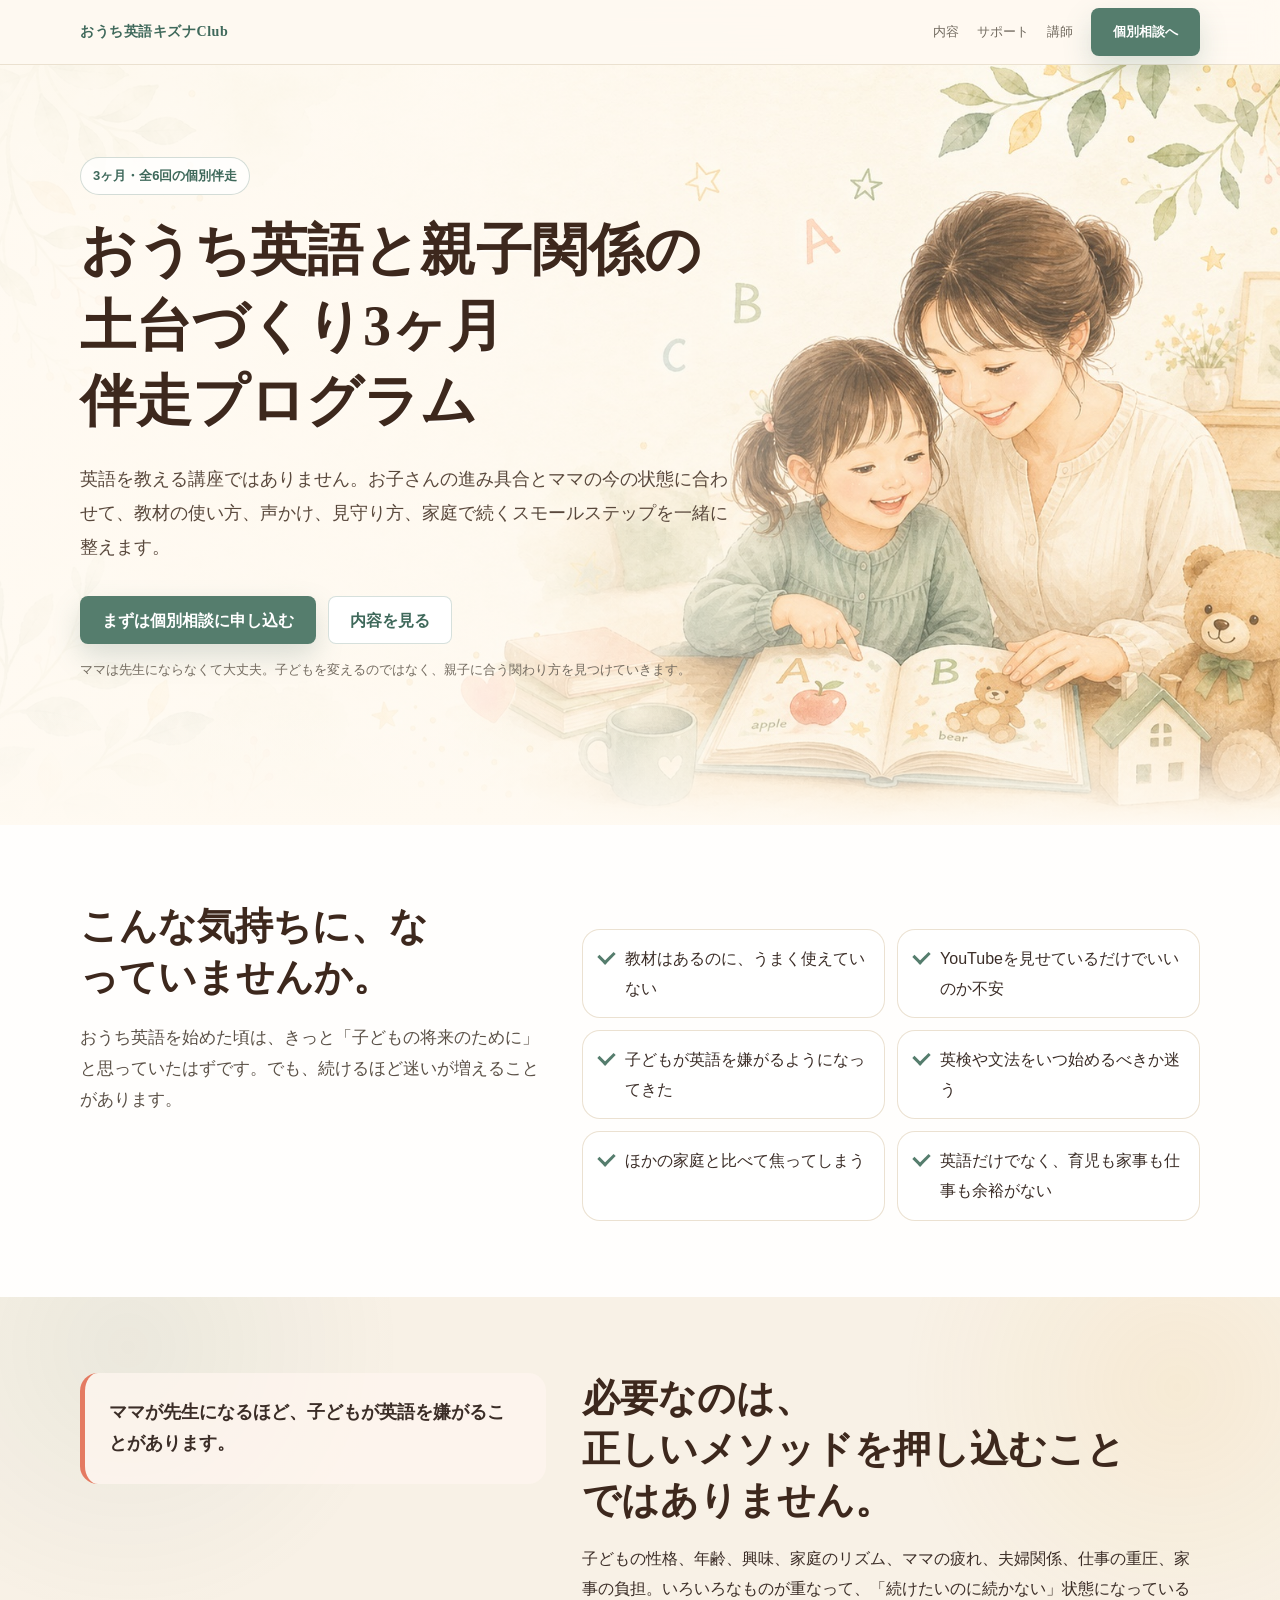
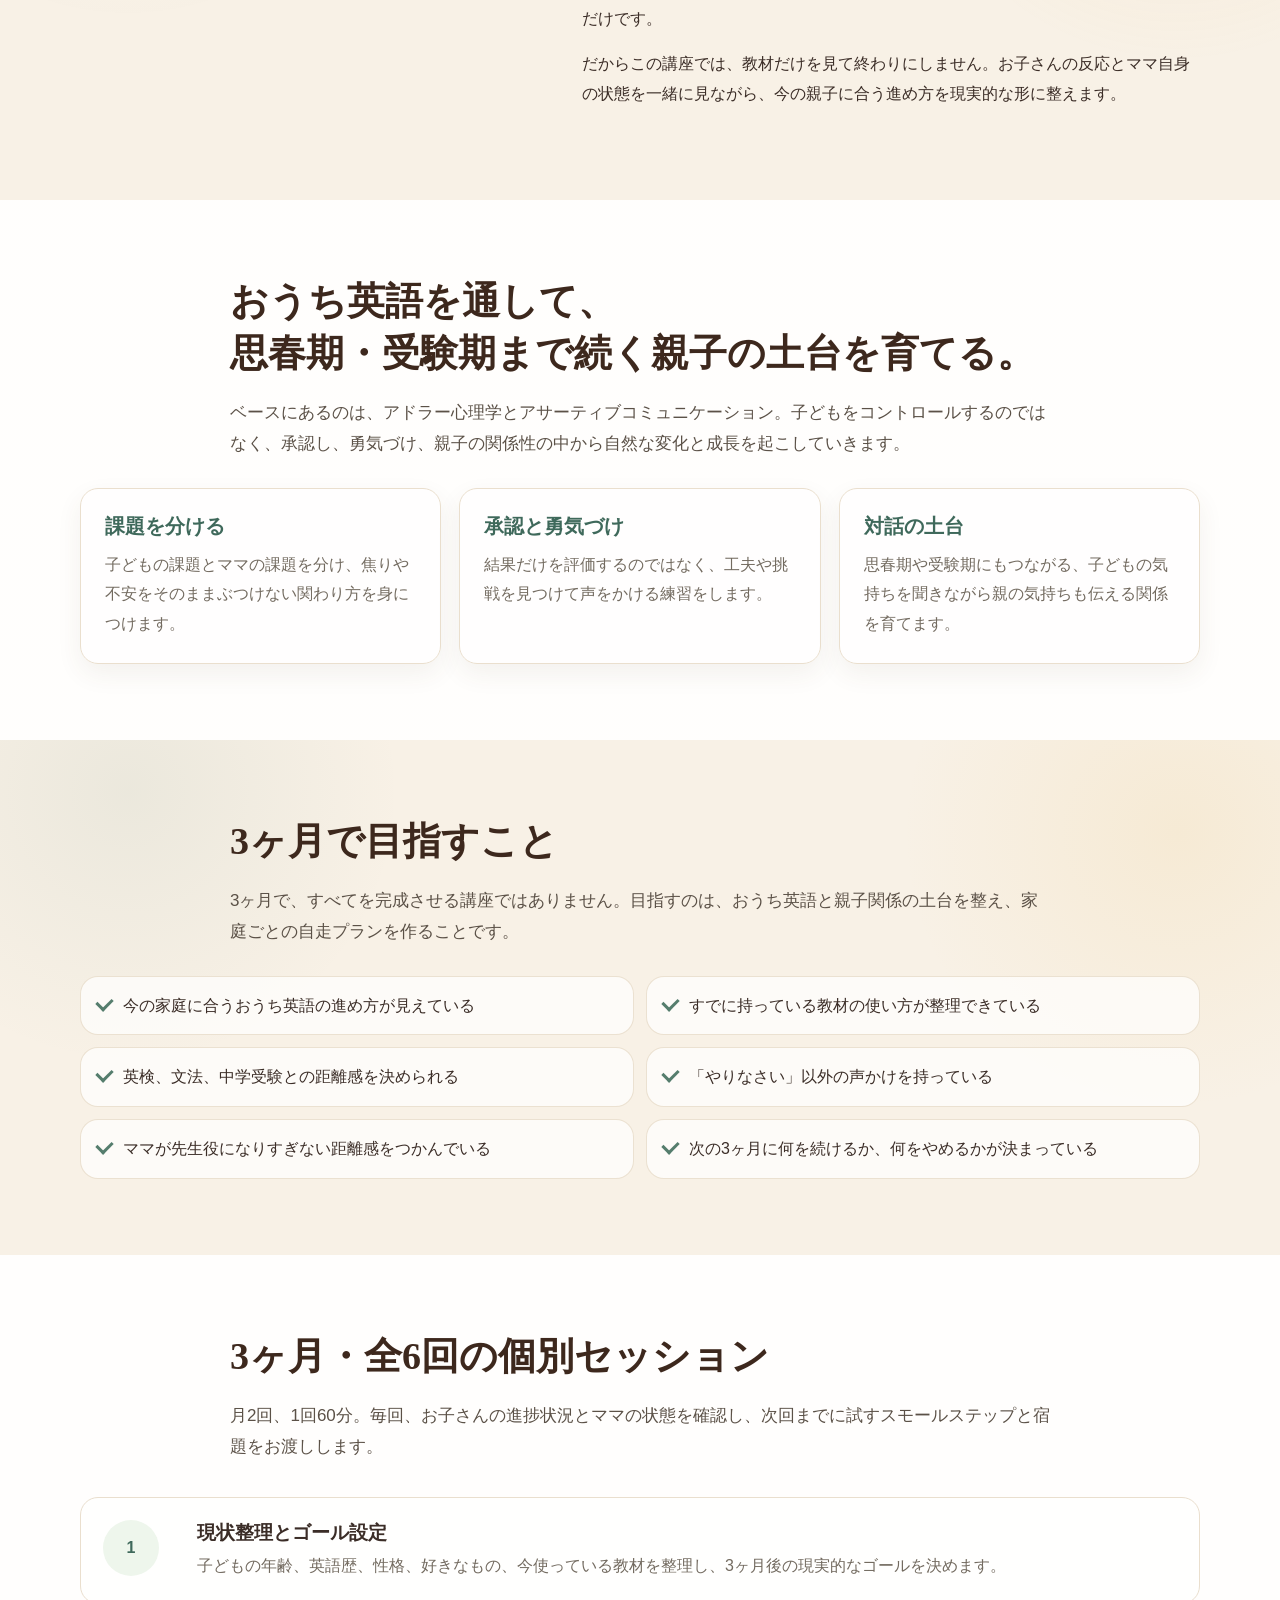
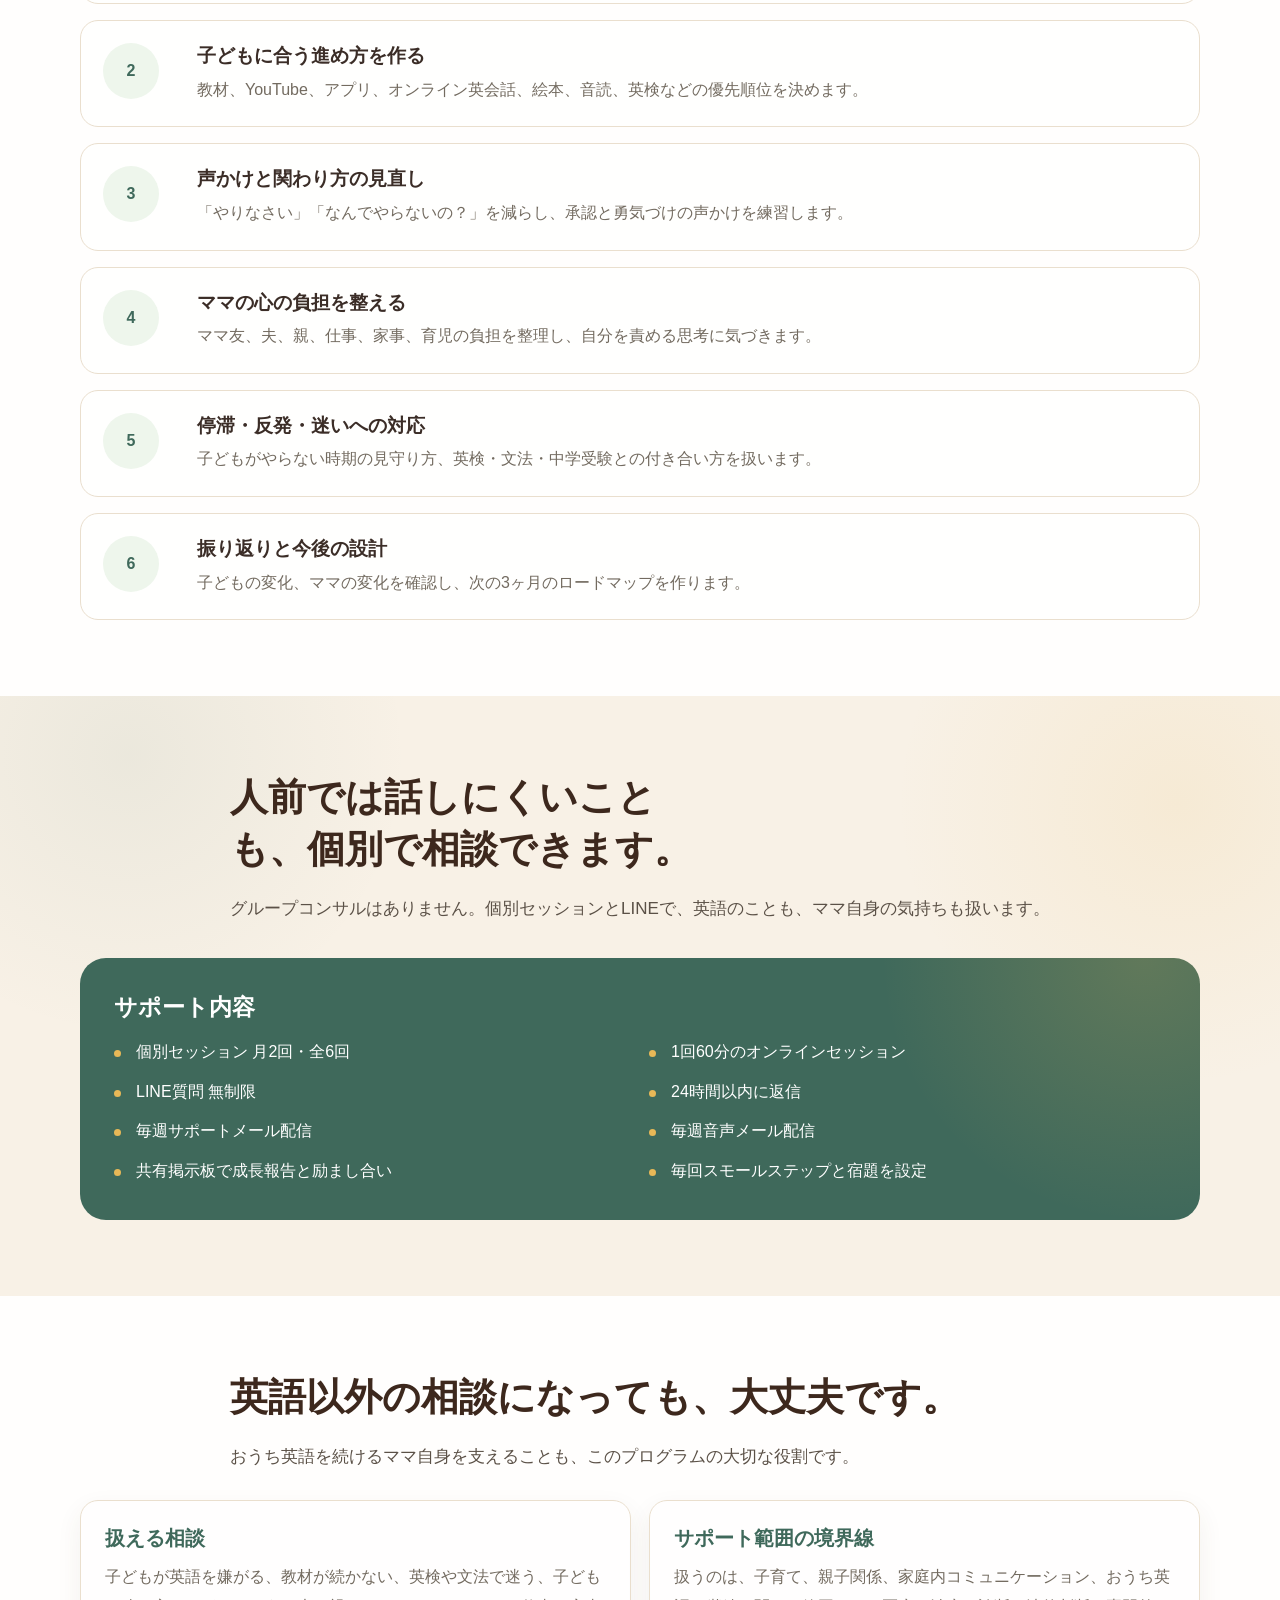
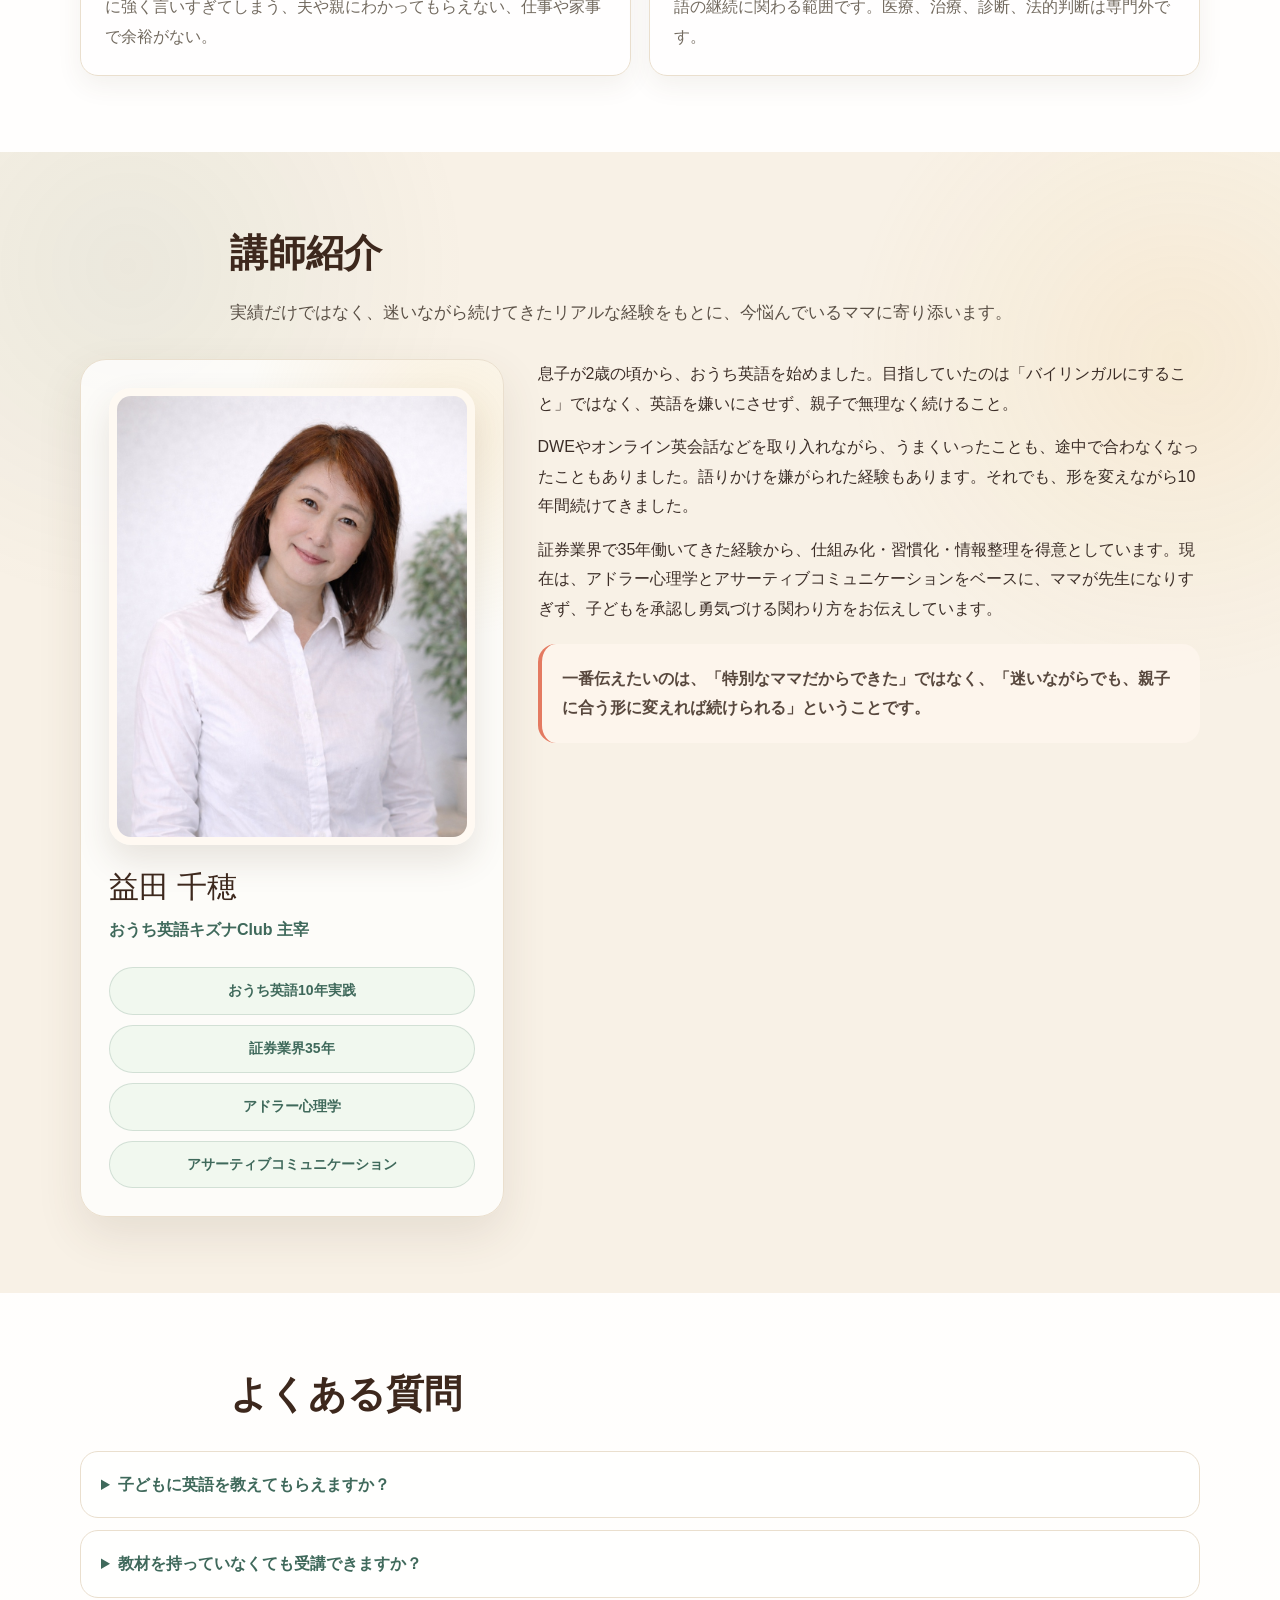
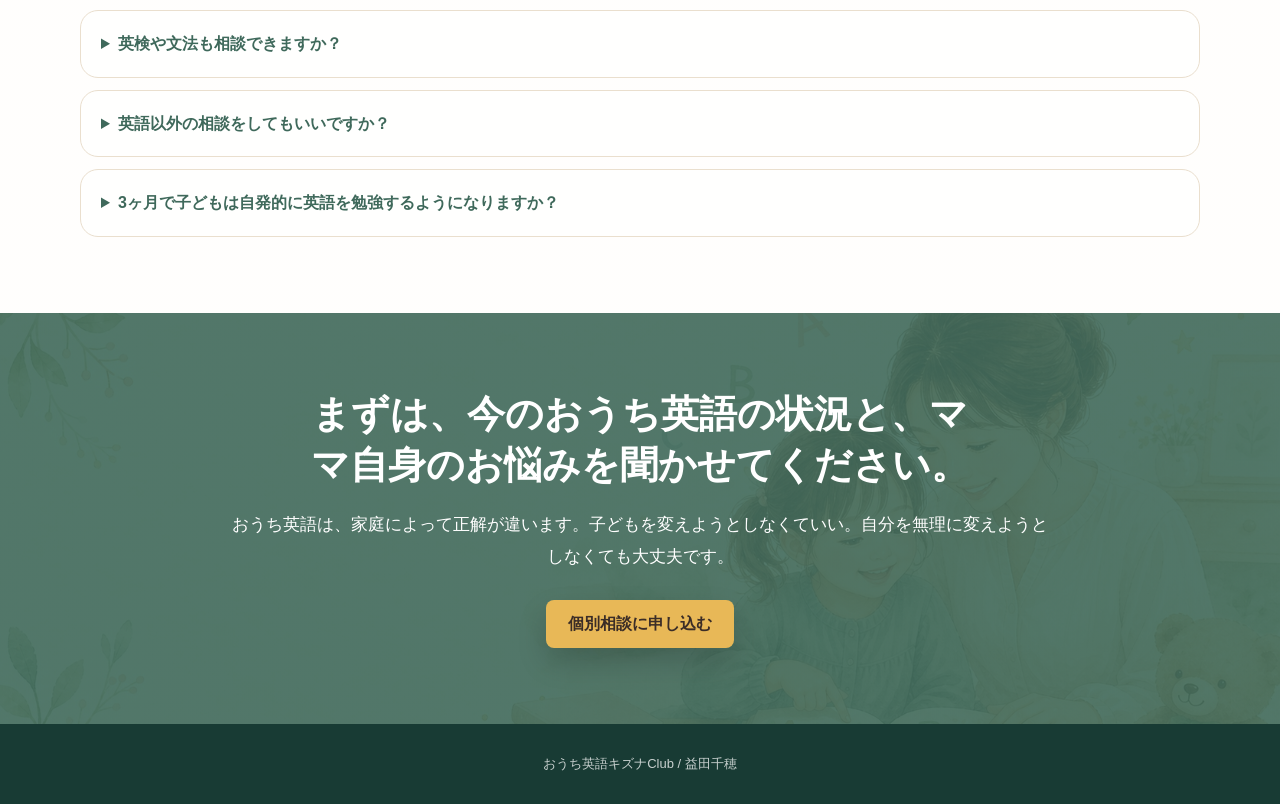
<file: 001_course/index.html>
<!doctype html>
<html lang="ja">
<head>
  <meta charset="utf-8">
  <meta name="viewport" content="width=device-width, initial-scale=1">
  <title>おうち英語と親子関係の土台づくり3ヶ月伴走プログラム</title>
  <meta name="description" content="英語を教える講座ではありません。お子さんの進み具合とママの今の状態に合わせて、おうち英語の進め方、声かけ、見守り方を整える3ヶ月の個別伴走プログラムです。">
  <meta property="og:title" content="おうち英語と親子関係の土台づくり3ヶ月伴走プログラム">
  <meta property="og:description" content="ママは先生にならなくて大丈夫。おうち英語を通して、思春期・受験期まで続く親子の土台を育てる3ヶ月の個別伴走プログラム。">
  <meta property="og:type" content="website">
  <meta property="og:url" content="https://ouchi-english.jp/001_course/index.html">
  <style>
    :root {
      --ink: #3b2d27;
      --muted: #736b60;
      --line: #eadfce;
      --paper: #fffaf2;
      --soft: #f8f1e6;
      --soft-2: #eef6ec;
      --white: #ffffff;
      --green: #557d6d;
      --green-dark: #3f695b;
      --coral: #e47a61;
      --yellow: #e8b857;
      --teal: #4e837a;
      --shadow: 0 18px 46px rgba(82, 65, 42, 0.11);
      --radius: 8px;
      --max: 1120px;
    }

    * {
      box-sizing: border-box;
    }

    html {
      scroll-behavior: smooth;
    }

    body {
      margin: 0;
      color: var(--ink);
      background:
        radial-gradient(circle at 8% 4%, rgba(130, 160, 132, 0.12), transparent 22%),
        radial-gradient(circle at 96% 18%, rgba(232, 184, 87, 0.12), transparent 24%),
        var(--paper);
      font-family: -apple-system, BlinkMacSystemFont, "Hiragino Sans", "Yu Gothic", "YuGothic", "Noto Sans JP", Meiryo, sans-serif;
      font-size: 16px;
      line-height: 1.85;
      letter-spacing: 0;
    }

    img, svg {
      max-width: 100%;
      display: block;
    }

    a {
      color: inherit;
    }

    .site-header {
      position: sticky;
      top: 0;
      z-index: 20;
      border-bottom: 1px solid rgba(234, 223, 206, 0.92);
      background: rgba(255, 250, 242, 0.9);
      backdrop-filter: blur(14px);
    }

    .nav {
      width: min(var(--max), calc(100% - 32px));
      min-height: 64px;
      margin: 0 auto;
      display: flex;
      align-items: center;
      justify-content: space-between;
      gap: 18px;
    }

    .brand {
      font-size: 14px;
      font-weight: 700;
      color: var(--green-dark);
      white-space: nowrap;
      font-family: "Hiragino Mincho ProN", "Yu Mincho", YuMincho, serif;
      letter-spacing: 0.04em;
    }

    .nav-links {
      display: flex;
      align-items: center;
      gap: 18px;
      font-size: 13px;
      color: var(--muted);
    }

    .nav-links a {
      text-decoration: none;
    }

    .button {
      display: inline-flex;
      align-items: center;
      justify-content: center;
      min-height: 48px;
      padding: 12px 22px;
      border: 0;
      border-radius: var(--radius);
      background: var(--green);
      color: var(--white);
      font-weight: 700;
      line-height: 1.35;
      text-decoration: none;
      box-shadow: 0 12px 28px rgba(85, 125, 109, 0.22);
      transition: transform 160ms ease, background 160ms ease, box-shadow 160ms ease;
    }

    .button:hover {
      transform: translateY(-1px);
      background: var(--green-dark);
      box-shadow: 0 16px 34px rgba(85, 125, 109, 0.28);
    }

    .button.secondary {
      background: var(--white);
      color: var(--green-dark);
      box-shadow: inset 0 0 0 1px rgba(85, 125, 109, 0.24);
    }

    .hero {
      position: relative;
      overflow: hidden;
      min-height: 760px;
      padding: 92px 0 78px;
      background:
        linear-gradient(90deg, rgba(255, 250, 242, 0.94) 0%, rgba(255, 250, 242, 0.86) 34%, rgba(255, 250, 242, 0.16) 70%),
        url("assets/hero-watercolor.jpg"),
        #fffaf2;
      background-size: cover;
      background-position: center;
    }

    .hero::after {
      content: "";
      position: absolute;
      left: 0;
      right: 0;
      bottom: -1px;
      height: 120px;
      background: linear-gradient(to bottom, rgba(255, 250, 242, 0), var(--paper));
      pointer-events: none;
    }

    .hero-inner {
      position: relative;
      z-index: 1;
      width: min(var(--max), calc(100% - 32px));
      margin: 0 auto;
      display: grid;
      grid-template-columns: minmax(0, 650px);
      gap: 0;
      align-items: center;
    }

    .eyebrow {
      width: fit-content;
      margin: 0 0 18px;
      padding: 6px 12px;
      border: 1px solid rgba(85, 125, 109, 0.26);
      border-radius: 999px;
      background: rgba(255, 255, 255, 0.76);
      color: var(--green-dark);
      font-size: 13px;
      font-weight: 700;
    }

    h1, h2, h3 {
      margin: 0;
      line-height: 1.35;
      letter-spacing: 0;
      text-wrap: balance;
    }

    h1 {
      max-width: 720px;
      font-family: "Hiragino Mincho ProN", "Yu Mincho", YuMincho, serif;
      font-size: clamp(34px, 4.7vw, 56px);
      font-weight: 600;
      color: #3d281d;
      text-shadow: 0 2px 0 rgba(255, 255, 255, 0.5);
    }

    .title-line {
      display: block;
    }

    .hero-lead {
      max-width: 680px;
      margin: 22px 0 0;
      color: #59483c;
      font-size: 18px;
      line-height: 1.9;
    }

    .hero-actions {
      margin-top: 32px;
      display: flex;
      flex-wrap: wrap;
      gap: 12px;
      align-items: center;
    }

    .note {
      margin-top: 14px;
      color: var(--muted);
      font-size: 13px;
    }

    .hero-visual {
      display: none;
    }

    section {
      padding: 76px 0;
    }

    .section-soft {
      background:
        radial-gradient(circle at 10% 10%, rgba(85, 125, 109, 0.08), transparent 22%),
        radial-gradient(circle at 92% 18%, rgba(232, 184, 87, 0.12), transparent 22%),
        var(--soft);
    }

    .section-white {
      background:
        linear-gradient(rgba(255, 255, 255, 0.82), rgba(255, 255, 255, 0.82)),
        var(--paper);
    }

    .wrap {
      width: min(var(--max), calc(100% - 32px));
      margin: 0 auto;
    }

    .narrow {
      max-width: 820px;
      margin: 0 auto;
    }

    .section-title {
      margin-bottom: 18px;
      font-family: "Hiragino Mincho ProN", "Yu Mincho", YuMincho, serif;
      font-size: clamp(26px, 3vw, 38px);
      font-weight: 600;
      color: #3d281d;
    }

    .nowrap {
      white-space: nowrap;
    }

    .section-lead {
      max-width: 820px;
      margin: 0;
      color: #5b5147;
      font-size: 17px;
    }

    .grid {
      display: grid;
      gap: 18px;
    }

    .grid.two {
      grid-template-columns: repeat(2, minmax(0, 1fr));
    }

    .grid.three {
      grid-template-columns: repeat(3, minmax(0, 1fr));
    }

    .card {
      border: 1px solid var(--line);
      border-radius: 18px;
      background: rgba(255, 255, 255, 0.74);
      padding: 24px;
      box-shadow: 0 10px 26px rgba(82, 65, 42, 0.07);
    }

    .card h3 {
      margin-bottom: 10px;
      color: var(--green-dark);
      font-family: "Hiragino Mincho ProN", "Yu Mincho", YuMincho, serif;
      font-size: 20px;
    }

    .card p {
      margin: 0;
      color: var(--muted);
    }

    .check-list {
      margin: 28px 0 0;
      padding: 0;
      list-style: none;
      display: grid;
      grid-template-columns: repeat(2, minmax(0, 1fr));
      gap: 12px;
    }

    .check-list li {
      position: relative;
      min-height: 54px;
      padding: 14px 16px 14px 42px;
      border: 1px solid rgba(234, 223, 206, 0.92);
      border-radius: 18px;
      background: rgba(255, 255, 255, 0.7);
    }

    .check-list li::before {
      content: "";
      position: absolute;
      left: 16px;
      top: 20px;
      width: 12px;
      height: 8px;
      border-left: 3px solid var(--green);
      border-bottom: 3px solid var(--green);
      transform: rotate(-45deg);
    }

    .story {
      display: grid;
      grid-template-columns: 0.86fr 1.14fr;
      gap: 36px;
      align-items: start;
    }

    .quote {
      border-left: 5px solid var(--coral);
      background: rgba(255, 246, 239, 0.76);
      padding: 24px;
      border-radius: 18px;
      font-family: "Hiragino Mincho ProN", "Yu Mincho", YuMincho, serif;
      font-size: 18px;
      font-weight: 700;
      line-height: 1.75;
    }

    .steps {
      margin-top: 34px;
      display: grid;
      gap: 16px;
    }

    .step {
      display: grid;
      grid-template-columns: 76px 1fr;
      gap: 18px;
      padding: 22px;
      border: 1px solid var(--line);
      border-radius: 18px;
      background: rgba(255, 255, 255, 0.76);
    }

    .step-number {
      width: 56px;
      height: 56px;
      border-radius: 50%;
      display: grid;
      place-items: center;
      background: #eef6ec;
      color: var(--green-dark);
      font-weight: 800;
    }

    .step h3 {
      margin-bottom: 6px;
      font-size: 19px;
    }

    .step p {
      margin: 0;
      color: var(--muted);
    }

    .support-box {
      margin-top: 34px;
      border-radius: 26px;
      background:
        radial-gradient(circle at 95% 0%, rgba(232, 184, 87, 0.2), transparent 24%),
        var(--green-dark);
      color: var(--white);
      padding: 34px;
    }

    .support-box h3 {
      margin-bottom: 14px;
      font-size: 23px;
    }

    .support-list {
      margin: 0;
      padding: 0;
      list-style: none;
      display: grid;
      grid-template-columns: repeat(2, minmax(0, 1fr));
      gap: 10px 18px;
    }

    .support-list li {
      position: relative;
      padding-left: 22px;
    }

    .support-list li::before {
      content: "";
      position: absolute;
      left: 0;
      top: 13px;
      width: 7px;
      height: 7px;
      border-radius: 50%;
      background: var(--yellow);
    }

    .price {
      display: grid;
      grid-template-columns: repeat(2, minmax(0, 1fr));
      gap: 18px;
      margin-top: 28px;
    }

    .price-card {
      padding: 28px;
      border: 1px solid var(--line);
      border-radius: 18px;
      background: rgba(255, 255, 255, 0.78);
      box-shadow: var(--shadow);
    }

    .price-label {
      color: var(--green-dark);
      font-family: "Hiragino Mincho ProN", "Yu Mincho", YuMincho, serif;
      font-weight: 800;
    }

    .profile {
      display: grid;
      grid-template-columns: minmax(280px, 0.78fr) minmax(0, 1.22fr);
      gap: 34px;
      align-items: start;
      margin-top: 30px;
    }

    .profile-card {
      border: 1px solid var(--line);
      border-radius: 26px;
      background:
        radial-gradient(circle at 88% 8%, rgba(232, 184, 87, 0.18), transparent 24%),
        rgba(255, 255, 255, 0.78);
      padding: 28px;
      box-shadow: var(--shadow);
    }

    .profile-photo {
      width: 100%;
      aspect-ratio: 4 / 5;
      margin-bottom: 22px;
      border-radius: 22px;
      object-fit: cover;
      object-position: 50% 34%;
      border: 8px solid rgba(255, 250, 242, 0.86);
      box-shadow: 0 16px 34px rgba(82, 65, 42, 0.13);
    }

    .profile-name {
      margin: 0;
      font-family: "Hiragino Mincho ProN", "Yu Mincho", YuMincho, serif;
      font-size: 30px;
      line-height: 1.35;
      color: #3d281d;
    }

    .profile-role {
      margin: 8px 0 0;
      color: var(--green-dark);
      font-weight: 800;
    }

    .profile-tags {
      margin: 22px 0 0;
      padding: 0;
      list-style: none;
      display: grid;
      gap: 10px;
    }

    .profile-tags li {
      padding: 10px 12px;
      border: 1px solid rgba(85, 125, 109, 0.2);
      border-radius: 999px;
      background: rgba(238, 246, 236, 0.78);
      color: var(--green-dark);
      font-size: 14px;
      font-weight: 700;
      text-align: center;
    }

    .profile-body p {
      margin: 0 0 14px;
    }

    .profile-message {
      margin-top: 20px;
      border-left: 4px solid var(--coral);
      border-radius: 18px;
      background: rgba(255, 246, 239, 0.78);
      padding: 20px;
      color: #58483e;
      font-weight: 700;
    }

    .price-value {
      margin-top: 8px;
      font-size: clamp(30px, 4vw, 44px);
      font-weight: 800;
      line-height: 1.2;
    }

    .price-value span {
      font-size: 16px;
      font-weight: 700;
      color: var(--muted);
    }

    .faq {
      margin-top: 30px;
      display: grid;
      gap: 12px;
    }

    details {
      border: 1px solid var(--line);
      border-radius: 18px;
      background: rgba(255, 255, 255, 0.76);
      padding: 18px 20px;
    }

    summary {
      cursor: pointer;
      color: var(--green-dark);
      font-weight: 800;
    }

    details p {
      margin: 12px 0 0;
      color: var(--muted);
    }

    .final-cta {
      text-align: center;
      background:
        linear-gradient(rgba(63, 105, 91, 0.9), rgba(63, 105, 91, 0.9)),
        url("assets/hero-watercolor.jpg");
      background-size: cover;
      background-position: center;
      color: var(--white);
    }

    .final-cta .section-title,
    .final-cta .section-lead {
      color: var(--white);
      margin-left: auto;
      margin-right: auto;
    }

    .final-cta .button {
      margin-top: 28px;
      background: var(--yellow);
      color: var(--ink);
      box-shadow: 0 14px 30px rgba(0, 0, 0, 0.16);
    }

    .site-footer {
      padding: 28px 0;
      background: #183b34;
      color: rgba(255, 255, 255, 0.76);
      font-size: 13px;
      text-align: center;
    }

    .mt-28 {
      margin-top: 28px;
    }

    @media (max-width: 920px) {
      .nav-links a:not(.button) {
        display: none;
      }

      .hero-inner,
      .story,
      .profile,
      .grid.two,
      .grid.three,
      .price {
        grid-template-columns: 1fr;
      }

      .hero {
        padding-top: 44px;
        min-height: 680px;
        background:
          linear-gradient(180deg, rgba(255, 250, 242, 0.96) 0%, rgba(255, 250, 242, 0.9) 48%, rgba(255, 250, 242, 0.42) 100%),
          url("assets/hero-watercolor.jpg"),
          #fffaf2;
        background-size: cover;
        background-position: 68% center;
      }

      .hero-visual {
        min-height: 360px;
      }

      .check-list,
      .support-list {
        grid-template-columns: 1fr;
      }
    }

    @media (max-width: 560px) {
      body {
        font-size: 15px;
      }

      .nav {
        width: min(100% - 24px, var(--max));
      }

      .brand {
        white-space: normal;
        line-height: 1.35;
      }

      .nav .button {
        min-height: 42px;
        padding: 10px 12px;
        font-size: 13px;
      }

      .hero-inner,
      .wrap {
        width: min(100% - 24px, var(--max));
      }

      .hero {
        min-height: 720px;
        padding-bottom: 250px;
        background:
          linear-gradient(180deg, rgba(255, 250, 242, 0.98) 0%, rgba(255, 250, 242, 0.94) 54%, rgba(255, 250, 242, 0.18) 100%),
          url("assets/hero-watercolor.jpg"),
          #fffaf2;
        background-size: auto 100%, auto 54%;
        background-repeat: no-repeat;
        background-position: center top, center bottom;
      }

      h1 {
        font-size: clamp(31px, 9vw, 43px);
      }

      .section-title {
        font-size: clamp(25px, 7vw, 34px);
      }

      .nowrap {
        white-space: normal;
      }

      section {
        padding: 54px 0;
      }

      .hero-actions {
        align-items: stretch;
        flex-direction: column;
      }

      .button {
        width: 100%;
      }

      .card,
      .step,
      .price-card,
      .support-box {
        padding: 20px;
      }

      .step {
        grid-template-columns: 1fr;
      }
    }
  </style>
</head>
<body>
  <header class="site-header">
    <nav class="nav" aria-label="メインナビゲーション">
      <div class="brand">おうち英語キズナClub</div>
      <div class="nav-links">
        <a href="#program">内容</a>
        <a href="#support">サポート</a>
        <a href="#profile">講師</a>
        <a class="button" href="https://utage-system.com/event/LrAKtuQ2iehZ/register">個別相談へ</a>
      </div>
    </nav>
  </header>

  <main>
    <section class="hero">
      <div class="hero-inner">
        <div>
          <p class="eyebrow">3ヶ月・全6回の個別伴走</p>
          <h1>
            <span class="title-line">おうち英語と親子関係の</span>
            <span class="title-line">土台づくり3ヶ月伴走プログラム</span>
          </h1>
          <p class="hero-lead">
            英語を教える講座ではありません。お子さんの進み具合とママの今の状態に合わせて、教材の使い方、声かけ、見守り方、家庭で続くスモールステップを一緒に整えます。
          </p>
          <div class="hero-actions">
            <a class="button" href="https://utage-system.com/event/LrAKtuQ2iehZ/register">まずは個別相談に申し込む</a>
            <a class="button secondary" href="#program">内容を見る</a>
          </div>
          <p class="note">ママは先生にならなくて大丈夫。子どもを変えるのではなく、親子に合う関わり方を見つけていきます。</p>
        </div>
        <div class="hero-visual" role="img" aria-label="親子がおうちで安心して学びに向かうイメージ"></div>
      </div>
    </section>

    <section class="section-white">
      <div class="wrap story">
        <div>
          <h2 class="section-title">こんな気持ちに、なっていませんか。</h2>
          <p class="section-lead">
            おうち英語を始めた頃は、きっと「子どもの将来のために」と思っていたはずです。でも、続けるほど迷いが増えることがあります。
          </p>
        </div>
        <ul class="check-list" aria-label="よくある悩み">
          <li>教材はあるのに、うまく使えていない</li>
          <li>YouTubeを見せているだけでいいのか不安</li>
          <li>子どもが英語を嫌がるようになってきた</li>
          <li>英検や文法をいつ始めるべきか迷う</li>
          <li>ほかの家庭と比べて焦ってしまう</li>
          <li>英語だけでなく、育児も家事も仕事も余裕がない</li>
        </ul>
      </div>
    </section>

    <section class="section-soft">
      <div class="wrap story">
        <div class="quote">
          ママが先生になるほど、子どもが英語を嫌がることがあります。
        </div>
        <div>
          <h2 class="section-title">必要なのは、<span class="nowrap">正しいメソッドを押し込むこと</span>ではありません。</h2>
          <p>
            子どもの性格、年齢、興味、家庭のリズム、ママの疲れ、夫婦関係、仕事の重圧、家事の負担。いろいろなものが重なって、「続けたいのに続かない」状態になっているだけです。
          </p>
          <p>
            だからこの講座では、教材だけを見て終わりにしません。お子さんの反応とママ自身の状態を一緒に見ながら、今の親子に合う進め方を現実的な形に整えます。
          </p>
        </div>
      </div>
    </section>

    <section class="section-white">
      <div class="wrap">
        <div class="narrow">
          <h2 class="section-title">おうち英語を通して、<span class="nowrap">思春期・受験期まで続く</span>親子の土台を育てる。</h2>
          <p class="section-lead">
            ベースにあるのは、アドラー心理学とアサーティブコミュニケーション。子どもをコントロールするのではなく、承認し、勇気づけ、親子の関係性の中から自然な変化と成長を起こしていきます。
          </p>
        </div>
        <div class="grid three mt-28">
          <article class="card">
            <h3>課題を分ける</h3>
            <p>子どもの課題とママの課題を分け、焦りや不安をそのままぶつけない関わり方を身につけます。</p>
          </article>
          <article class="card">
            <h3>承認と勇気づけ</h3>
            <p>結果だけを評価するのではなく、工夫や挑戦を見つけて声をかける練習をします。</p>
          </article>
          <article class="card">
            <h3>対話の土台</h3>
            <p>思春期や受験期にもつながる、子どもの気持ちを聞きながら親の気持ちも伝える関係を育てます。</p>
          </article>
        </div>
      </div>
    </section>

    <section id="program" class="section-soft">
      <div class="wrap">
        <div class="narrow">
          <h2 class="section-title">3ヶ月で目指すこと</h2>
          <p class="section-lead">
            3ヶ月で、すべてを完成させる講座ではありません。目指すのは、おうち英語と親子関係の土台を整え、家庭ごとの自走プランを作ることです。
          </p>
        </div>
        <ul class="check-list">
          <li>今の家庭に合うおうち英語の進め方が見えている</li>
          <li>すでに持っている教材の使い方が整理できている</li>
          <li>英検、文法、中学受験との距離感を決められる</li>
          <li>「やりなさい」以外の声かけを持っている</li>
          <li>ママが先生役になりすぎない距離感をつかんでいる</li>
          <li>次の3ヶ月に何を続けるか、何をやめるかが決まっている</li>
        </ul>
      </div>
    </section>

    <section class="section-white">
      <div class="wrap">
        <div class="narrow">
          <h2 class="section-title">3ヶ月・全6回の<span class="nowrap">個別セッション</span></h2>
          <p class="section-lead">
            月2回、1回60分。毎回、お子さんの進捗状況とママの状態を確認し、次回までに試すスモールステップと宿題をお渡しします。
          </p>
        </div>
        <div class="steps">
          <article class="step">
            <div class="step-number">1</div>
            <div>
              <h3>現状整理とゴール設定</h3>
              <p>子どもの年齢、英語歴、性格、好きなもの、今使っている教材を整理し、3ヶ月後の現実的なゴールを決めます。</p>
            </div>
          </article>
          <article class="step">
            <div class="step-number">2</div>
            <div>
              <h3>子どもに合う進め方を作る</h3>
              <p>教材、YouTube、アプリ、オンライン英会話、絵本、音読、英検などの優先順位を決めます。</p>
            </div>
          </article>
          <article class="step">
            <div class="step-number">3</div>
            <div>
              <h3>声かけと関わり方の見直し</h3>
              <p>「やりなさい」「なんでやらないの？」を減らし、承認と勇気づけの声かけを練習します。</p>
            </div>
          </article>
          <article class="step">
            <div class="step-number">4</div>
            <div>
              <h3>ママの心の負担を整える</h3>
              <p>ママ友、夫、親、仕事、家事、育児の負担を整理し、自分を責める思考に気づきます。</p>
            </div>
          </article>
          <article class="step">
            <div class="step-number">5</div>
            <div>
              <h3>停滞・反発・迷いへの対応</h3>
              <p>子どもがやらない時期の見守り方、英検・文法・中学受験との付き合い方を扱います。</p>
            </div>
          </article>
          <article class="step">
            <div class="step-number">6</div>
            <div>
              <h3>振り返りと今後の設計</h3>
              <p>子どもの変化、ママの変化を確認し、次の3ヶ月のロードマップを作ります。</p>
            </div>
          </article>
        </div>
      </div>
    </section>

    <section id="support" class="section-soft">
      <div class="wrap">
        <div class="narrow">
          <h2 class="section-title">人前では話しにくいことも、個別で相談できます。</h2>
          <p class="section-lead">
            グループコンサルはありません。個別セッションとLINEで、英語のことも、ママ自身の気持ちも扱います。
          </p>
        </div>
        <div class="support-box">
          <h3>サポート内容</h3>
          <ul class="support-list">
            <li>個別セッション 月2回・全6回</li>
            <li>1回60分のオンラインセッション</li>
            <li>LINE質問 無制限</li>
            <li>24時間以内に返信</li>
            <li>毎週サポートメール配信</li>
            <li>毎週音声メール配信</li>
            <li>共有掲示板で成長報告と励まし合い</li>
            <li>毎回スモールステップと宿題を設定</li>
          </ul>
        </div>
      </div>
    </section>

    <section class="section-white">
      <div class="wrap">
        <div class="narrow">
          <h2 class="section-title">英語以外の相談になっても、大丈夫です。</h2>
          <p class="section-lead">
            おうち英語を続けるママ自身を支えることも、このプログラムの大切な役割です。
          </p>
        </div>
        <div class="grid two mt-28">
          <article class="card">
            <h3>扱える相談</h3>
            <p>子どもが英語を嫌がる、教材が続かない、英検や文法で迷う、子どもに強く言いすぎてしまう、夫や親にわかってもらえない、仕事や家事で余裕がない。</p>
          </article>
          <article class="card">
            <h3>サポート範囲の境界線</h3>
            <p>扱うのは、子育て、親子関係、家庭内コミュニケーション、おうち英語の継続に関わる範囲です。医療、治療、診断、法的判断は専門外です。</p>
          </article>
        </div>
      </div>
    </section>

    <section id="profile" class="section-soft">
      <div class="wrap">
        <div class="narrow">
          <h2 class="section-title">講師紹介</h2>
          <p class="section-lead">
            実績だけではなく、迷いながら続けてきたリアルな経験をもとに、今悩んでいるママに寄り添います。
          </p>
        </div>
        <div class="profile">
          <aside class="profile-card">
            <img class="profile-photo" src="assets/instructor-chiho.jpg" alt="おうち英語キズナClub主宰 益田千穂のプロフィール写真">
            <p class="profile-name">益田 千穂</p>
            <p class="profile-role">おうち英語キズナClub 主宰</p>
            <ul class="profile-tags">
              <li>おうち英語10年実践</li>
              <li>証券業界35年</li>
              <li>アドラー心理学</li>
              <li>アサーティブコミュニケーション</li>
            </ul>
          </aside>
          <div class="profile-body">
            <p>
              息子が2歳の頃から、おうち英語を始めました。目指していたのは「バイリンガルにすること」ではなく、英語を嫌いにさせず、親子で無理なく続けること。
            </p>
            <p>
              DWEやオンライン英会話などを取り入れながら、うまくいったことも、途中で合わなくなったこともありました。語りかけを嫌がられた経験もあります。それでも、形を変えながら10年間続けてきました。
            </p>
            <p>
              証券業界で35年働いてきた経験から、仕組み化・習慣化・情報整理を得意としています。現在は、アドラー心理学とアサーティブコミュニケーションをベースに、ママが先生になりすぎず、子どもを承認し勇気づける関わり方をお伝えしています。
            </p>
            <div class="profile-message">
              一番伝えたいのは、「特別なママだからできた」ではなく、「迷いながらでも、親子に合う形に変えれば続けられる」ということです。
            </div>
          </div>
        </div>
      </div>
    </section>

    <section class="section-white">
      <div class="wrap">
        <div class="narrow">
          <h2 class="section-title">よくある質問</h2>
        </div>
        <div class="faq">
          <details>
            <summary>子どもに英語を教えてもらえますか？</summary>
            <p>この講座では、英語そのものの指導は行いません。お子さんに合う教材、サービス、家庭での進め方、声かけ、見守り方を一緒に整えます。</p>
          </details>
          <details>
            <summary>教材を持っていなくても受講できますか？</summary>
            <p>受講できます。YouTube、アプリ、オンライン英会話、2万円以下で始めやすい教材など、家庭に合う選択肢を一緒に考えます。</p>
          </details>
          <details>
            <summary>英検や文法も相談できますか？</summary>
            <p>相談できます。ただし、英検も文法も、すべての子に今すぐ必要なわけではありません。年齢、性格、目的、負担感に合わせて一緒に判断します。</p>
          </details>
          <details>
            <summary>英語以外の相談をしてもいいですか？</summary>
            <p>大丈夫です。ママ友、夫、親、仕事、家事、育児の負担など、おうち英語を続けるうえで影響していることは扱えます。</p>
          </details>
          <details>
            <summary>3ヶ月で子どもは自発的に英語を勉強するようになりますか？</summary>
            <p>必ずそうなるとは約束できません。このプログラムで目指すのは、子どもを無理に変えることではなく、家庭に合う進め方と関わり方を整えることです。</p>
          </details>
        </div>
      </div>
    </section>

    <section id="contact" class="final-cta">
      <div class="wrap">
        <h2 class="section-title">まずは、今のおうち英語の状況と、ママ自身のお悩みを聞かせてください。</h2>
        <p class="section-lead">
          おうち英語は、家庭によって正解が違います。子どもを変えようとしなくていい。自分を無理に変えようとしなくても大丈夫です。
        </p>
        <a class="button" href="https://utage-system.com/event/LrAKtuQ2iehZ/register" aria-label="個別相談に申し込む">個別相談に申し込む</a>
      </div>
    </section>
  </main>

  <footer class="site-footer">
    <div class="wrap">
      おうち英語キズナClub / 益田千穂
    </div>
  </footer>
</body>
</html>
</file>
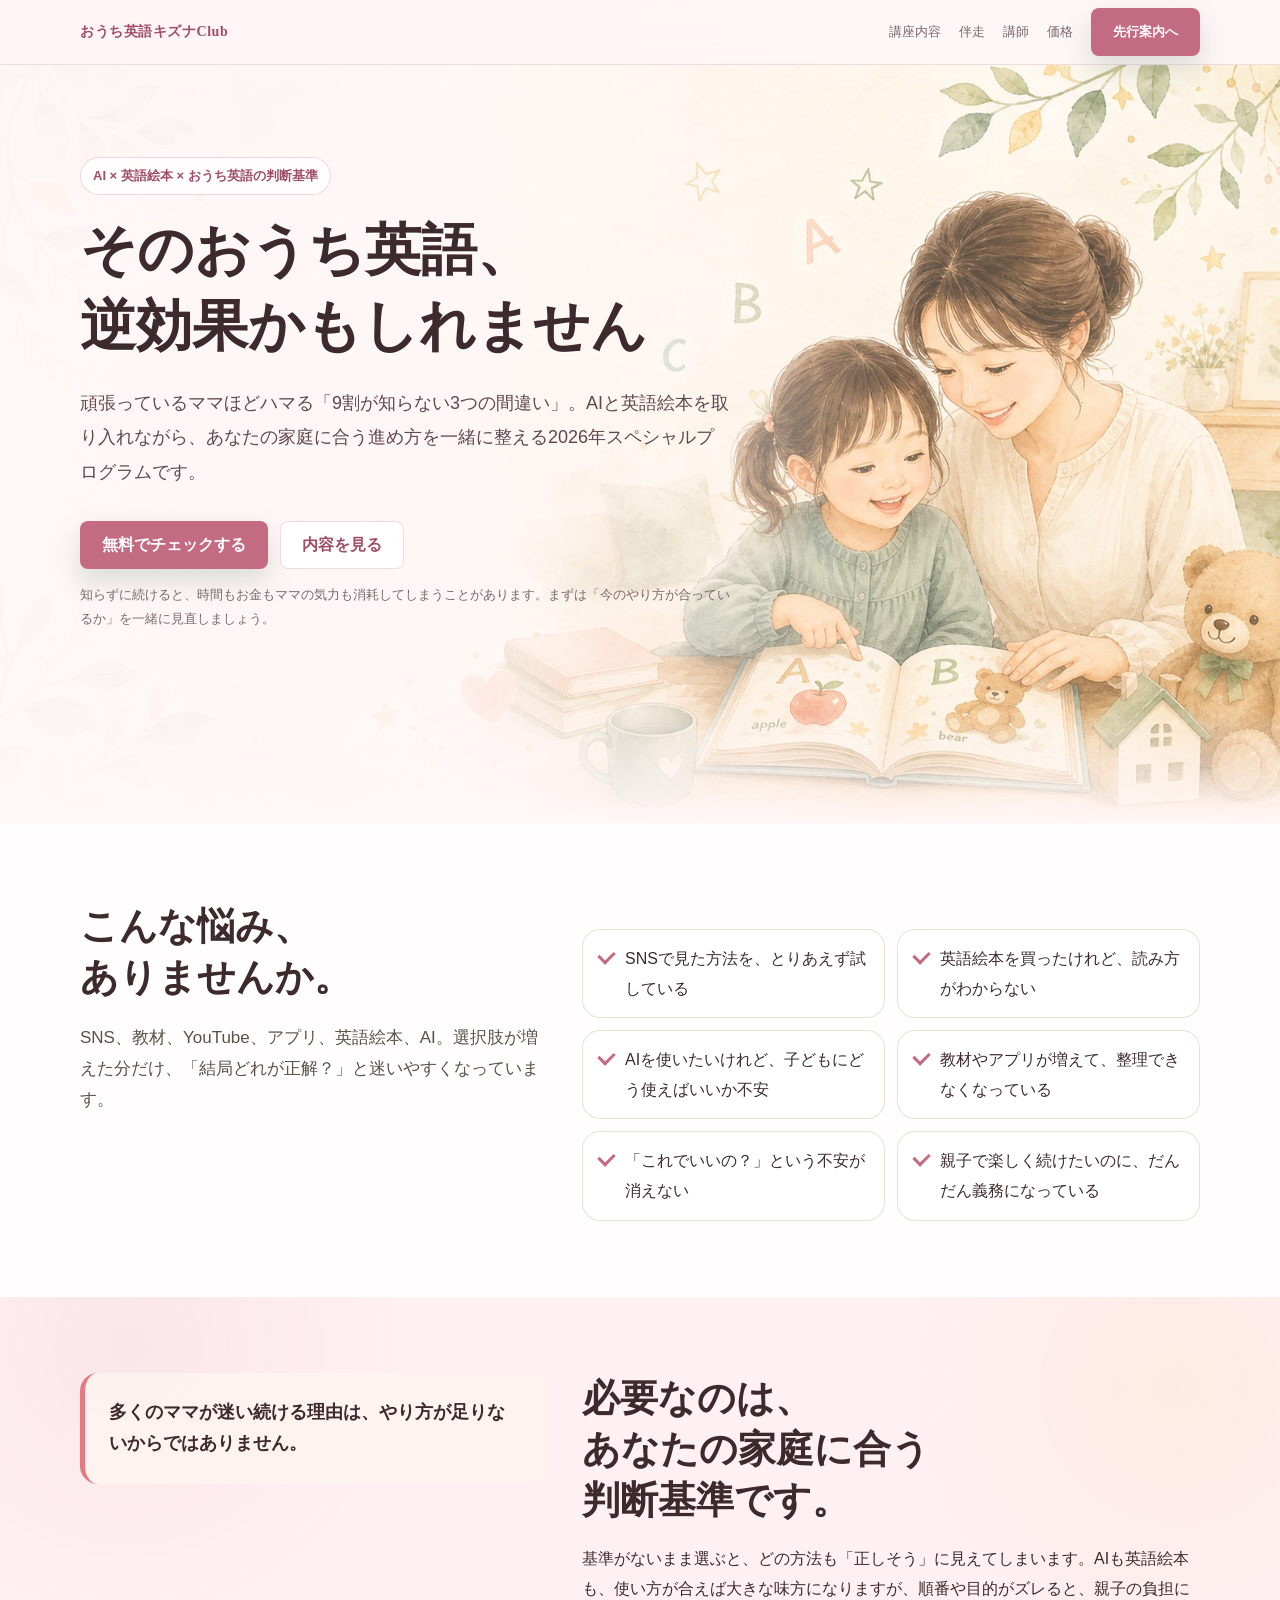
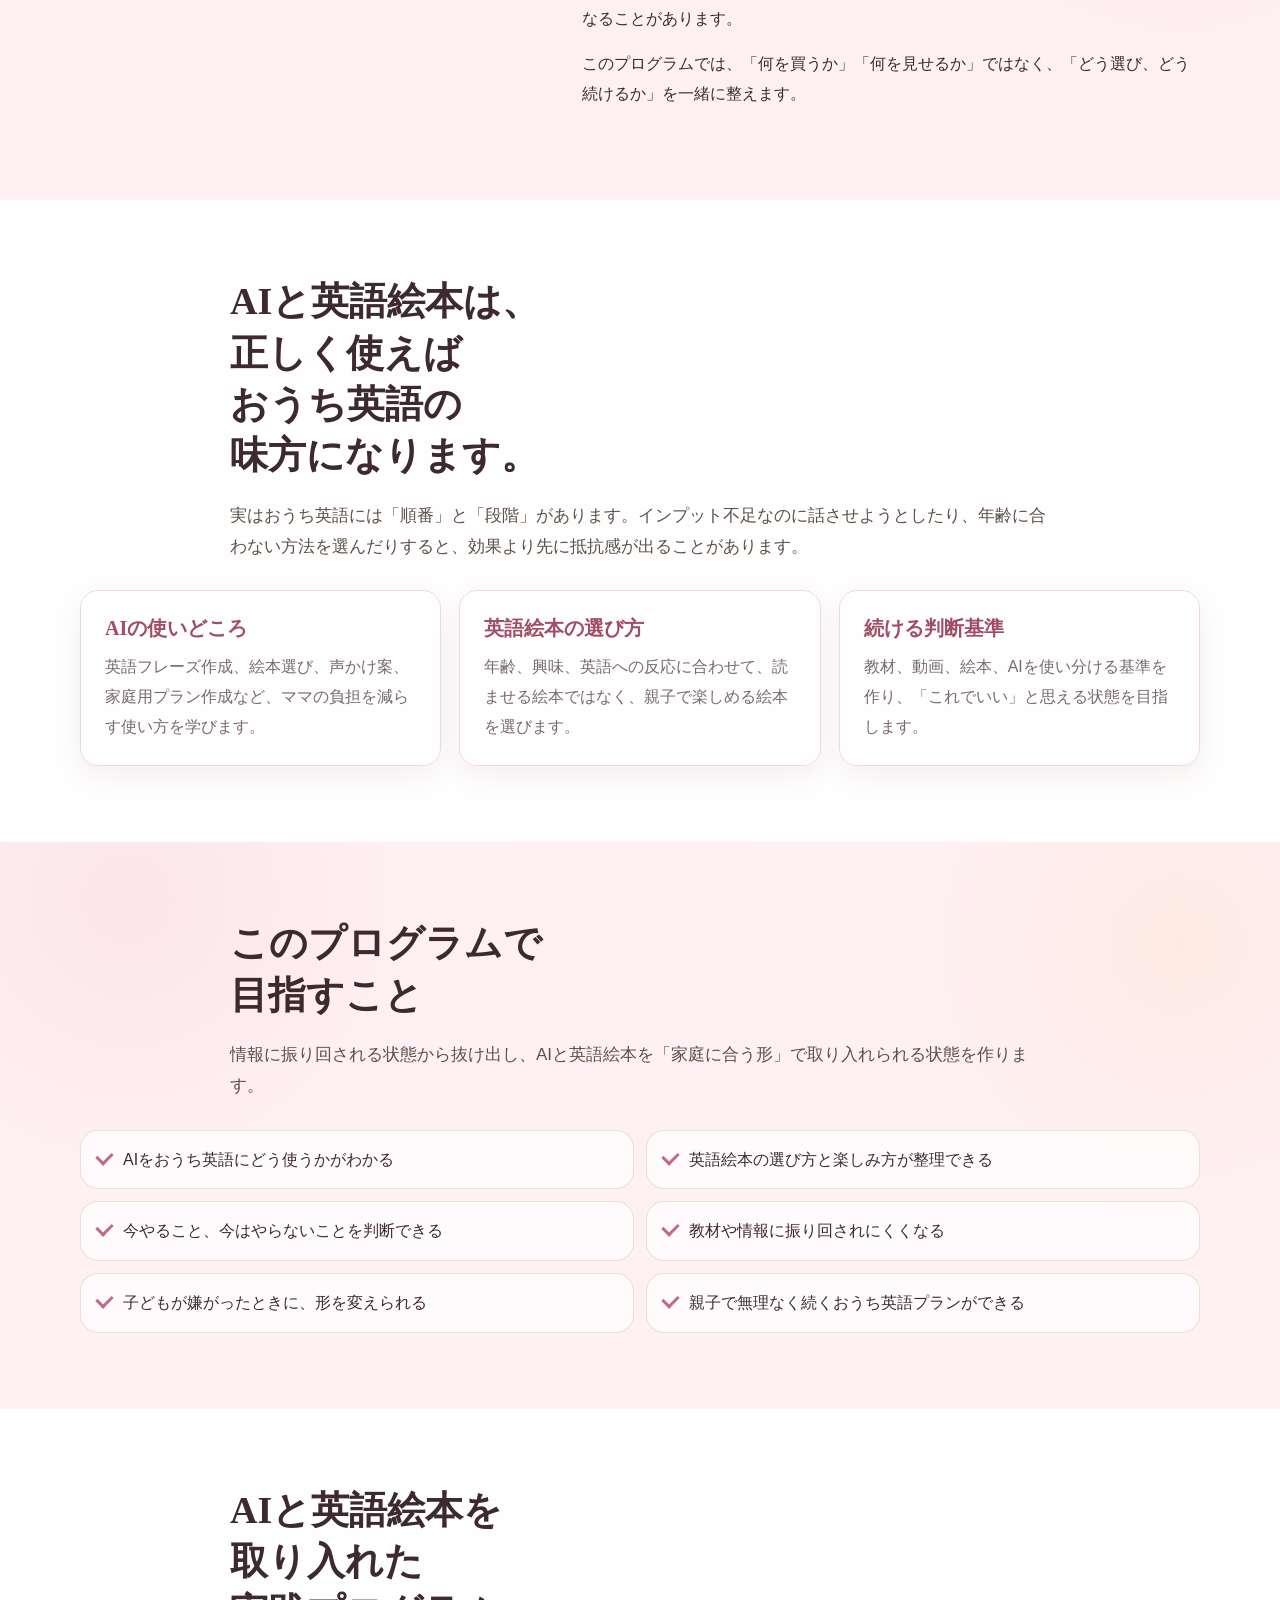
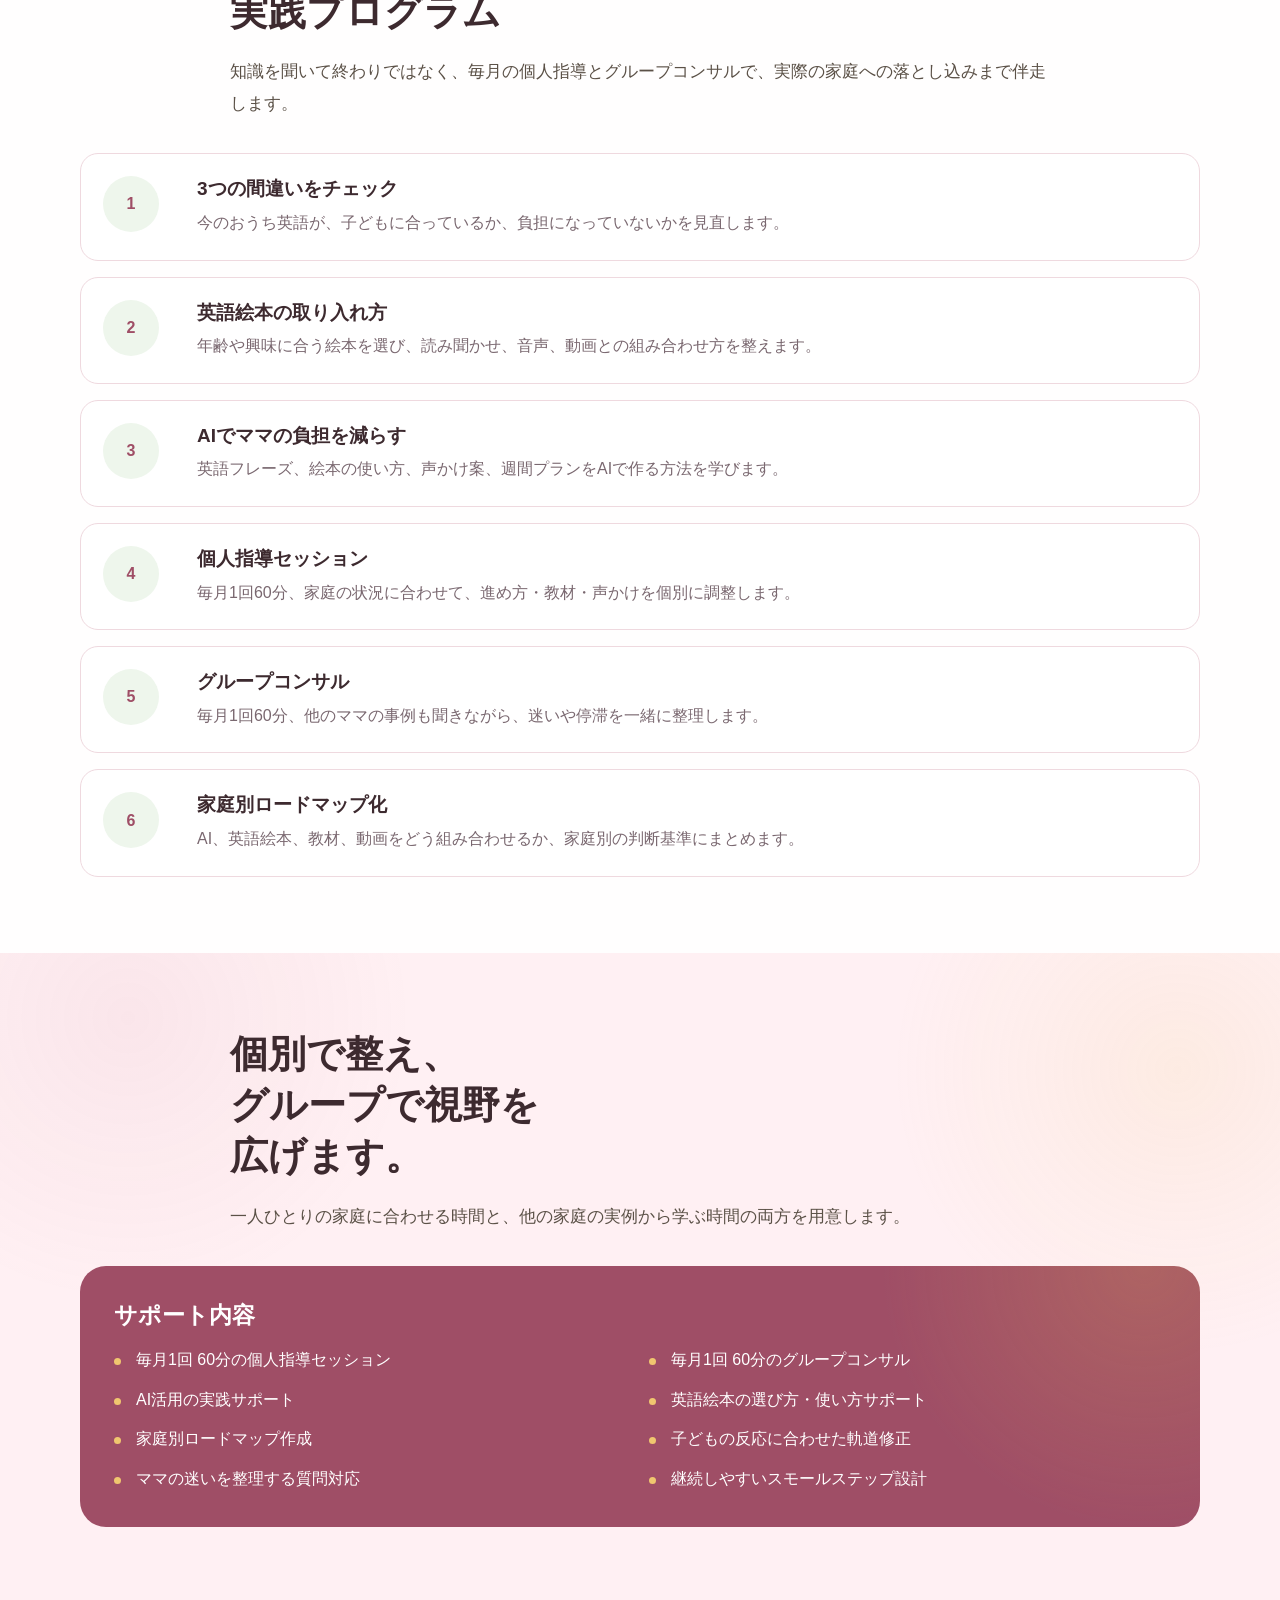
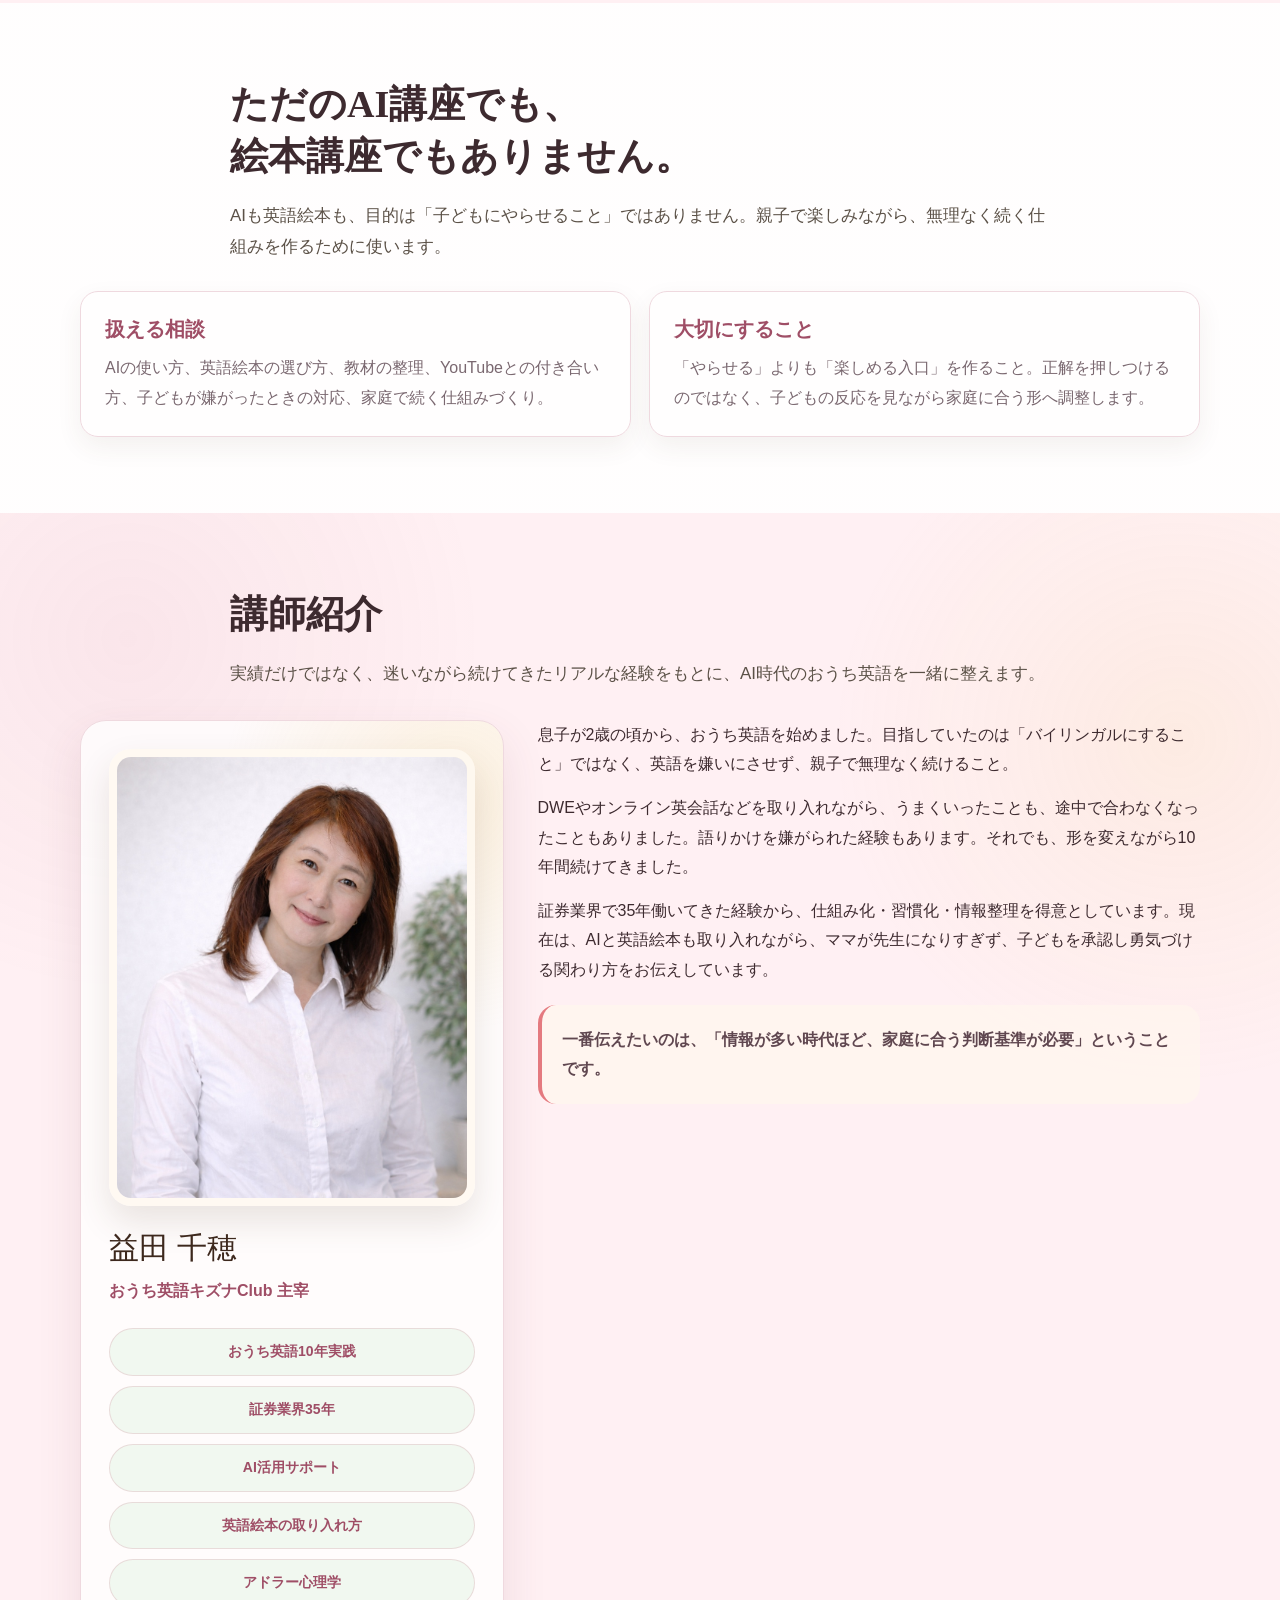
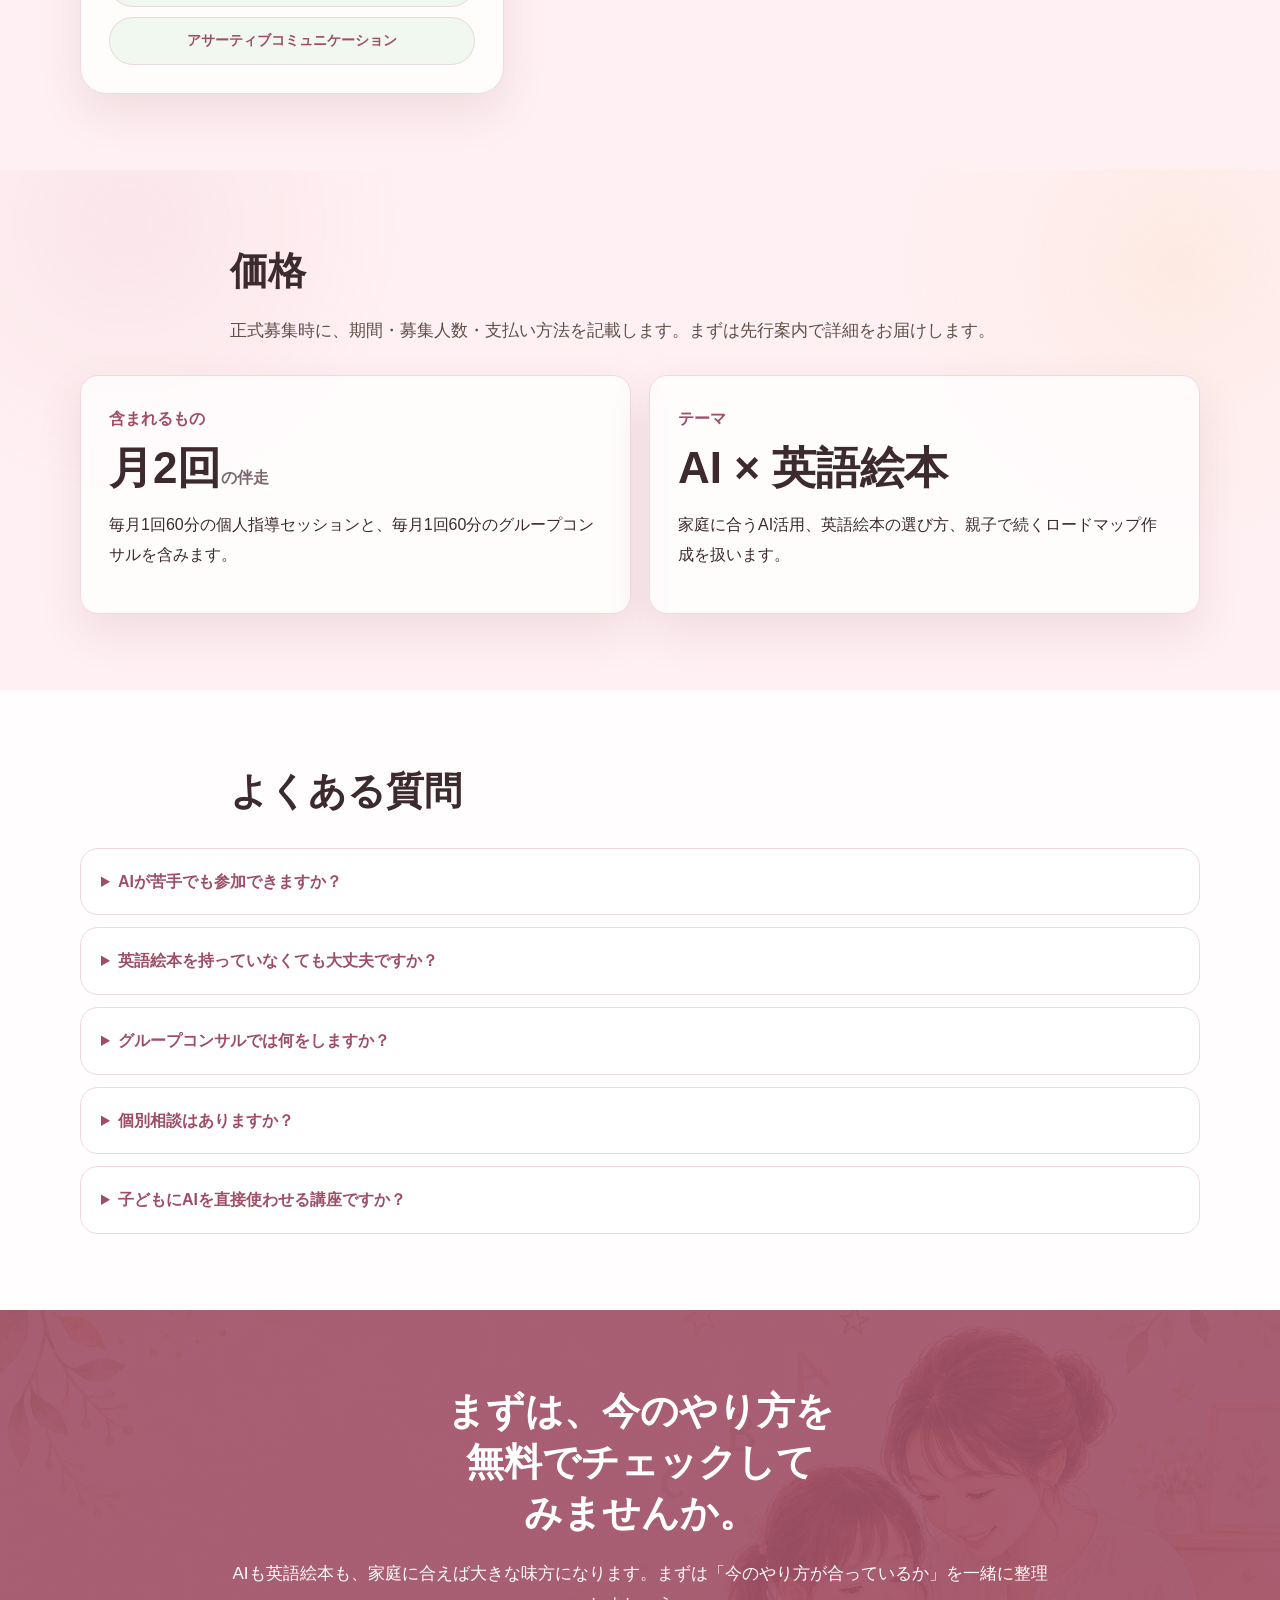
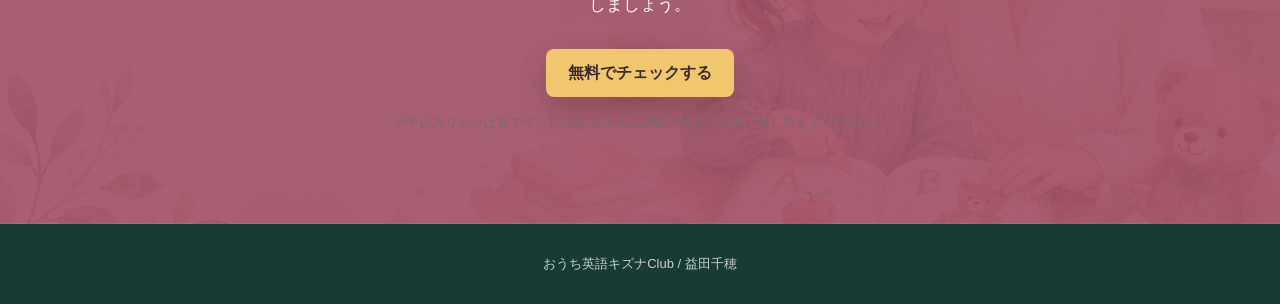
<file: 2026_sp/index.html>
<!doctype html>
<html lang="ja">
<head>
  <meta charset="utf-8">
  <meta name="viewport" content="width=device-width, initial-scale=1">
  <title>AIと英語絵本で迷わない おうち英語2026スペシャルプログラム</title>
  <meta name="description" content="SNSや教材情報に振り回されず、AIと英語絵本を家庭に合う形で取り入れるおうち英語プログラム。毎月1回60分の個人指導セッションと、月1回60分のグループコンサル付き。">
  <meta property="og:title" content="AIと英語絵本で迷わない おうち英語2026スペシャルプログラム">
  <meta property="og:description" content="AIと英語絵本を取り入れながら、家庭に合うおうち英語の判断基準を作る。個人指導とグルコン付きの2026年スペシャルプログラム。">
  <meta property="og:type" content="website">
  <meta property="og:url" content="https://ouchi-english.jp/2026_sp/index.html">
  <style>
    :root {
      --ink: #3d2a2f;
      --muted: #7a6870;
      --line: #efd9df;
      --paper: #fff7f8;
      --soft: #fff0f3;
      --soft-2: #f8edf1;
      --white: #ffffff;
      --green: #c46b84;
      --green-dark: #9f4e66;
      --coral: #e47a7f;
      --yellow: #f0c66f;
      --teal: #8a6f91;
      --shadow: 0 18px 46px rgba(105, 55, 72, 0.11);
      --radius: 8px;
      --max: 1120px;
    }

    * {
      box-sizing: border-box;
    }

    html {
      scroll-behavior: smooth;
    }

    body {
      margin: 0;
      color: var(--ink);
      background:
        radial-gradient(circle at 8% 4%, rgba(196, 107, 132, 0.12), transparent 22%),
        radial-gradient(circle at 96% 18%, rgba(240, 198, 111, 0.14), transparent 24%),
        var(--paper);
      font-family: -apple-system, BlinkMacSystemFont, "Hiragino Sans", "Yu Gothic", "YuGothic", "Noto Sans JP", Meiryo, sans-serif;
      font-size: 16px;
      line-height: 1.85;
      letter-spacing: 0;
    }

    img, svg {
      max-width: 100%;
      display: block;
    }

    a {
      color: inherit;
    }

    .site-header {
      position: sticky;
      top: 0;
      z-index: 20;
      border-bottom: 1px solid rgba(239, 217, 223, 0.92);
      background: rgba(255, 247, 248, 0.9);
      backdrop-filter: blur(14px);
    }

    .nav {
      width: min(var(--max), calc(100% - 32px));
      min-height: 64px;
      margin: 0 auto;
      display: flex;
      align-items: center;
      justify-content: space-between;
      gap: 18px;
    }

    .brand {
      font-size: 14px;
      font-weight: 700;
      color: var(--green-dark);
      white-space: nowrap;
      font-family: "Hiragino Mincho ProN", "Yu Mincho", YuMincho, serif;
      letter-spacing: 0.04em;
    }

    .nav-links {
      display: flex;
      align-items: center;
      gap: 18px;
      font-size: 13px;
      color: var(--muted);
    }

    .nav-links a {
      text-decoration: none;
    }

    .button {
      display: inline-flex;
      align-items: center;
      justify-content: center;
      min-height: 48px;
      padding: 12px 22px;
      border: 0;
      border-radius: var(--radius);
      background: var(--green);
      color: var(--white);
      font-weight: 700;
      line-height: 1.35;
      text-decoration: none;
      box-shadow: 0 12px 28px rgba(85, 125, 109, 0.22);
      transition: transform 160ms ease, background 160ms ease, box-shadow 160ms ease;
    }

    .button:hover {
      transform: translateY(-1px);
      background: var(--green-dark);
      box-shadow: 0 16px 34px rgba(85, 125, 109, 0.28);
    }

    .button.secondary {
      background: var(--white);
      color: var(--green-dark);
      box-shadow: inset 0 0 0 1px rgba(196, 107, 132, 0.24);
    }

    .hero {
      position: relative;
      overflow: hidden;
      min-height: 760px;
      padding: 92px 0 78px;
      background:
        linear-gradient(90deg, rgba(255, 247, 248, 0.96) 0%, rgba(255, 247, 248, 0.88) 34%, rgba(255, 247, 248, 0.18) 70%),
        url("assets/hero-watercolor.jpg"),
        #fff7f8;
      background-size: cover;
      background-position: center;
    }

    .hero::after {
      content: "";
      position: absolute;
      left: 0;
      right: 0;
      bottom: -1px;
      height: 120px;
      background: linear-gradient(to bottom, rgba(255, 247, 248, 0), var(--paper));
      pointer-events: none;
    }

    .hero-inner {
      position: relative;
      z-index: 1;
      width: min(var(--max), calc(100% - 32px));
      margin: 0 auto;
      display: grid;
      grid-template-columns: minmax(0, 650px);
      gap: 0;
      align-items: center;
    }

    .eyebrow {
      width: fit-content;
      margin: 0 0 18px;
      padding: 6px 12px;
      border: 1px solid rgba(196, 107, 132, 0.26);
      border-radius: 999px;
      background: rgba(255, 255, 255, 0.76);
      color: var(--green-dark);
      font-size: 13px;
      font-weight: 700;
    }

    h1, h2, h3 {
      margin: 0;
      line-height: 1.35;
      letter-spacing: 0;
      text-wrap: balance;
      word-break: keep-all;
      overflow-wrap: normal;
      line-break: strict;
    }

    h1 {
      max-width: 720px;
      font-family: "Hiragino Mincho ProN", "Yu Mincho", YuMincho, serif;
      font-size: clamp(34px, 4.7vw, 56px);
      font-weight: 600;
      color: #3d2a2f;
      text-shadow: 0 2px 0 rgba(255, 255, 255, 0.5);
    }

    .title-line {
      display: block;
    }

    .phrase {
      display: inline-block;
    }

    .hero-lead {
      max-width: 680px;
      margin: 22px 0 0;
      color: #5f4850;
      font-size: 18px;
      line-height: 1.9;
    }

    .hero-actions {
      margin-top: 32px;
      display: flex;
      flex-wrap: wrap;
      gap: 12px;
      align-items: center;
    }

    .note {
      margin-top: 14px;
      color: var(--muted);
      font-size: 13px;
    }

    .hero-visual {
      display: none;
    }

    section {
      padding: 76px 0;
    }

    .section-soft {
      background:
        radial-gradient(circle at 10% 10%, rgba(196, 107, 132, 0.08), transparent 22%),
        radial-gradient(circle at 92% 18%, rgba(240, 198, 111, 0.12), transparent 22%),
        var(--soft);
    }

    .section-white {
      background:
        linear-gradient(rgba(255, 255, 255, 0.82), rgba(255, 255, 255, 0.82)),
        var(--paper);
    }

    .wrap {
      width: min(var(--max), calc(100% - 32px));
      margin: 0 auto;
    }

    .narrow {
      max-width: 820px;
      margin: 0 auto;
    }

    .section-title {
      margin-bottom: 18px;
      font-family: "Hiragino Mincho ProN", "Yu Mincho", YuMincho, serif;
      font-size: clamp(26px, 3vw, 38px);
      font-weight: 600;
      color: #3d2a2f;
    }

    .nowrap {
      white-space: nowrap;
    }

    .section-lead {
      max-width: 820px;
      margin: 0;
      color: #5b5147;
      font-size: 17px;
    }

    .grid {
      display: grid;
      gap: 18px;
    }

    .grid.two {
      grid-template-columns: repeat(2, minmax(0, 1fr));
    }

    .grid.three {
      grid-template-columns: repeat(3, minmax(0, 1fr));
    }

    .card {
      border: 1px solid var(--line);
      border-radius: 18px;
      background: rgba(255, 255, 255, 0.74);
      padding: 24px;
      box-shadow: 0 10px 26px rgba(82, 65, 42, 0.07);
    }

    .card h3 {
      margin-bottom: 10px;
      color: var(--green-dark);
      font-family: "Hiragino Mincho ProN", "Yu Mincho", YuMincho, serif;
      font-size: 20px;
    }

    .card p {
      margin: 0;
      color: var(--muted);
    }

    .check-list {
      margin: 28px 0 0;
      padding: 0;
      list-style: none;
      display: grid;
      grid-template-columns: repeat(2, minmax(0, 1fr));
      gap: 12px;
    }

    .check-list li {
      position: relative;
      min-height: 54px;
      padding: 14px 16px 14px 42px;
      border: 1px solid rgba(234, 223, 206, 0.92);
      border-radius: 18px;
      background: rgba(255, 255, 255, 0.7);
    }

    .check-list li::before {
      content: "";
      position: absolute;
      left: 16px;
      top: 20px;
      width: 12px;
      height: 8px;
      border-left: 3px solid var(--green);
      border-bottom: 3px solid var(--green);
      transform: rotate(-45deg);
    }

    .story {
      display: grid;
      grid-template-columns: 0.86fr 1.14fr;
      gap: 36px;
      align-items: start;
    }

    .quote {
      border-left: 5px solid var(--coral);
      background: rgba(255, 246, 239, 0.76);
      padding: 24px;
      border-radius: 18px;
      font-family: "Hiragino Mincho ProN", "Yu Mincho", YuMincho, serif;
      font-size: 18px;
      font-weight: 700;
      line-height: 1.75;
    }

    .steps {
      margin-top: 34px;
      display: grid;
      gap: 16px;
    }

    .step {
      display: grid;
      grid-template-columns: 76px 1fr;
      gap: 18px;
      padding: 22px;
      border: 1px solid var(--line);
      border-radius: 18px;
      background: rgba(255, 255, 255, 0.76);
    }

    .step-number {
      width: 56px;
      height: 56px;
      border-radius: 50%;
      display: grid;
      place-items: center;
      background: #eef6ec;
      color: var(--green-dark);
      font-weight: 800;
    }

    .step h3 {
      margin-bottom: 6px;
      font-size: 19px;
    }

    .step p {
      margin: 0;
      color: var(--muted);
    }

    .support-box {
      margin-top: 34px;
      border-radius: 26px;
      background:
        radial-gradient(circle at 95% 0%, rgba(232, 184, 87, 0.2), transparent 24%),
        var(--green-dark);
      color: var(--white);
      padding: 34px;
    }

    .support-box h3 {
      margin-bottom: 14px;
      font-size: 23px;
    }

    .support-list {
      margin: 0;
      padding: 0;
      list-style: none;
      display: grid;
      grid-template-columns: repeat(2, minmax(0, 1fr));
      gap: 10px 18px;
    }

    .support-list li {
      position: relative;
      padding-left: 22px;
    }

    .support-list li::before {
      content: "";
      position: absolute;
      left: 0;
      top: 13px;
      width: 7px;
      height: 7px;
      border-radius: 50%;
      background: var(--yellow);
    }

    .price {
      display: grid;
      grid-template-columns: repeat(2, minmax(0, 1fr));
      gap: 18px;
      margin-top: 28px;
    }

    .price-card {
      padding: 28px;
      border: 1px solid var(--line);
      border-radius: 18px;
      background: rgba(255, 255, 255, 0.78);
      box-shadow: var(--shadow);
    }

    .price-label {
      color: var(--green-dark);
      font-family: "Hiragino Mincho ProN", "Yu Mincho", YuMincho, serif;
      font-weight: 800;
    }

    .profile {
      display: grid;
      grid-template-columns: minmax(280px, 0.78fr) minmax(0, 1.22fr);
      gap: 34px;
      align-items: start;
      margin-top: 30px;
    }

    .profile-card {
      border: 1px solid var(--line);
      border-radius: 26px;
      background:
        radial-gradient(circle at 88% 8%, rgba(232, 184, 87, 0.18), transparent 24%),
        rgba(255, 255, 255, 0.78);
      padding: 28px;
      box-shadow: var(--shadow);
    }

    .profile-photo {
      width: 100%;
      aspect-ratio: 4 / 5;
      margin-bottom: 22px;
      border-radius: 22px;
      object-fit: cover;
      object-position: 50% 34%;
      border: 8px solid rgba(255, 250, 242, 0.86);
      box-shadow: 0 16px 34px rgba(82, 65, 42, 0.13);
    }

    .profile-name {
      margin: 0;
      font-family: "Hiragino Mincho ProN", "Yu Mincho", YuMincho, serif;
      font-size: 30px;
      line-height: 1.35;
      color: #3d281d;
    }

    .profile-role {
      margin: 8px 0 0;
      color: var(--green-dark);
      font-weight: 800;
    }

    .profile-tags {
      margin: 22px 0 0;
      padding: 0;
      list-style: none;
      display: grid;
      gap: 10px;
    }

    .profile-tags li {
      padding: 10px 12px;
      border: 1px solid rgba(196, 107, 132, 0.2);
      border-radius: 999px;
      background: rgba(238, 246, 236, 0.78);
      color: var(--green-dark);
      font-size: 14px;
      font-weight: 700;
      text-align: center;
    }

    .profile-body p {
      margin: 0 0 14px;
    }

    .profile-message {
      margin-top: 20px;
      border-left: 4px solid var(--coral);
      border-radius: 18px;
      background: rgba(255, 246, 239, 0.78);
      padding: 20px;
      color: #604750;
      font-weight: 700;
    }

    .price-value {
      margin-top: 8px;
      font-size: clamp(30px, 4vw, 44px);
      font-weight: 800;
      line-height: 1.2;
    }

    .price-value span {
      font-size: 16px;
      font-weight: 700;
      color: var(--muted);
    }

    .faq {
      margin-top: 30px;
      display: grid;
      gap: 12px;
    }

    details {
      border: 1px solid var(--line);
      border-radius: 18px;
      background: rgba(255, 255, 255, 0.76);
      padding: 18px 20px;
    }

    summary {
      cursor: pointer;
      color: var(--green-dark);
      font-weight: 800;
    }

    details p {
      margin: 12px 0 0;
      color: var(--muted);
    }

    .final-cta {
      text-align: center;
      background:
        linear-gradient(rgba(159, 78, 102, 0.9), rgba(159, 78, 102, 0.9)),
        url("assets/hero-watercolor.jpg");
      background-size: cover;
      background-position: center;
      color: var(--white);
    }

    .final-cta .section-title,
    .final-cta .section-lead {
      color: var(--white);
      margin-left: auto;
      margin-right: auto;
    }

    .final-cta .button {
      margin-top: 28px;
      background: var(--yellow);
      color: var(--ink);
      box-shadow: 0 14px 30px rgba(0, 0, 0, 0.16);
    }

    .site-footer {
      padding: 28px 0;
      background: #183b34;
      color: rgba(255, 255, 255, 0.76);
      font-size: 13px;
      text-align: center;
    }

    .mt-28 {
      margin-top: 28px;
    }

    @media (max-width: 920px) {
      .nav-links a:not(.button) {
        display: none;
      }

      .hero-inner,
      .story,
      .profile,
      .grid.two,
      .grid.three,
      .price {
        grid-template-columns: 1fr;
      }

      .hero {
        padding-top: 44px;
        min-height: 680px;
        background:
          linear-gradient(180deg, rgba(255, 247, 248, 0.97) 0%, rgba(255, 247, 248, 0.91) 48%, rgba(255, 247, 248, 0.42) 100%),
          url("assets/hero-watercolor.jpg"),
          #fffaf2;
        background-size: cover;
        background-position: 68% center;
      }

      .hero-visual {
        min-height: 360px;
      }

      .check-list,
      .support-list {
        grid-template-columns: 1fr;
      }
    }

    @media (max-width: 560px) {
      body {
        font-size: 15px;
      }

      .nav {
        width: min(100% - 24px, var(--max));
      }

      .brand {
        white-space: normal;
        line-height: 1.35;
      }

      .nav .button {
        min-height: 42px;
        padding: 10px 12px;
        font-size: 13px;
      }

      .hero-inner,
      .wrap {
        width: min(100% - 24px, var(--max));
      }

      .hero {
        min-height: 720px;
        padding-bottom: 250px;
        background:
          linear-gradient(180deg, rgba(255, 247, 248, 0.98) 0%, rgba(255, 247, 248, 0.94) 54%, rgba(255, 247, 248, 0.18) 100%),
          url("assets/hero-watercolor.jpg"),
          #fffaf2;
        background-size: auto 100%, auto 54%;
        background-repeat: no-repeat;
        background-position: center top, center bottom;
      }

      h1 {
        font-size: clamp(31px, 9vw, 43px);
      }

      .section-title {
        font-size: clamp(25px, 7vw, 34px);
      }

      .nowrap {
        white-space: nowrap;
      }

      section {
        padding: 54px 0;
      }

      .hero-actions {
        align-items: stretch;
        flex-direction: column;
      }

      .button {
        width: 100%;
      }

      .card,
      .step,
      .price-card,
      .support-box {
        padding: 20px;
      }

      .step {
        grid-template-columns: 1fr;
      }
    }
  </style>
</head>
<body>
  <header class="site-header">
    <nav class="nav" aria-label="メインナビゲーション">
      <div class="brand">おうち英語キズナClub</div>
      <div class="nav-links">
        <a href="#program">講座内容</a>
        <a href="#support">伴走</a>
        <a href="#profile">講師</a>
        <a href="#price">価格</a>
        <a class="button" href="#contact">先行案内へ</a>
      </div>
    </nav>
  </header>

  <main>
    <section class="hero">
      <div class="hero-inner">
        <div>
          <p class="eyebrow">AI × 英語絵本 × おうち英語の判断基準</p>
          <h1>
            <span class="title-line">そのおうち英語、</span>
            <span class="title-line">逆効果かもしれません</span>
          </h1>
          <p class="hero-lead">
            頑張っているママほどハマる「9割が知らない3つの間違い」。AIと英語絵本を取り入れながら、あなたの家庭に合う進め方を一緒に整える2026年スペシャルプログラムです。
          </p>
          <div class="hero-actions">
            <a class="button" href="#contact">無料でチェックする</a>
            <a class="button secondary" href="#program">内容を見る</a>
          </div>
          <p class="note">知らずに続けると、時間もお金もママの気力も消耗してしまうことがあります。まずは「今のやり方が合っているか」を一緒に見直しましょう。</p>
        </div>
        <div class="hero-visual" role="img" aria-label="親子がおうちで安心して学びに向かうイメージ"></div>
      </div>
    </section>

    <section class="section-white">
      <div class="wrap story">
        <div>
          <h2 class="section-title">
            <span class="title-line">こんな悩み、</span>
            <span class="title-line">ありませんか。</span>
          </h2>
          <p class="section-lead">
            SNS、教材、YouTube、アプリ、英語絵本、AI。選択肢が増えた分だけ、「結局どれが正解？」と迷いやすくなっています。
          </p>
        </div>
        <ul class="check-list" aria-label="よくある悩み">
          <li>SNSで見た方法を、とりあえず試している</li>
          <li>英語絵本を買ったけれど、読み方がわからない</li>
          <li>AIを使いたいけれど、子どもにどう使えばいいか不安</li>
          <li>教材やアプリが増えて、整理できなくなっている</li>
          <li>「これでいいの？」という不安が消えない</li>
          <li>親子で楽しく続けたいのに、だんだん義務になっている</li>
        </ul>
      </div>
    </section>

    <section class="section-soft">
      <div class="wrap story">
        <div class="quote">
          多くのママが迷い続ける理由は、やり方が足りないからではありません。
        </div>
        <div>
          <h2 class="section-title">
            <span class="title-line">必要なのは、</span>
            <span class="title-line">あなたの家庭に合う</span>
            <span class="title-line">判断基準です。</span>
          </h2>
          <p>
            基準がないまま選ぶと、どの方法も「正しそう」に見えてしまいます。AIも英語絵本も、使い方が合えば大きな味方になりますが、順番や目的がズレると、親子の負担になることがあります。
          </p>
          <p>
            このプログラムでは、「何を買うか」「何を見せるか」ではなく、「どう選び、どう続けるか」を一緒に整えます。
          </p>
        </div>
      </div>
    </section>

    <section class="section-white">
      <div class="wrap">
        <div class="narrow">
          <h2 class="section-title">
            <span class="title-line">AIと英語絵本は、</span>
            <span class="title-line">正しく使えば</span>
            <span class="title-line">おうち英語の</span>
            <span class="title-line">味方になります。</span>
          </h2>
          <p class="section-lead">
            実はおうち英語には「順番」と「段階」があります。インプット不足なのに話させようとしたり、年齢に合わない方法を選んだりすると、効果より先に抵抗感が出ることがあります。
          </p>
        </div>
        <div class="grid three mt-28">
          <article class="card">
            <h3>AIの使いどころ</h3>
            <p>英語フレーズ作成、絵本選び、声かけ案、家庭用プラン作成など、ママの負担を減らす使い方を学びます。</p>
          </article>
          <article class="card">
            <h3>英語絵本の選び方</h3>
            <p>年齢、興味、英語への反応に合わせて、読ませる絵本ではなく、親子で楽しめる絵本を選びます。</p>
          </article>
          <article class="card">
            <h3>続ける判断基準</h3>
            <p>教材、動画、絵本、AIを使い分ける基準を作り、「これでいい」と思える状態を目指します。</p>
          </article>
        </div>
      </div>
    </section>

    <section id="program" class="section-soft">
      <div class="wrap">
        <div class="narrow">
          <h2 class="section-title">
            <span class="title-line">このプログラムで</span>
            <span class="title-line">目指すこと</span>
          </h2>
          <p class="section-lead">
            情報に振り回される状態から抜け出し、AIと英語絵本を「家庭に合う形」で取り入れられる状態を作ります。
          </p>
        </div>
        <ul class="check-list">
          <li>AIをおうち英語にどう使うかがわかる</li>
          <li>英語絵本の選び方と楽しみ方が整理できる</li>
          <li>今やること、今はやらないことを判断できる</li>
          <li>教材や情報に振り回されにくくなる</li>
          <li>子どもが嫌がったときに、形を変えられる</li>
          <li>親子で無理なく続くおうち英語プランができる</li>
        </ul>
      </div>
    </section>

    <section class="section-white">
      <div class="wrap">
        <div class="narrow">
          <h2 class="section-title">
            <span class="title-line">AIと英語絵本を</span>
            <span class="title-line">取り入れた</span>
            <span class="title-line">実践プログラム</span>
          </h2>
          <p class="section-lead">
            知識を聞いて終わりではなく、毎月の個人指導とグループコンサルで、実際の家庭への落とし込みまで伴走します。
          </p>
        </div>
        <div class="steps">
          <article class="step">
            <div class="step-number">1</div>
            <div>
              <h3>3つの間違いをチェック</h3>
              <p>今のおうち英語が、子どもに合っているか、負担になっていないかを見直します。</p>
            </div>
          </article>
          <article class="step">
            <div class="step-number">2</div>
            <div>
              <h3>英語絵本の取り入れ方</h3>
              <p>年齢や興味に合う絵本を選び、読み聞かせ、音声、動画との組み合わせ方を整えます。</p>
            </div>
          </article>
          <article class="step">
            <div class="step-number">3</div>
            <div>
              <h3>AIでママの負担を減らす</h3>
              <p>英語フレーズ、絵本の使い方、声かけ案、週間プランをAIで作る方法を学びます。</p>
            </div>
          </article>
          <article class="step">
            <div class="step-number">4</div>
            <div>
              <h3>個人指導セッション</h3>
              <p>毎月1回60分、家庭の状況に合わせて、進め方・教材・声かけを個別に調整します。</p>
            </div>
          </article>
          <article class="step">
            <div class="step-number">5</div>
            <div>
              <h3>グループコンサル</h3>
              <p>毎月1回60分、他のママの事例も聞きながら、迷いや停滞を一緒に整理します。</p>
            </div>
          </article>
          <article class="step">
            <div class="step-number">6</div>
            <div>
              <h3>家庭別ロードマップ化</h3>
              <p>AI、英語絵本、教材、動画をどう組み合わせるか、家庭別の判断基準にまとめます。</p>
            </div>
          </article>
        </div>
      </div>
    </section>

    <section id="support" class="section-soft">
      <div class="wrap">
        <div class="narrow">
          <h2 class="section-title">
            <span class="title-line">個別で整え、</span>
            <span class="title-line">グループで視野を</span>
            <span class="title-line">広げます。</span>
          </h2>
          <p class="section-lead">
            一人ひとりの家庭に合わせる時間と、他の家庭の実例から学ぶ時間の両方を用意します。
          </p>
        </div>
        <div class="support-box">
          <h3>サポート内容</h3>
          <ul class="support-list">
            <li>毎月1回 60分の個人指導セッション</li>
            <li>毎月1回 60分のグループコンサル</li>
            <li>AI活用の実践サポート</li>
            <li>英語絵本の選び方・使い方サポート</li>
            <li>家庭別ロードマップ作成</li>
            <li>子どもの反応に合わせた軌道修正</li>
            <li>ママの迷いを整理する質問対応</li>
            <li>継続しやすいスモールステップ設計</li>
          </ul>
        </div>
      </div>
    </section>

    <section class="section-white">
      <div class="wrap">
        <div class="narrow">
          <h2 class="section-title">
            <span class="title-line">ただのAI講座でも、</span>
            <span class="title-line">絵本講座でもありません。</span>
          </h2>
          <p class="section-lead">
            AIも英語絵本も、目的は「子どもにやらせること」ではありません。親子で楽しみながら、無理なく続く仕組みを作るために使います。
          </p>
        </div>
        <div class="grid two mt-28">
          <article class="card">
            <h3>扱える相談</h3>
            <p>AIの使い方、英語絵本の選び方、教材の整理、YouTubeとの付き合い方、子どもが嫌がったときの対応、家庭で続く仕組みづくり。</p>
          </article>
          <article class="card">
            <h3>大切にすること</h3>
            <p>「やらせる」よりも「楽しめる入口」を作ること。正解を押しつけるのではなく、子どもの反応を見ながら家庭に合う形へ調整します。</p>
          </article>
        </div>
      </div>
    </section>

    <section id="profile" class="section-soft">
      <div class="wrap">
        <div class="narrow">
          <h2 class="section-title">講師紹介</h2>
          <p class="section-lead">
            実績だけではなく、迷いながら続けてきたリアルな経験をもとに、AI時代のおうち英語を一緒に整えます。
          </p>
        </div>
        <div class="profile">
          <aside class="profile-card">
            <img class="profile-photo" src="assets/instructor-chiho.jpg" alt="おうち英語キズナClub主宰 益田千穂のプロフィール写真">
            <p class="profile-name">益田 千穂</p>
            <p class="profile-role">おうち英語キズナClub 主宰</p>
            <ul class="profile-tags">
              <li>おうち英語10年実践</li>
              <li>証券業界35年</li>
              <li>AI活用サポート</li>
              <li>英語絵本の取り入れ方</li>
              <li>アドラー心理学</li>
              <li>アサーティブコミュニケーション</li>
            </ul>
          </aside>
          <div class="profile-body">
            <p>
              息子が2歳の頃から、おうち英語を始めました。目指していたのは「バイリンガルにすること」ではなく、英語を嫌いにさせず、親子で無理なく続けること。
            </p>
            <p>
              DWEやオンライン英会話などを取り入れながら、うまくいったことも、途中で合わなくなったこともありました。語りかけを嫌がられた経験もあります。それでも、形を変えながら10年間続けてきました。
            </p>
            <p>
              証券業界で35年働いてきた経験から、仕組み化・習慣化・情報整理を得意としています。現在は、AIと英語絵本も取り入れながら、ママが先生になりすぎず、子どもを承認し勇気づける関わり方をお伝えしています。
            </p>
            <div class="profile-message">
              一番伝えたいのは、「情報が多い時代ほど、家庭に合う判断基準が必要」ということです。
            </div>
          </div>
        </div>
      </div>
    </section>

    <section id="price" class="section-soft">
      <div class="wrap">
        <div class="narrow">
          <h2 class="section-title">価格</h2>
          <p class="section-lead">
            正式募集時に、期間・募集人数・支払い方法を記載します。まずは先行案内で詳細をお届けします。
          </p>
        </div>
        <div class="price">
          <article class="price-card">
            <div class="price-label">含まれるもの</div>
            <div class="price-value">月2回<span>の伴走</span></div>
            <p>毎月1回60分の個人指導セッションと、毎月1回60分のグループコンサルを含みます。</p>
          </article>
          <article class="price-card">
            <div class="price-label">テーマ</div>
            <div class="price-value">AI × 英語絵本</div>
            <p>家庭に合うAI活用、英語絵本の選び方、親子で続くロードマップ作成を扱います。</p>
          </article>
        </div>
      </div>
    </section>

    <section class="section-white">
      <div class="wrap">
        <div class="narrow">
          <h2 class="section-title">よくある質問</h2>
        </div>
        <div class="faq">
          <details>
            <summary><span class="phrase">AIが苦手でも</span><span class="phrase">参加できますか？</span></summary>
            <p>参加できます。難しい設定や専門用語ではなく、おうち英語の現場で使える形に絞ってお伝えします。</p>
          </details>
          <details>
            <summary><span class="phrase">英語絵本を</span><span class="phrase">持っていなくても</span><span class="phrase">大丈夫ですか？</span></summary>
            <p>大丈夫です。年齢や興味に合わせて、これから選ぶところから一緒に考えます。</p>
          </details>
          <details>
            <summary><span class="phrase">グループコンサルでは</span><span class="phrase">何をしますか？</span></summary>
            <p>他のママの事例も聞きながら、AI活用、絵本の取り入れ方、子どもが乗らない時期の対応などを扱います。</p>
          </details>
          <details>
            <summary>個別相談はありますか？</summary>
            <p>毎月1回60分の個人指導セッションがあります。家庭ごとの状況に合わせて、進め方を具体的に調整します。</p>
          </details>
          <details>
            <summary><span class="phrase">子どもにAIを</span><span class="phrase">直接使わせる</span><span class="phrase">講座ですか？</span></summary>
            <p>基本はママがAIを使い、絵本選びや声かけ、家庭プラン作成の負担を減らすための講座です。お子さんに直接使わせるかは年齢と家庭方針に合わせて判断します。</p>
          </details>
        </div>
      </div>
    </section>

    <section id="contact" class="final-cta">
      <div class="wrap">
        <h2 class="section-title">
          <span class="title-line">まずは、今のやり方を</span>
          <span class="title-line">無料でチェックして</span>
          <span class="title-line">みませんか。</span>
        </h2>
        <p class="section-lead">
          AIも英語絵本も、家庭に合えば大きな味方になります。まずは「今のやり方が合っているか」を一緒に整理しましょう。
        </p>
        <a class="button" href="https://ouchi-english.jp/" aria-label="無料でチェックする">無料でチェックする</a>
        <p class="note">※申込みリンクは仮です。正式なフォームURLが決まり次第、差し替えてください。</p>
      </div>
    </section>
  </main>

  <footer class="site-footer">
    <div class="wrap">
      おうち英語キズナClub / 益田千穂
    </div>
  </footer>
</body>
</html>
</file>
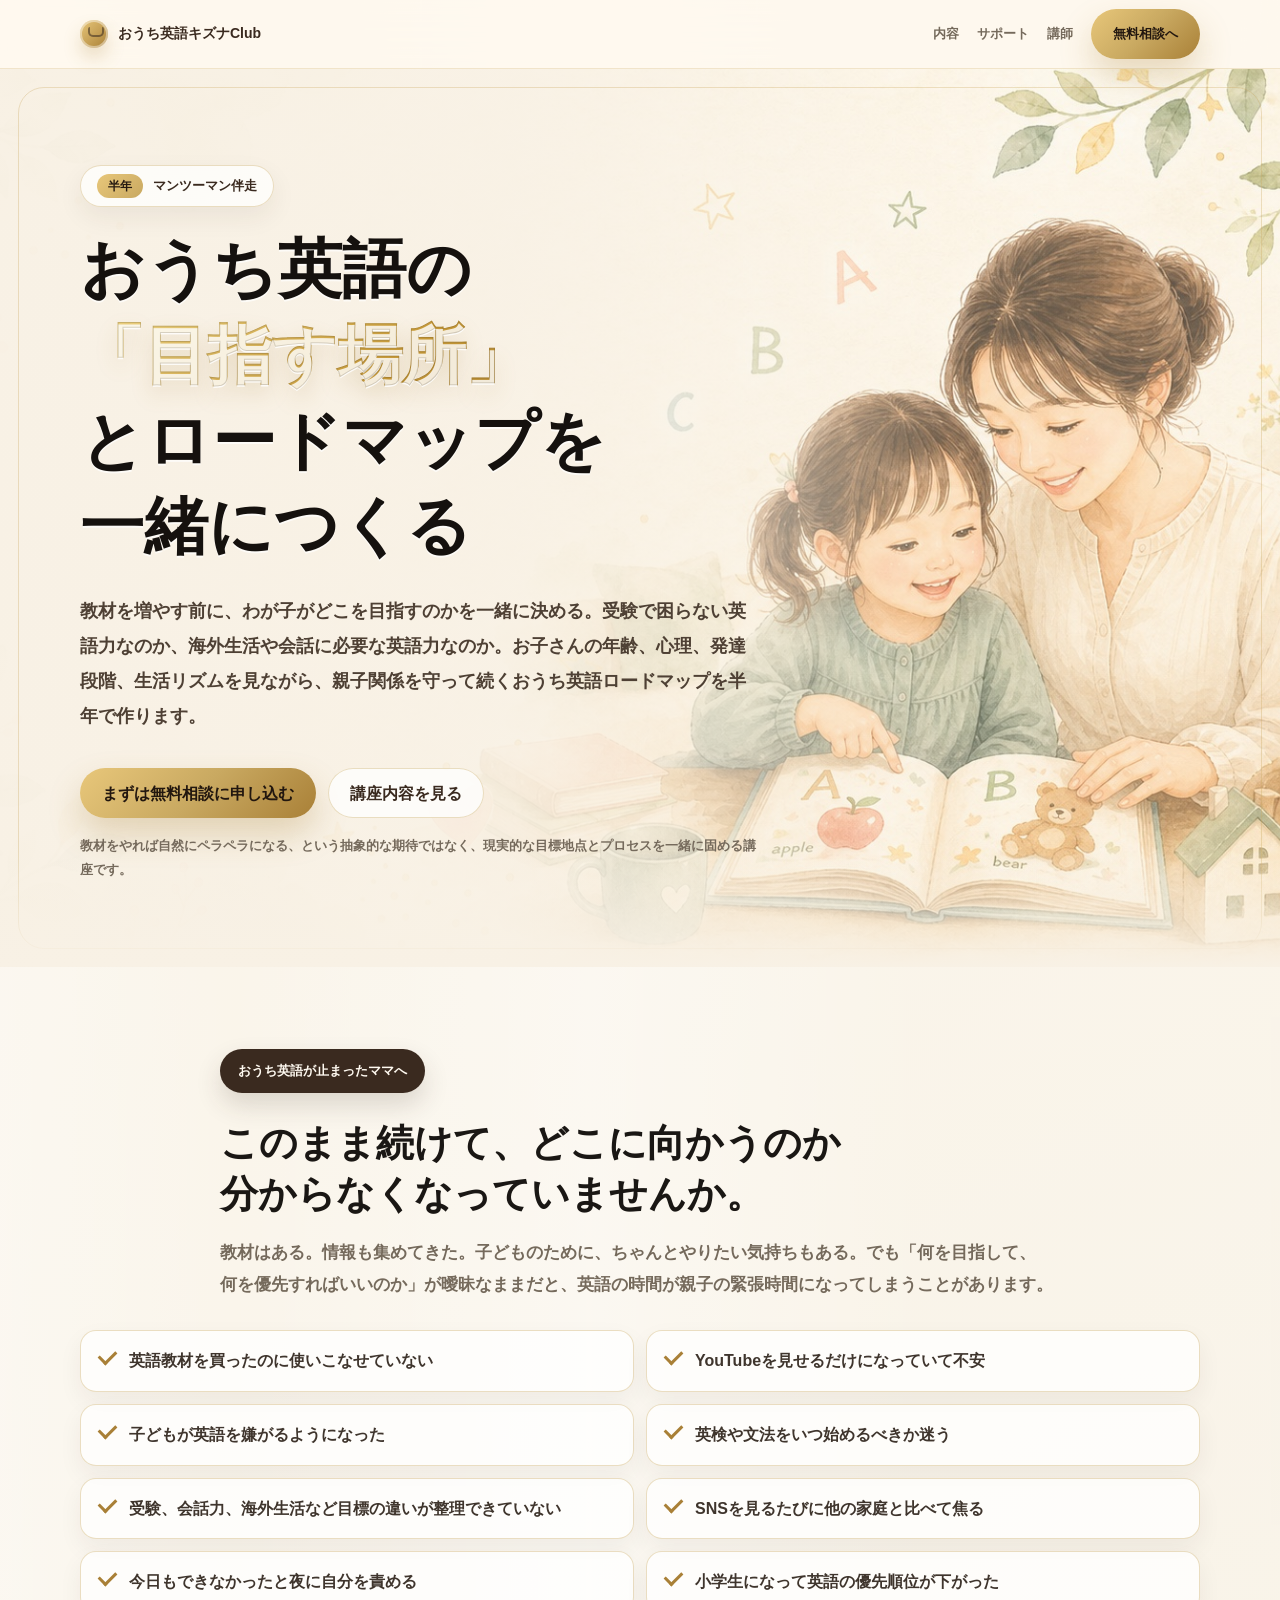
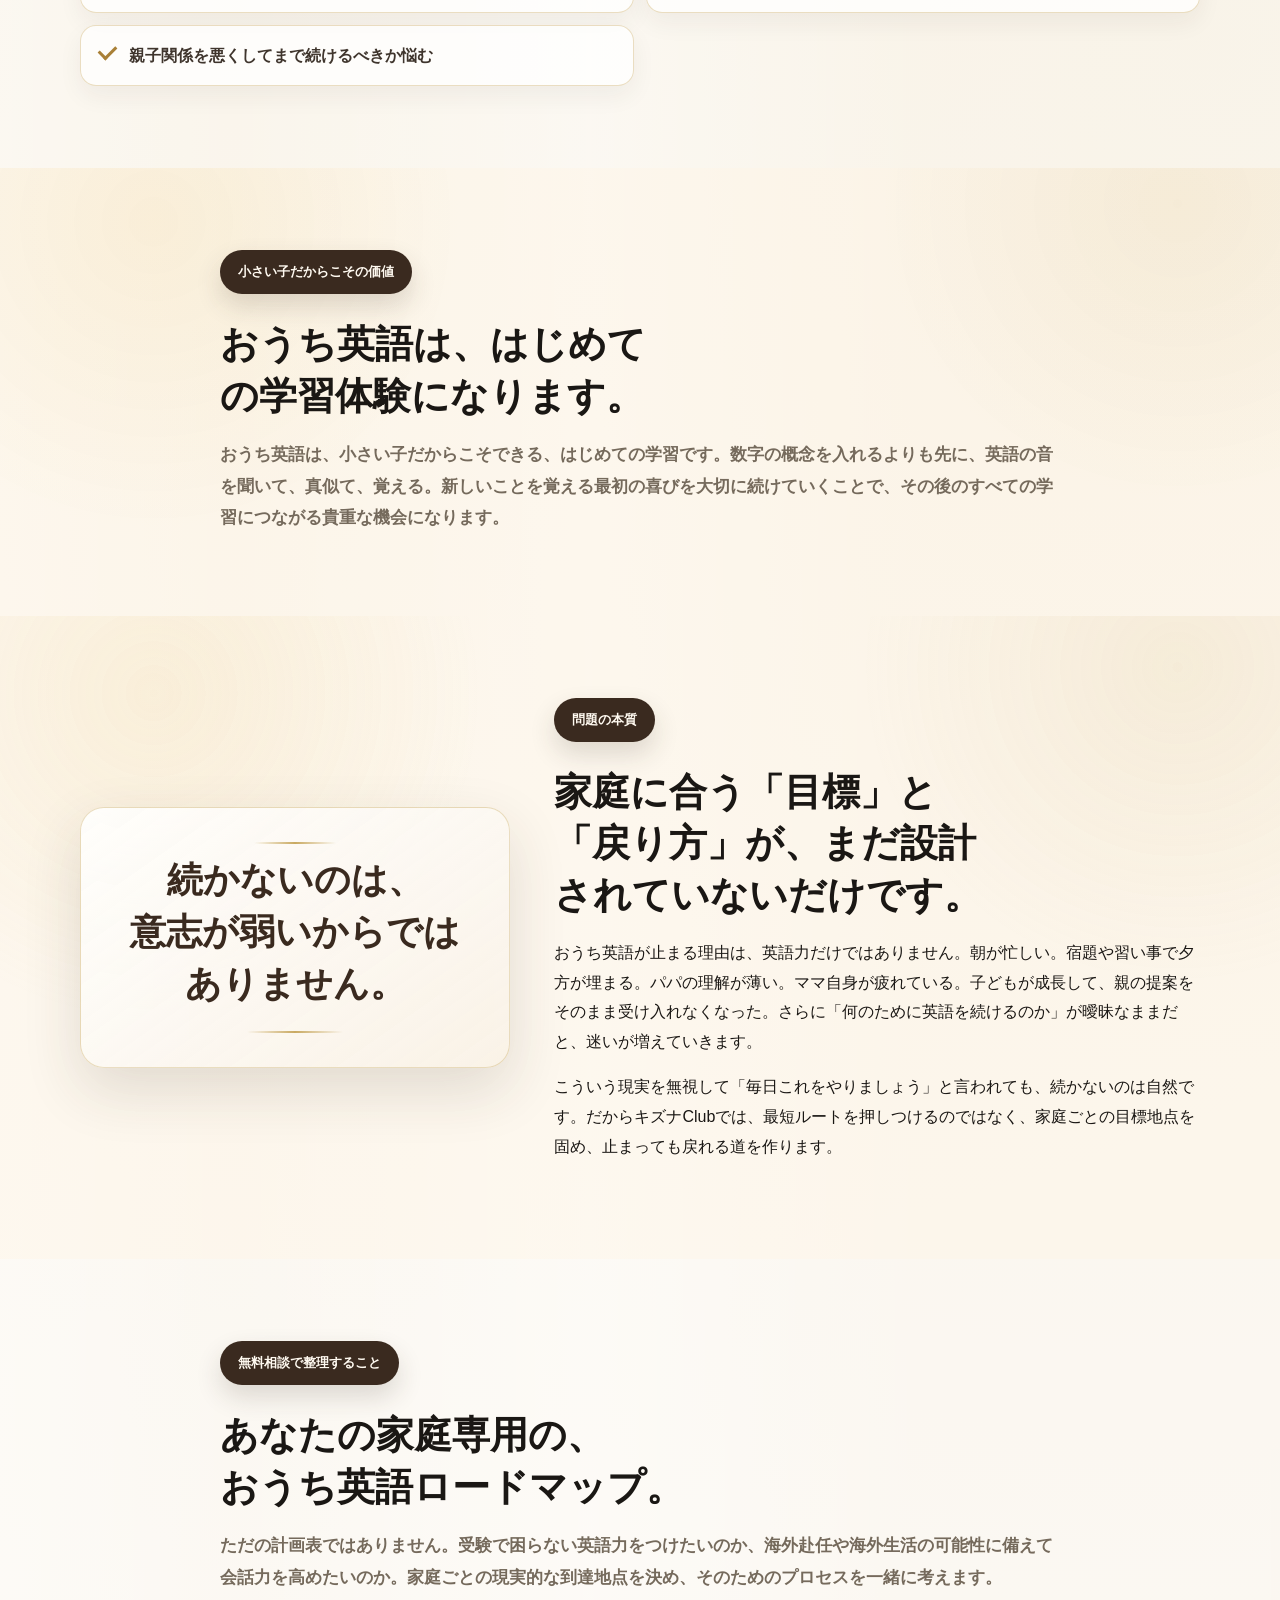
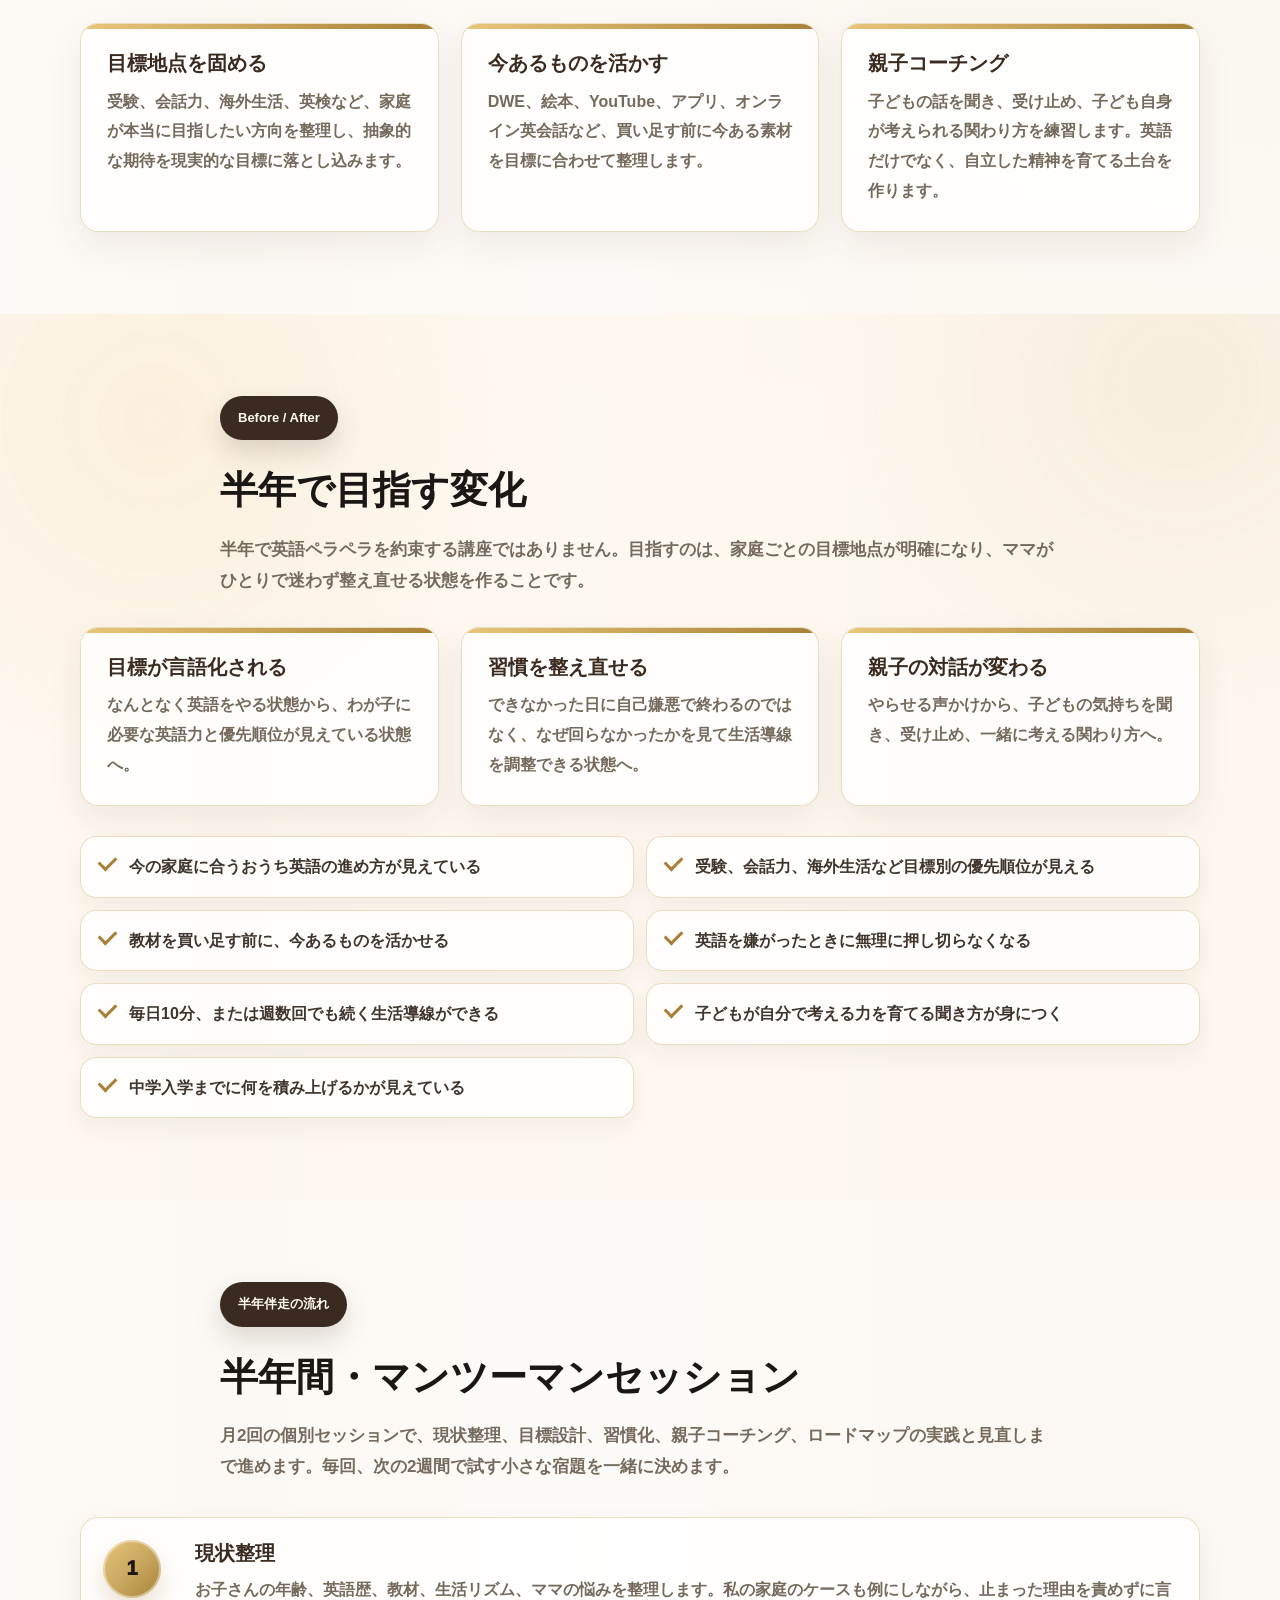
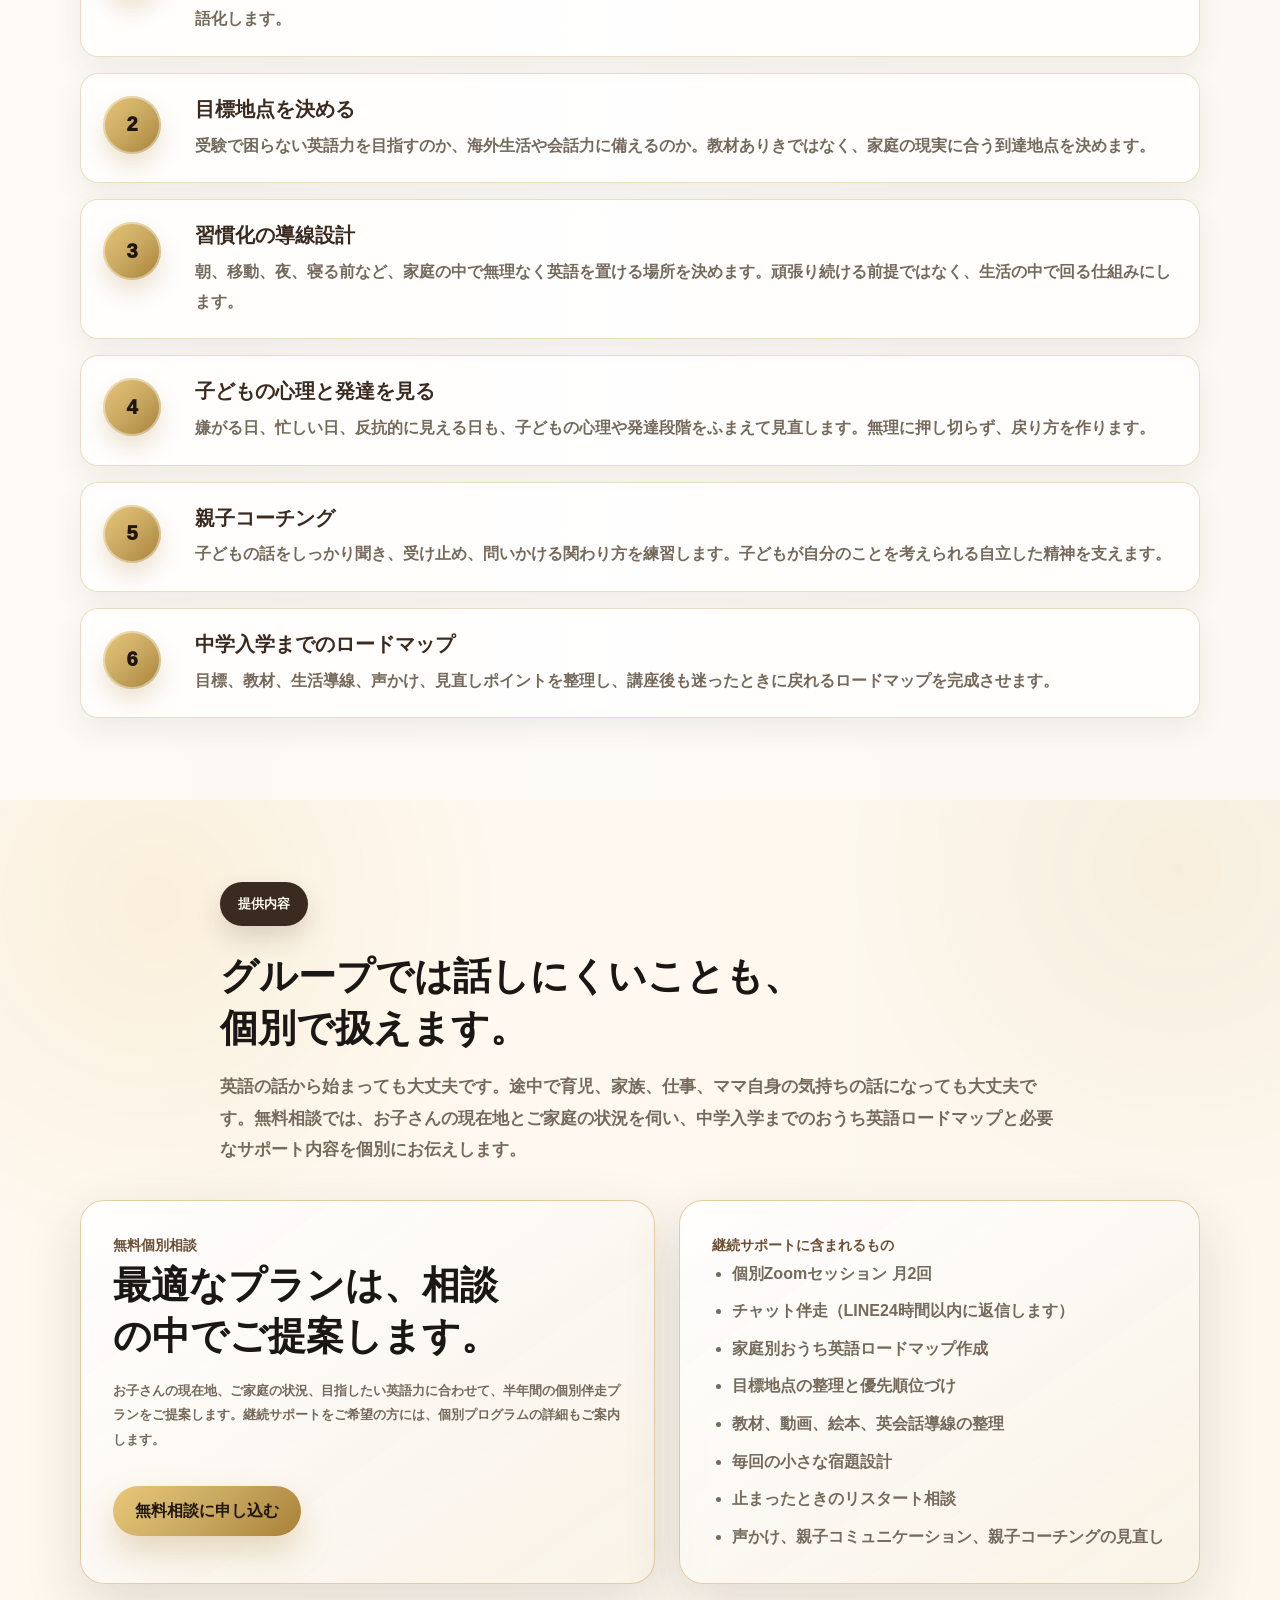
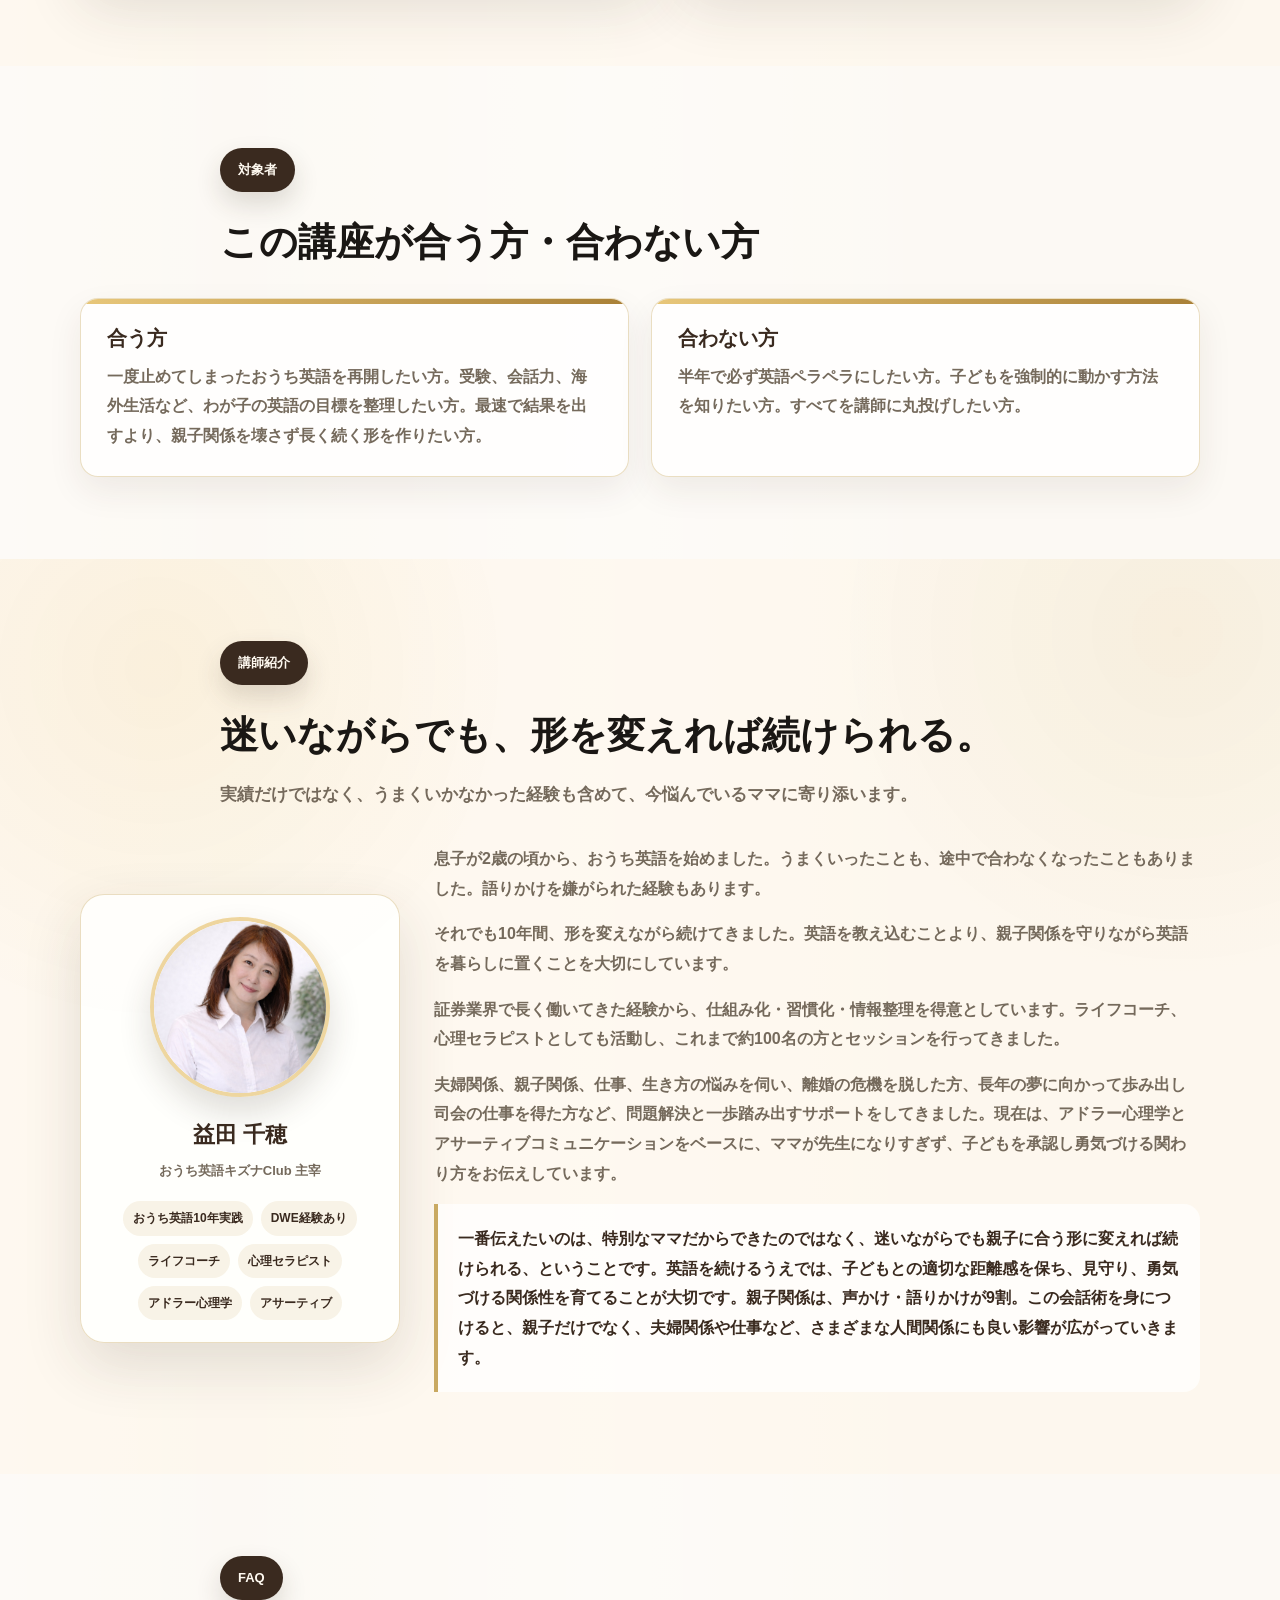
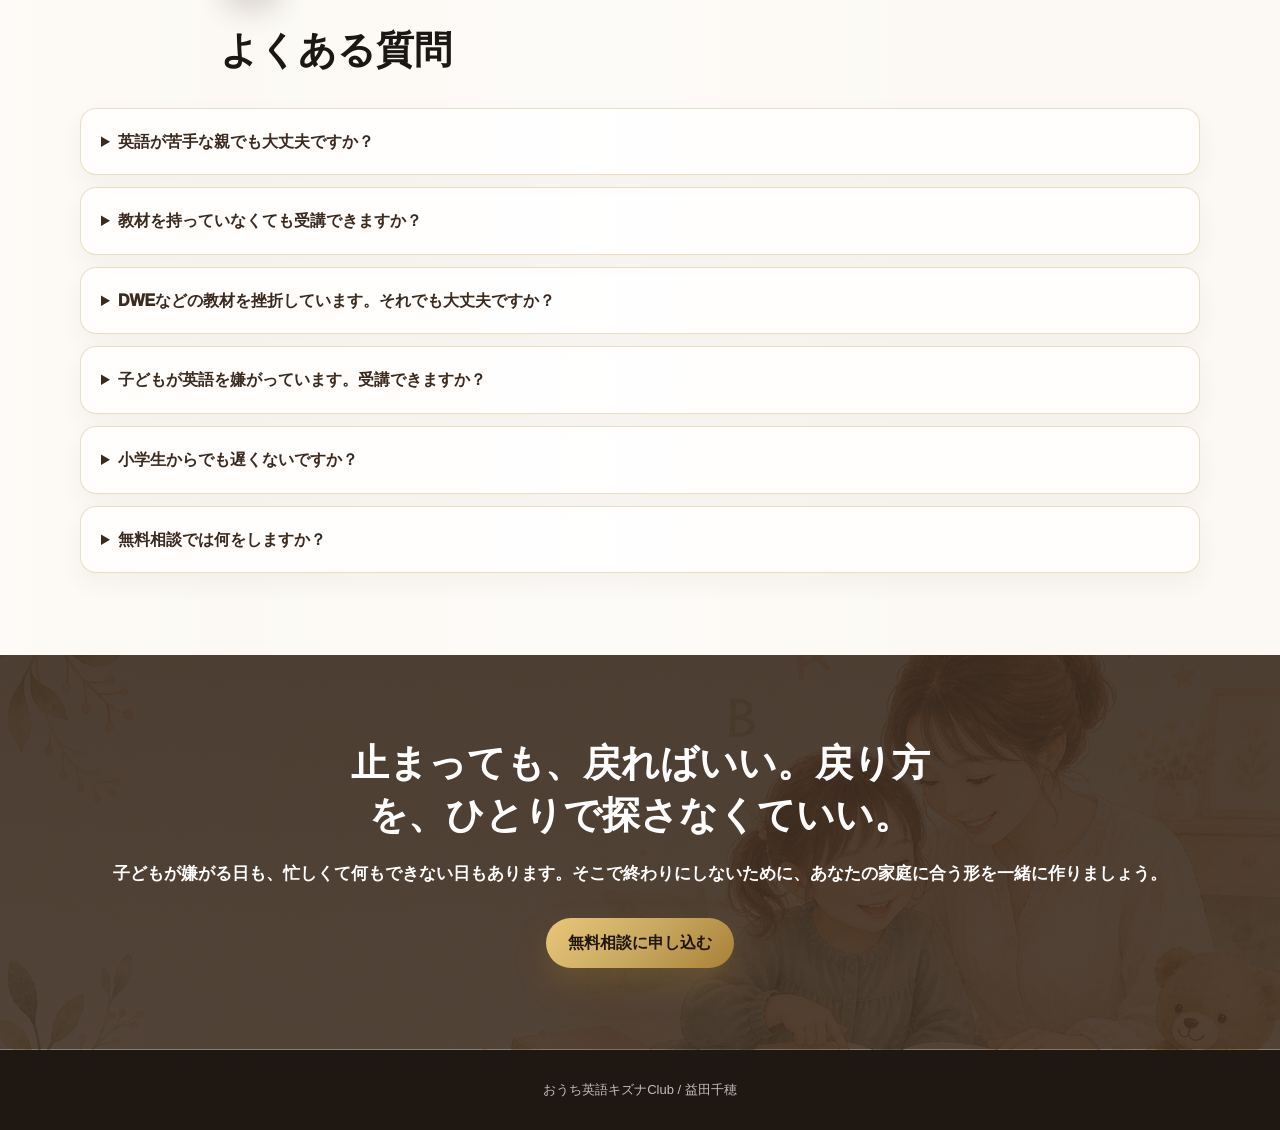
<file: kizuna-half-year-course/index.html>
<!doctype html>
<html lang="ja">
<head>
  <meta charset="utf-8">
  <meta name="viewport" content="width=device-width, initial-scale=1">
  <title>おうち英語の目標とロードマップを一緒につくる 半年間マンツーマン伴走</title>
  <meta name="description" content="教材を増やす前に、わが子がどこを目指すのかを決める。習慣化、現実的な目標設計、親子コーチングまで整える半年間マンツーマン伴走です。">
  <meta property="og:title" content="おうち英語の目標とロードマップを一緒につくる 半年間マンツーマン伴走">
  <meta property="og:description" content="受験、会話力、海外生活など、家庭ごとの現実的な目標地点を固め、親子関係を守りながら続くロードマップを半年で作ります。">
  <meta property="og:type" content="website">
  <meta property="og:url" content="https://ouchi-english.jp/kizuna-half-year-course/index.html">
  <style>
    :root {
      --ink: #1a1714;
      --brown: #3a2a1f;
      --brown-soft: #6c4f35;
      --muted: #756a5c;
      --cream: #f8f1e5;
      --cream-2: #fffaf1;
      --white: #ffffff;
      --gold: #c9a961;
      --gold-light: #e8c77a;
      --gold-deep: #a98037;
      --line: rgba(201, 169, 97, 0.38);
      --shadow: 0 22px 58px rgba(58, 42, 31, 0.14);
      --radius: 18px;
      --max: 1120px;
    }

    * {
      box-sizing: border-box;
    }

    html {
      scroll-behavior: smooth;
    }

    body {
      margin: 0;
      color: var(--ink);
      background:
        linear-gradient(90deg, rgba(255,255,255,0.24), rgba(255,255,255,0) 18%, rgba(255,255,255,0.35) 46%, rgba(255,255,255,0) 72%),
        radial-gradient(circle at 12% 0%, rgba(232, 199, 122, 0.2), transparent 32%),
        radial-gradient(circle at 94% 18%, rgba(201, 169, 97, 0.16), transparent 28%),
        var(--cream);
      font-family: -apple-system, BlinkMacSystemFont, "Hiragino Sans", "Yu Gothic", "YuGothic", "Noto Sans JP", Meiryo, sans-serif;
      font-size: 16px;
      line-height: 1.85;
      letter-spacing: 0;
    }

    body::before {
      content: "";
      position: fixed;
      inset: 0;
      z-index: -1;
      background:
        repeating-linear-gradient(90deg, rgba(255,255,255,0.18) 0 2px, rgba(255,255,255,0) 2px 84px),
        linear-gradient(90deg, rgba(255,255,255,0.25), rgba(255,255,255,0), rgba(255,255,255,0.22));
      opacity: 0.48;
      pointer-events: none;
    }

    img {
      max-width: 100%;
      display: block;
    }

    a {
      color: inherit;
    }

    h1, h2, h3, p {
      margin-top: 0;
    }

    h1, h2, h3 {
      line-height: 1.34;
      letter-spacing: 0;
      text-wrap: balance;
    }

    .site-header {
      position: sticky;
      top: 0;
      z-index: 20;
      border-bottom: 1px solid rgba(201, 169, 97, 0.26);
      background: rgba(255, 250, 241, 0.9);
      backdrop-filter: blur(16px);
    }

    .nav {
      width: min(var(--max), calc(100% - 32px));
      min-height: 68px;
      margin: 0 auto;
      display: flex;
      align-items: center;
      justify-content: space-between;
      gap: 18px;
    }

    .brand {
      display: flex;
      align-items: center;
      gap: 10px;
      color: var(--brown);
      font-size: 14px;
      font-weight: 900;
      white-space: nowrap;
    }

    .brand-mark {
      width: 28px;
      height: 28px;
      border-radius: 999px;
      background: linear-gradient(135deg, var(--gold-light), var(--gold-deep));
      box-shadow: inset 0 0 0 2px rgba(255,255,255,0.42), 0 10px 18px rgba(169,128,55,0.24);
      position: relative;
    }

    .brand-mark::after {
      content: "";
      position: absolute;
      left: 8px;
      top: 7px;
      width: 12px;
      height: 8px;
      border-radius: 2px 2px 5px 5px;
      border: 2px solid rgba(58,42,31,0.55);
      border-top: 0;
    }

    .nav-links {
      display: flex;
      align-items: center;
      gap: 18px;
      color: var(--muted);
      font-size: 13px;
      font-weight: 800;
    }

    .nav-links a {
      text-decoration: none;
    }

    .button {
      display: inline-flex;
      align-items: center;
      justify-content: center;
      min-height: 50px;
      padding: 13px 22px;
      border: 0;
      border-radius: 999px;
      background: linear-gradient(135deg, var(--gold-light), var(--gold), var(--gold-deep));
      color: #22170f;
      font-weight: 900;
      line-height: 1.35;
      text-decoration: none;
      box-shadow: 0 16px 32px rgba(169, 128, 55, 0.28);
      transition: transform 160ms ease, box-shadow 160ms ease;
    }

    .button:hover {
      transform: translateY(-1px);
      box-shadow: 0 20px 38px rgba(169, 128, 55, 0.34);
    }

    .button.secondary {
      background: rgba(255, 255, 255, 0.78);
      color: var(--brown);
      box-shadow: inset 0 0 0 1px var(--line);
    }

    .hero {
      position: relative;
      overflow: hidden;
      min-height: 760px;
      padding: 96px 0 84px;
      background:
        linear-gradient(90deg, rgba(248,241,229,0.98) 0%, rgba(248,241,229,0.9) 40%, rgba(248,241,229,0.24) 74%),
        url("assets/hero-watercolor.jpg"),
        var(--cream);
      background-size: cover;
      background-position: center;
    }

    .hero::before,
    .hero::after {
      content: "";
      position: absolute;
      pointer-events: none;
    }

    .hero::before {
      inset: 18px;
      border: 1px solid rgba(201,169,97,0.32);
      border-radius: 26px;
    }

    .hero::after {
      left: 0;
      right: 0;
      bottom: -1px;
      height: 118px;
      background: linear-gradient(to bottom, rgba(248,241,229,0), var(--cream));
    }

    .hero-inner {
      position: relative;
      z-index: 1;
      width: min(var(--max), calc(100% - 32px));
      margin: 0 auto;
      display: grid;
      grid-template-columns: minmax(0, 680px);
      align-items: center;
    }

    .eyebrow {
      display: inline-flex;
      align-items: center;
      gap: 10px;
      margin: 0 0 20px;
      padding: 8px 16px;
      border-radius: 999px;
      background: rgba(255,255,255,0.74);
      border: 1px solid var(--line);
      color: var(--brown);
      font-size: 13px;
      font-weight: 900;
      box-shadow: 0 10px 26px rgba(58,42,31,0.07);
    }

    .eyebrow::before {
      content: "半年";
      display: inline-grid;
      place-items: center;
      width: 46px;
      height: 24px;
      border-radius: 999px;
      color: #271b12;
      background: linear-gradient(135deg, var(--gold-light), var(--gold));
      font-size: 12px;
    }

    h1 {
      margin: 0;
      max-width: 720px;
      color: #15110e;
      font-size: clamp(36px, 5vw, 64px);
      font-weight: 900;
      letter-spacing: 0;
      word-break: keep-all;
      overflow-wrap: normal;
      line-break: strict;
      text-shadow: 0 2px 0 rgba(255,255,255,0.68);
    }

    .gold-text {
      color: var(--gold-deep);
      background: linear-gradient(135deg, #f0d88a 0%, #c99b37 48%, #8f6827 100%);
      -webkit-background-clip: text;
      background-clip: text;
      -webkit-text-fill-color: transparent;
      -webkit-text-stroke: 1px rgba(58, 42, 31, 0.18);
      text-shadow: 0 2px 0 rgba(255,255,255,0.82), 0 10px 22px rgba(169,128,55,0.22);
    }

    .hero-lead {
      max-width: 680px;
      margin: 24px 0 0;
      color: #4e4034;
      font-size: 18px;
      line-height: 1.95;
      font-weight: 650;
    }

    .hero-actions {
      margin-top: 34px;
      display: flex;
      flex-wrap: wrap;
      gap: 12px;
      align-items: center;
    }

    .note {
      margin: 16px 0 0;
      color: var(--muted);
      font-size: 13px;
      font-weight: 700;
    }

    section {
      padding: 82px 0;
    }

    .wrap {
      width: min(var(--max), calc(100% - 32px));
      margin: 0 auto;
    }

    .narrow {
      max-width: 840px;
      margin: 0 auto;
    }

    .section-white {
      background: rgba(255, 255, 255, 0.58);
    }

    .section-cream {
      background:
        radial-gradient(circle at 12% 12%, rgba(232,199,122,0.16), transparent 26%),
        radial-gradient(circle at 92% 8%, rgba(201,169,97,0.12), transparent 24%),
        rgba(255, 250, 241, 0.72);
    }

    .section-title {
      margin-bottom: 18px;
      color: var(--ink);
      font-size: clamp(28px, 3vw, 42px);
      font-weight: 900;
    }

    .section-lead {
      margin-bottom: 0;
      color: var(--muted);
      font-size: 17px;
      font-weight: 650;
    }

    .brown-band {
      display: inline-flex;
      align-items: center;
      justify-content: center;
      margin: 0 0 24px;
      padding: 10px 18px;
      border-radius: 999px;
      background: var(--brown);
      color: var(--cream-2);
      font-size: 13px;
      font-weight: 900;
      box-shadow: 0 12px 26px rgba(58,42,31,0.16);
    }

    .grid {
      display: grid;
      gap: 22px;
    }

    .grid.two {
      grid-template-columns: repeat(2, minmax(0, 1fr));
    }

    .grid.three {
      grid-template-columns: repeat(3, minmax(0, 1fr));
    }

    .card {
      position: relative;
      overflow: hidden;
      border: 1px solid var(--line);
      border-radius: var(--radius);
      background: rgba(255,255,255,0.76);
      padding: 26px;
      box-shadow: 0 14px 34px rgba(58,42,31,0.08);
    }

    .card::before {
      content: "";
      position: absolute;
      top: 0;
      left: 0;
      right: 0;
      height: 5px;
      background: linear-gradient(90deg, var(--gold-light), var(--gold-deep));
    }

    .card h3 {
      margin: 0 0 10px;
      color: var(--brown);
      font-size: 20px;
      font-weight: 900;
    }

    .card p {
      margin: 0;
      color: var(--muted);
      font-weight: 650;
    }

    .check-list {
      margin: 30px 0 0;
      padding: 0;
      list-style: none;
      display: grid;
      grid-template-columns: repeat(2, minmax(0, 1fr));
      gap: 12px;
    }

    .check-list li {
      position: relative;
      padding: 15px 18px 15px 48px;
      border: 1px solid var(--line);
      border-radius: 16px;
      background: rgba(255,255,255,0.76);
      color: #3f352d;
      font-weight: 800;
      box-shadow: 0 10px 24px rgba(58,42,31,0.06);
    }

    .check-list li::before {
      content: "";
      position: absolute;
      left: 18px;
      top: 19px;
      width: 14px;
      height: 8px;
      border-left: 3px solid var(--gold-deep);
      border-bottom: 3px solid var(--gold-deep);
      transform: rotate(-45deg);
    }

    .story {
      display: grid;
      grid-template-columns: 0.8fr 1.2fr;
      gap: 44px;
      align-items: center;
    }

    .quote {
      padding: 34px 30px;
      border-radius: 24px;
      background:
        linear-gradient(145deg, rgba(255,255,255,0.86), rgba(248,241,229,0.74));
      border: 1px solid var(--line);
      box-shadow: var(--shadow);
      color: var(--brown);
      font-size: clamp(24px, 3vw, 36px);
      line-height: 1.45;
      font-weight: 900;
      text-align: center;
    }

    .quote::before,
    .quote::after {
      display: block;
      color: var(--gold-deep);
      font-size: 30px;
      line-height: 1;
    }

    .quote::before {
      content: "";
      margin-bottom: 10px;
      width: 82px;
      height: 2px;
      margin-left: auto;
      margin-right: auto;
      background: linear-gradient(90deg, transparent, var(--gold), transparent);
    }

    .quote::after {
      content: "";
      width: 96px;
      height: 2px;
      margin: 20px auto 0;
      background: linear-gradient(90deg, transparent, var(--gold), transparent);
    }

    .steps {
      margin-top: 34px;
      display: grid;
      gap: 16px;
    }

    .step {
      display: grid;
      grid-template-columns: 72px 1fr;
      gap: 20px;
      align-items: start;
      padding: 22px;
      border: 1px solid var(--line);
      border-radius: var(--radius);
      background: rgba(255,255,255,0.78);
      box-shadow: 0 12px 30px rgba(58,42,31,0.07);
    }

    .step-number {
      display: grid;
      place-items: center;
      width: 58px;
      height: 58px;
      border-radius: 999px;
      color: #21160f;
      background: linear-gradient(135deg, var(--gold-light), var(--gold), var(--gold-deep));
      font-size: 20px;
      font-weight: 950;
      box-shadow: inset 0 0 0 2px rgba(255,255,255,0.42), 0 12px 22px rgba(169,128,55,0.22);
    }

    .step h3 {
      margin: 0 0 8px;
      color: var(--brown);
      font-size: 20px;
      font-weight: 900;
    }

    .step p {
      margin: 0;
      color: var(--muted);
      font-weight: 650;
    }

    .offer {
      display: grid;
      grid-template-columns: 1.05fr 0.95fr;
      gap: 24px;
      align-items: stretch;
      margin-top: 34px;
    }

    .price-card {
      border-radius: 24px;
      border: 1px solid rgba(201,169,97,0.54);
      background:
        linear-gradient(145deg, rgba(255,255,255,0.9), rgba(248,241,229,0.86));
      padding: 32px;
      box-shadow: var(--shadow);
    }

    .price-label {
      margin: 0;
      color: var(--brown-soft);
      font-size: 14px;
      font-weight: 900;
    }

    .price-value {
      margin: 10px 0 12px;
      color: var(--brown);
      font-size: clamp(38px, 5vw, 58px);
      font-weight: 950;
      line-height: 1.1;
    }

    .price-value span {
      color: var(--muted);
      font-size: 18px;
      font-weight: 850;
    }

    .support-list {
      margin: 0;
      padding-left: 1.2em;
      color: var(--muted);
      font-weight: 750;
    }

    .support-list li + li {
      margin-top: 8px;
    }

    .profile {
      display: grid;
      grid-template-columns: 320px 1fr;
      gap: 34px;
      align-items: center;
      margin-top: 34px;
    }

    .profile-card {
      border: 1px solid var(--line);
      border-radius: 24px;
      background: rgba(255,255,255,0.78);
      padding: 22px;
      text-align: center;
      box-shadow: var(--shadow);
    }

    .profile-photo {
      width: 180px;
      height: 180px;
      margin: 0 auto 18px;
      border-radius: 999px;
      object-fit: cover;
      object-position: center 24%;
      border: 4px solid rgba(232,199,122,0.72);
      box-shadow: 0 16px 32px rgba(58,42,31,0.16);
    }

    .profile-name {
      margin: 0 0 4px;
      color: var(--brown);
      font-size: 22px;
      font-weight: 950;
    }

    .profile-role {
      margin: 0;
      color: var(--muted);
      font-size: 13px;
      font-weight: 850;
    }

    .profile-tags {
      margin: 18px 0 0;
      padding: 0;
      list-style: none;
      display: flex;
      flex-wrap: wrap;
      gap: 8px;
      justify-content: center;
    }

    .profile-tags li {
      padding: 6px 10px;
      border-radius: 999px;
      background: rgba(201,169,97,0.14);
      color: var(--brown);
      font-size: 12px;
      font-weight: 900;
    }

    .profile-body p {
      color: var(--muted);
      font-weight: 650;
    }

    .profile-message {
      padding: 20px;
      border-left: 4px solid var(--gold);
      border-radius: 0 16px 16px 0;
      background: rgba(255,255,255,0.68);
      color: var(--brown);
      font-weight: 900;
    }

    .faq {
      margin-top: 32px;
      display: grid;
      gap: 12px;
    }

    details {
      border: 1px solid var(--line);
      border-radius: 16px;
      background: rgba(255,255,255,0.78);
      padding: 18px 20px;
      box-shadow: 0 10px 24px rgba(58,42,31,0.05);
    }

    summary {
      cursor: pointer;
      color: var(--brown);
      font-weight: 950;
    }

    details p {
      margin: 12px 0 0;
      color: var(--muted);
      font-weight: 650;
    }

    .final-cta {
      text-align: center;
      background:
        linear-gradient(rgba(58,42,31,0.9), rgba(58,42,31,0.88)),
        url("assets/hero-watercolor.jpg");
      background-size: cover;
      background-position: center;
      color: var(--white);
    }

    .final-cta .section-title,
    .final-cta .section-lead {
      color: var(--white);
      margin-left: auto;
      margin-right: auto;
    }

    .final-cta .button {
      margin-top: 28px;
    }

    .site-footer {
      padding: 28px 0;
      background: #1f1711;
      color: rgba(255,255,255,0.72);
      font-size: 13px;
      text-align: center;
    }

    .mt-30 {
      margin-top: 30px;
    }

    .title-block {
      display: block;
      white-space: nowrap;
    }

    @media (max-width: 920px) {
      .nav-links a:not(.button) {
        display: none;
      }

      .story,
      .grid.two,
      .grid.three,
      .offer,
      .profile {
        grid-template-columns: 1fr;
      }

      .hero {
        min-height: 720px;
        background:
          linear-gradient(180deg, rgba(248,241,229,0.99) 0%, rgba(248,241,229,0.94) 52%, rgba(248,241,229,0.4) 100%),
          url("assets/hero-watercolor.jpg"),
          var(--cream);
        background-size: cover;
        background-position: 66% center;
      }

      .check-list {
        grid-template-columns: 1fr;
      }
    }

    @media (max-width: 560px) {
      body {
        font-size: 15px;
      }

      .nav {
        width: min(100% - 24px, var(--max));
      }

      .brand {
        white-space: normal;
        line-height: 1.35;
      }

      .nav .button {
        min-height: 42px;
        padding: 10px 12px;
        font-size: 13px;
      }

      .wrap,
      .hero-inner {
        width: min(100% - 24px, var(--max));
      }

      .hero {
        min-height: 760px;
        padding: 52px 0 260px;
        background:
          linear-gradient(180deg, rgba(248,241,229,0.99) 0%, rgba(248,241,229,0.96) 58%, rgba(248,241,229,0.18) 100%),
          url("assets/hero-watercolor.jpg"),
          var(--cream);
        background-size: auto 100%, auto 50%;
        background-repeat: no-repeat;
        background-position: center top, center bottom;
      }

      .hero::before {
        inset: 10px;
      }

      h1 {
        font-size: clamp(32px, 9vw, 44px);
      }

      section {
        padding: 58px 0;
      }

      .hero-actions {
        align-items: stretch;
        flex-direction: column;
      }

      .button {
        width: 100%;
      }

      .card,
      .step,
      .price-card,
      .quote,
      .profile-card {
        padding: 20px;
      }

      .step {
        grid-template-columns: 1fr;
      }
    }
  </style>
</head>
<body>
  <header class="site-header">
    <nav class="nav" aria-label="メインナビゲーション">
      <div class="brand"><span class="brand-mark" aria-hidden="true"></span>おうち英語キズナClub</div>
      <div class="nav-links">
        <a href="#program">内容</a>
        <a href="#support">サポート</a>
        <a href="#profile">講師</a>
        <a class="button" href="https://utage-system.com/event/LrAKtuQ2iehZ/register">無料相談へ</a>
      </div>
    </nav>
  </header>

  <main>
    <section class="hero">
      <div class="hero-inner">
        <div>
          <p class="eyebrow">マンツーマン伴走</p>
          <h1>
            <span class="title-block">おうち英語の</span>
            <span class="title-block gold-text">「目指す場所」</span>
            <span class="title-block">とロードマップを</span>
            <span class="title-block">一緒につくる</span>
          </h1>
          <p class="hero-lead">
            教材を増やす前に、わが子がどこを目指すのかを一緒に決める。受験で困らない英語力なのか、海外生活や会話に必要な英語力なのか。お子さんの年齢、心理、発達段階、生活リズムを見ながら、親子関係を守って続くおうち英語ロードマップを半年で作ります。
          </p>
          <div class="hero-actions">
            <a class="button" href="https://utage-system.com/event/LrAKtuQ2iehZ/register">まずは無料相談に申し込む</a>
            <a class="button secondary" href="#program">講座内容を見る</a>
          </div>
          <p class="note">教材をやれば自然にペラペラになる、という抽象的な期待ではなく、現実的な目標地点とプロセスを一緒に固める講座です。</p>
        </div>
      </div>
    </section>

    <section class="section-white">
      <div class="wrap">
        <div class="narrow">
          <p class="brown-band">おうち英語が止まったママへ</p>
          <h2 class="section-title">このまま続けて、どこに向かうのか<br>分からなくなっていませんか。</h2>
          <p class="section-lead">
            教材はある。情報も集めてきた。子どものために、ちゃんとやりたい気持ちもある。でも「何を目指して、<br>何を優先すればいいのか」が曖昧なままだと、英語の時間が親子の緊張時間になってしまうことがあります。
          </p>
        </div>
        <ul class="check-list">
          <li>英語教材を買ったのに使いこなせていない</li>
          <li>YouTubeを見せるだけになっていて不安</li>
          <li>子どもが英語を嫌がるようになった</li>
          <li>英検や文法をいつ始めるべきか迷う</li>
          <li>受験、会話力、海外生活など目標の違いが整理できていない</li>
          <li>SNSを見るたびに他の家庭と比べて焦る</li>
          <li>今日もできなかったと夜に自分を責める</li>
          <li>小学生になって英語の優先順位が下がった</li>
          <li>親子関係を悪くしてまで続けるべきか悩む</li>
        </ul>
      </div>
    </section>

    <section class="section-cream">
      <div class="wrap">
        <div class="narrow">
          <p class="brown-band">小さい子だからこその価値</p>
          <h2 class="section-title">おうち英語は、はじめての学習体験になります。</h2>
          <p class="section-lead">
            おうち英語は、小さい子だからこそできる、はじめての学習です。数字の概念を入れるよりも先に、英語の音を聞いて、真似て、覚える。新しいことを覚える最初の喜びを大切に続けていくことで、その後のすべての学習につながる貴重な機会になります。
          </p>
        </div>
      </div>
    </section>

    <section class="section-cream">
      <div class="wrap story">
        <div class="quote">
          続かないのは、<br>意志が弱いからでは<br>ありません。
        </div>
        <div>
          <p class="brown-band">問題の本質</p>
          <h2 class="section-title">家庭に合う「目標」と「戻り方」が、まだ設計されていないだけです。</h2>
          <p>
            おうち英語が止まる理由は、英語力だけではありません。朝が忙しい。宿題や習い事で夕方が埋まる。パパの理解が薄い。ママ自身が疲れている。子どもが成長して、親の提案をそのまま受け入れなくなった。さらに「何のために英語を続けるのか」が曖昧なままだと、迷いが増えていきます。
          </p>
          <p>
            こういう現実を無視して「毎日これをやりましょう」と言われても、続かないのは自然です。だからキズナClubでは、最短ルートを押しつけるのではなく、家庭ごとの目標地点を固め、止まっても戻れる道を作ります。
          </p>
        </div>
      </div>
    </section>

    <section class="section-white">
      <div class="wrap">
        <div class="narrow">
          <p class="brown-band">無料相談で整理すること</p>
          <h2 class="section-title">あなたの家庭専用の、<br>おうち英語ロードマップ。</h2>
          <p class="section-lead">
            ただの計画表ではありません。受験で困らない英語力をつけたいのか、海外赴任や海外生活の可能性に備えて会話力を高めたいのか。家庭ごとの現実的な到達地点を決め、そのためのプロセスを一緒に考えます。
          </p>
        </div>
        <div class="grid three mt-30">
          <article class="card">
            <h3>目標地点を固める</h3>
            <p>受験、会話力、海外生活、英検など、家庭が本当に目指したい方向を整理し、抽象的な期待を現実的な目標に落とし込みます。</p>
          </article>
          <article class="card">
            <h3>今あるものを活かす</h3>
            <p>DWE、絵本、YouTube、アプリ、オンライン英会話など、買い足す前に今ある素材を目標に合わせて整理します。</p>
          </article>
          <article class="card">
            <h3>親子コーチング</h3>
            <p>子どもの話を聞き、受け止め、子ども自身が考えられる関わり方を練習します。英語だけでなく、自立した精神を育てる土台を作ります。</p>
          </article>
        </div>
      </div>
    </section>

    <section id="program" class="section-cream">
      <div class="wrap">
        <div class="narrow">
          <p class="brown-band">Before / After</p>
          <h2 class="section-title">半年で目指す変化</h2>
          <p class="section-lead">
            半年で英語ペラペラを約束する講座ではありません。目指すのは、家庭ごとの目標地点が明確になり、ママがひとりで迷わず整え直せる状態を作ることです。
          </p>
        </div>
        <div class="grid three mt-30">
          <article class="card">
            <h3>目標が言語化される</h3>
            <p>なんとなく英語をやる状態から、わが子に必要な英語力と優先順位が見えている状態へ。</p>
          </article>
          <article class="card">
            <h3>習慣を整え直せる</h3>
            <p>できなかった日に自己嫌悪で終わるのではなく、なぜ回らなかったかを見て生活導線を調整できる状態へ。</p>
          </article>
          <article class="card">
            <h3>親子の対話が変わる</h3>
            <p>やらせる声かけから、子どもの気持ちを聞き、受け止め、一緒に考える関わり方へ。</p>
          </article>
        </div>
        <ul class="check-list">
          <li>今の家庭に合うおうち英語の進め方が見えている</li>
          <li>受験、会話力、海外生活など目標別の優先順位が見える</li>
          <li>教材を買い足す前に、今あるものを活かせる</li>
          <li>英語を嫌がったときに無理に押し切らなくなる</li>
          <li>毎日10分、または週数回でも続く生活導線ができる</li>
          <li>子どもが自分で考える力を育てる聞き方が身につく</li>
          <li>中学入学までに何を積み上げるかが見えている</li>
        </ul>
      </div>
    </section>

    <section class="section-white">
      <div class="wrap">
        <div class="narrow">
          <p class="brown-band">半年伴走の流れ</p>
          <h2 class="section-title">半年間・マンツーマンセッション</h2>
          <p class="section-lead">
            月2回の個別セッションで、現状整理、目標設計、習慣化、親子コーチング、ロードマップの実践と見直しまで進めます。毎回、次の2週間で試す小さな宿題を一緒に決めます。
          </p>
        </div>
        <div class="steps">
          <article class="step">
            <div class="step-number">1</div>
            <div>
              <h3>現状整理</h3>
              <p>お子さんの年齢、英語歴、教材、生活リズム、ママの悩みを整理します。私の家庭のケースも例にしながら、止まった理由を責めずに言語化します。</p>
            </div>
          </article>
          <article class="step">
            <div class="step-number">2</div>
            <div>
              <h3>目標地点を決める</h3>
              <p>受験で困らない英語力を目指すのか、海外生活や会話力に備えるのか。教材ありきではなく、家庭の現実に合う到達地点を決めます。</p>
            </div>
          </article>
          <article class="step">
            <div class="step-number">3</div>
            <div>
              <h3>習慣化の導線設計</h3>
              <p>朝、移動、夜、寝る前など、家庭の中で無理なく英語を置ける場所を決めます。頑張り続ける前提ではなく、生活の中で回る仕組みにします。</p>
            </div>
          </article>
          <article class="step">
            <div class="step-number">4</div>
            <div>
              <h3>子どもの心理と発達を見る</h3>
              <p>嫌がる日、忙しい日、反抗的に見える日も、子どもの心理や発達段階をふまえて見直します。無理に押し切らず、戻り方を作ります。</p>
            </div>
          </article>
          <article class="step">
            <div class="step-number">5</div>
            <div>
              <h3>親子コーチング</h3>
              <p>子どもの話をしっかり聞き、受け止め、問いかける関わり方を練習します。子どもが自分のことを考えられる自立した精神を支えます。</p>
            </div>
          </article>
          <article class="step">
            <div class="step-number">6</div>
            <div>
              <h3>中学入学までのロードマップ</h3>
              <p>目標、教材、生活導線、声かけ、見直しポイントを整理し、講座後も迷ったときに戻れるロードマップを完成させます。</p>
            </div>
          </article>
        </div>
      </div>
    </section>

    <section id="support" class="section-cream">
      <div class="wrap">
        <div class="narrow">
          <p class="brown-band">提供内容</p>
          <h2 class="section-title">グループでは話しにくいことも、<br>個別で扱えます。</h2>
          <p class="section-lead">
            英語の話から始まっても大丈夫です。途中で育児、家族、仕事、ママ自身の気持ちの話になっても大丈夫です。無料相談では、お子さんの現在地とご家庭の状況を伺い、中学入学までのおうち英語ロードマップと必要なサポート内容を個別にお伝えします。
          </p>
        </div>
        <div class="offer">
          <article class="price-card">
            <p class="price-label">無料個別相談</p>
            <h3 class="section-title">最適なプランは、相談の中でご提案します。</h3>
            <p class="note">お子さんの現在地、ご家庭の状況、目指したい英語力に合わせて、半年間の個別伴走プランをご提案します。継続サポートをご希望の方には、個別プログラムの詳細もご案内します。</p>
            <div class="hero-actions">
              <a class="button" href="https://utage-system.com/event/LrAKtuQ2iehZ/register">無料相談に申し込む</a>
            </div>
          </article>
          <article class="price-card">
            <p class="price-label">継続サポートに含まれるもの</p>
            <ul class="support-list">
              <li>個別Zoomセッション 月2回</li>
              <li>チャット伴走（LINE24時間以内に返信します）</li>
              <li>家庭別おうち英語ロードマップ作成</li>
              <li>目標地点の整理と優先順位づけ</li>
              <li>教材、動画、絵本、英会話導線の整理</li>
              <li>毎回の小さな宿題設計</li>
              <li>止まったときのリスタート相談</li>
              <li>声かけ、親子コミュニケーション、親子コーチングの見直し</li>
            </ul>
          </article>
        </div>
      </div>
    </section>

    <section class="section-white">
      <div class="wrap">
        <div class="narrow">
          <p class="brown-band">対象者</p>
          <h2 class="section-title">この講座が合う方・合わない方</h2>
        </div>
        <div class="grid two mt-30">
          <article class="card">
            <h3>合う方</h3>
            <p>一度止めてしまったおうち英語を再開したい方。受験、会話力、海外生活など、わが子の英語の目標を整理したい方。最速で結果を出すより、親子関係を壊さず長く続く形を作りたい方。</p>
          </article>
          <article class="card">
            <h3>合わない方</h3>
            <p>半年で必ず英語ペラペラにしたい方。子どもを強制的に動かす方法を知りたい方。すべてを講師に丸投げしたい方。</p>
          </article>
        </div>
      </div>
    </section>

    <section id="profile" class="section-cream">
      <div class="wrap">
        <div class="narrow">
          <p class="brown-band">講師紹介</p>
          <h2 class="section-title">迷いながらでも、形を変えれば続けられる。</h2>
          <p class="section-lead">
            実績だけではなく、うまくいかなかった経験も含めて、今悩んでいるママに寄り添います。
          </p>
        </div>
        <div class="profile">
          <aside class="profile-card">
            <img class="profile-photo" src="assets/instructor-chiho.jpg" alt="おうち英語キズナClub主宰 益田千穂のプロフィール写真">
            <p class="profile-name">益田 千穂</p>
            <p class="profile-role">おうち英語キズナClub 主宰</p>
            <ul class="profile-tags">
              <li>おうち英語10年実践</li>
              <li>DWE経験あり</li>
              <li>ライフコーチ</li>
              <li>心理セラピスト</li>
              <li>アドラー心理学</li>
              <li>アサーティブ</li>
            </ul>
          </aside>
          <div class="profile-body">
            <p>
              息子が2歳の頃から、おうち英語を始めました。うまくいったことも、途中で合わなくなったこともありました。語りかけを嫌がられた経験もあります。
            </p>
            <p>
              それでも10年間、形を変えながら続けてきました。英語を教え込むことより、親子関係を守りながら英語を暮らしに置くことを大切にしています。
            </p>
            <p>
              証券業界で長く働いてきた経験から、仕組み化・習慣化・情報整理を得意としています。ライフコーチ、心理セラピストとしても活動し、これまで約100名の方とセッションを行ってきました。
            </p>
            <p>
              夫婦関係、親子関係、仕事、生き方の悩みを伺い、離婚の危機を脱した方、長年の夢に向かって歩み出し司会の仕事を得た方など、問題解決と一歩踏み出すサポートをしてきました。現在は、アドラー心理学とアサーティブコミュニケーションをベースに、ママが先生になりすぎず、子どもを承認し勇気づける関わり方をお伝えしています。
            </p>
            <div class="profile-message">
              一番伝えたいのは、特別なママだからできたのではなく、迷いながらでも親子に合う形に変えれば続けられる、ということです。英語を続けるうえでは、子どもとの適切な距離感を保ち、見守り、勇気づける関係性を育てることが大切です。親子関係は、声かけ・語りかけが9割。この会話術を身につけると、親子だけでなく、夫婦関係や仕事など、さまざまな人間関係にも良い影響が広がっていきます。
            </div>
          </div>
        </div>
      </div>
    </section>

    <section class="section-white">
      <div class="wrap">
        <div class="narrow">
          <p class="brown-band">FAQ</p>
          <h2 class="section-title">よくある質問</h2>
        </div>
        <div class="faq">
          <details>
            <summary>英語が苦手な親でも大丈夫ですか？</summary>
            <p>大丈夫です。親が英語の先生になる必要はありません。家庭に合う英語の置き方を一緒に作ります。</p>
          </details>
          <details>
            <summary>教材を持っていなくても受講できますか？</summary>
            <p>受講できます。無料動画、市販の絵本、オンライン英会話など、今の家庭に合う選択肢を整理します。</p>
          </details>
          <details>
            <summary>DWEなどの教材を挫折しています。それでも大丈夫ですか？</summary>
            <p>大丈夫です。挫折ではなく、今の家庭に合う使い方に変えるタイミングかもしれません。</p>
          </details>
          <details>
            <summary>子どもが英語を嫌がっています。受講できますか？</summary>
            <p>できます。無理にやらせるのではなく、嫌がる理由を見ながら戻り方を作ります。</p>
          </details>
          <details>
            <summary>小学生からでも遅くないですか？</summary>
            <p>遅くありません。小学生には小学生の進め方があります。宿題、習い事、興味の変化をふまえて設計します。</p>
          </details>
          <details>
            <summary>無料相談では何をしますか？</summary>
            <p>今のお子さんの英語状況、ママが困っていること、中学入学までにどうなっていたいか、家庭で続けられない原因、半年で整えるべき計画を一緒に整理します。必要な方には継続サポートのご案内も可能です。</p>
          </details>
        </div>
      </div>
    </section>

    <section id="contact" class="final-cta">
      <div class="wrap">
        <h2 class="section-title">止まっても、戻ればいい。戻り方を、ひとりで探さなくていい。</h2>
        <p class="section-lead">
          子どもが嫌がる日も、忙しくて何もできない日もあります。そこで終わりにしないために、あなたの家庭に合う形を一緒に作りましょう。
        </p>
        <a class="button" href="https://utage-system.com/event/LrAKtuQ2iehZ/register">無料相談に申し込む</a>
      </div>
    </section>
  </main>

  <footer class="site-footer">
    <div class="wrap">
      おうち英語キズナClub / 益田千穂
    </div>
  </footer>
</body>
</html>
</file>
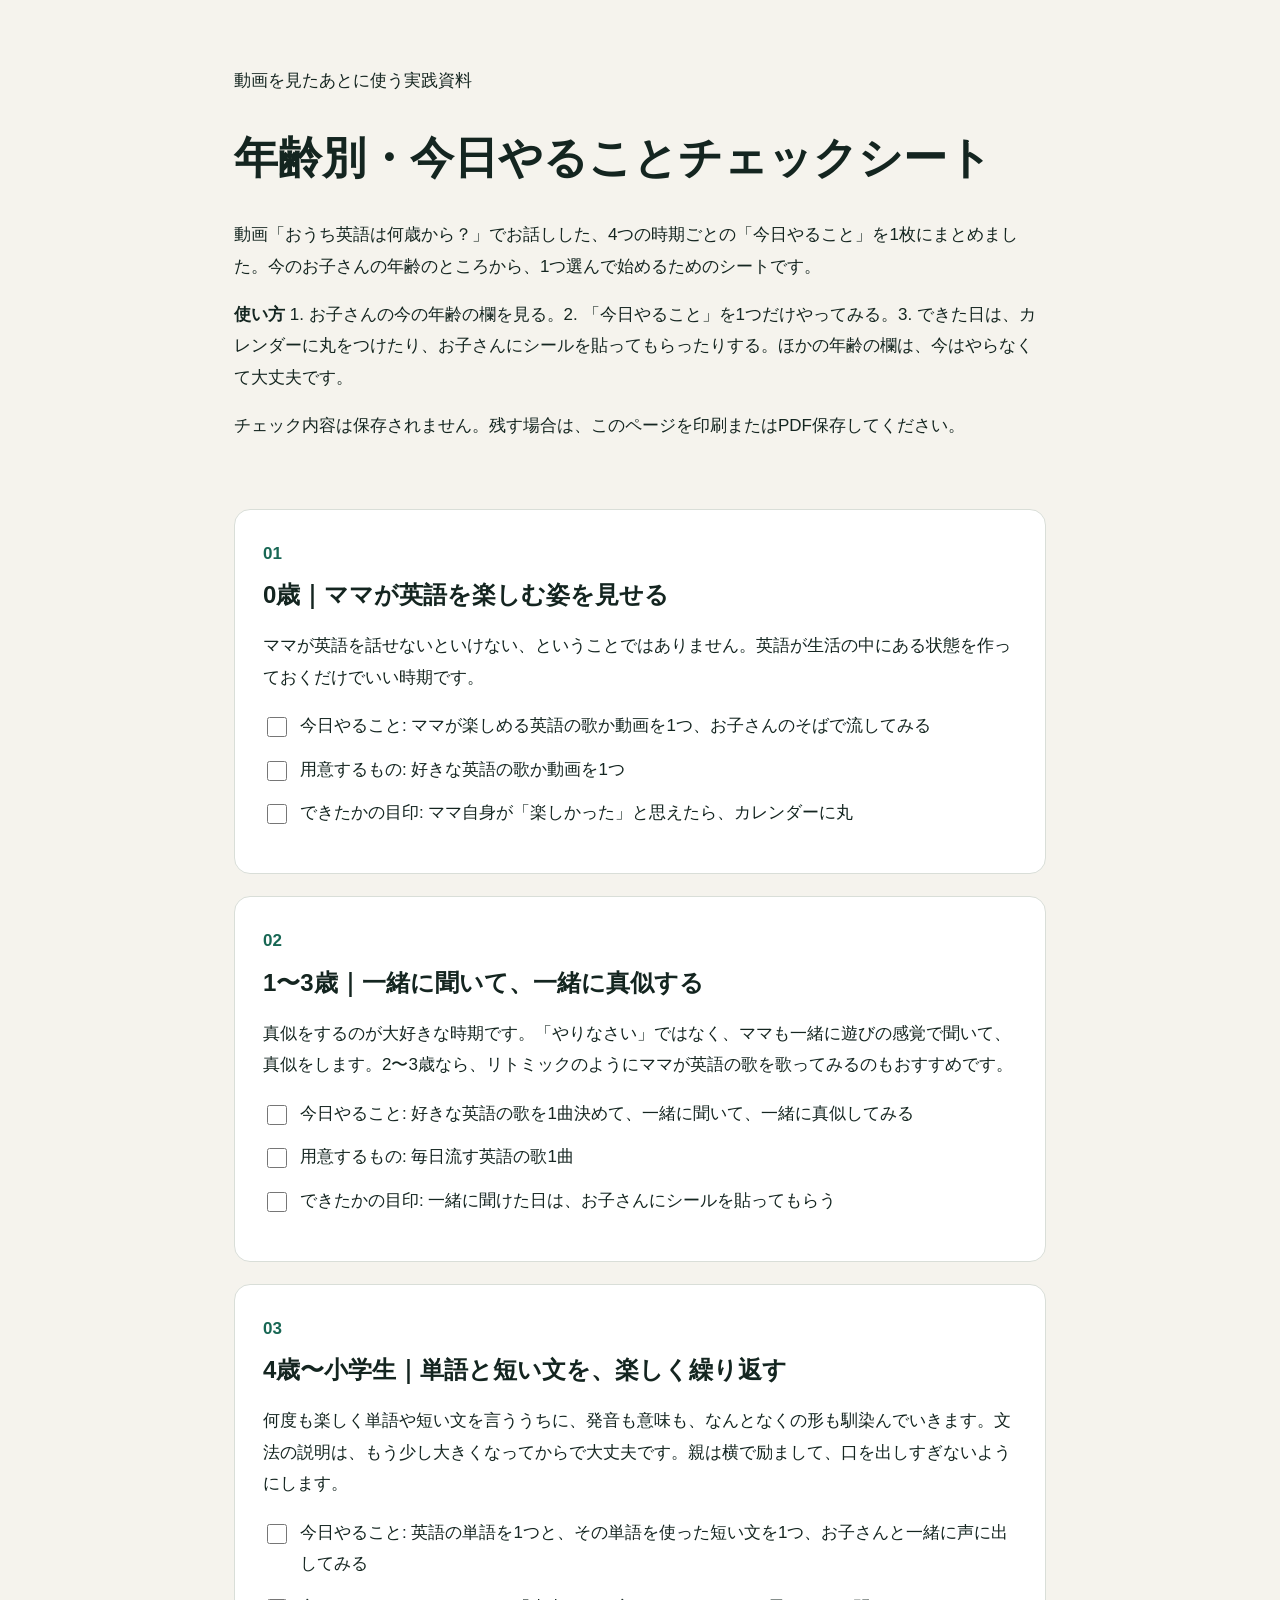
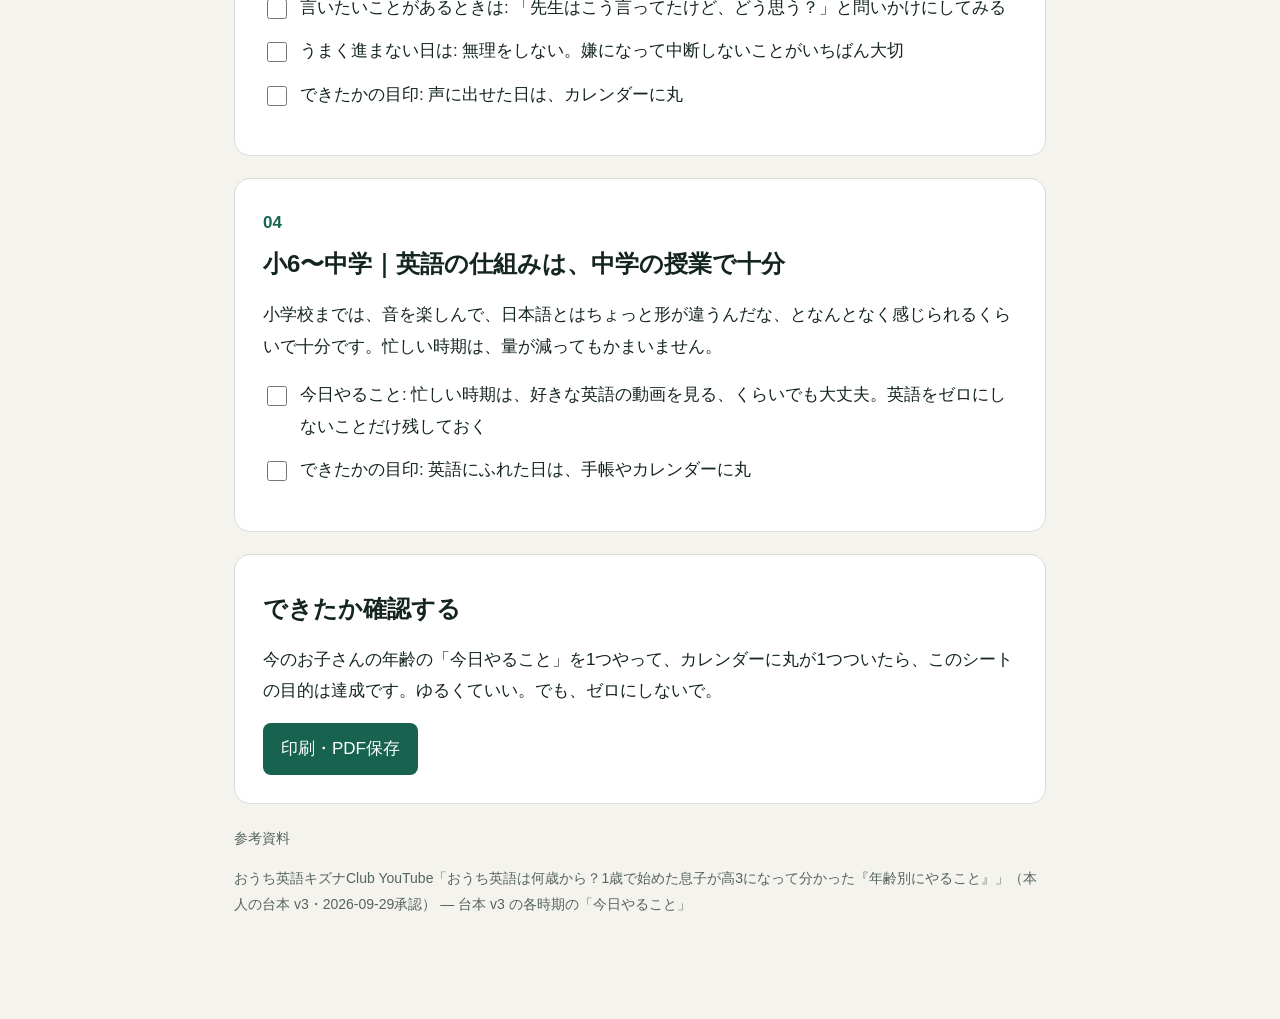
<file: yt/nenreibetsu/index.html>
<!doctype html><html lang="ja"><head><meta charset="utf-8"><meta name="viewport" content="width=device-width,initial-scale=1"><meta name="robots" content="noindex,nofollow"><title>年齢別・今日やることチェックシート</title><style>
*{box-sizing:border-box}body{margin:0;background:#f5f3ed;color:#142520;font:17px/1.85 -apple-system,BlinkMacSystemFont,"Noto Sans JP",sans-serif}main{max-width:860px;margin:auto;padding:48px 24px}header{padding-bottom:28px}h1{font-size:clamp(28px,5vw,44px);line-height:1.45}h2{font-size:24px;line-height:1.5;margin:8px 0 16px}p,li,pre{overflow-wrap:anywhere}section{background:white;border:1px solid #d9ded8;border-radius:16px;padding:28px;margin:22px 0}.number{color:#186754;font-weight:700}ul{padding:0;list-style:none}li{margin:12px 0}label{display:flex;gap:10px}input{width:20px;height:20px;flex:none;margin-top:7px}pre{white-space:pre-wrap;background:#edf4ef;padding:18px;border-radius:8px;font:inherit}button{font:inherit;color:white;background:#17634f;border:0;border-radius:8px;padding:10px 18px;cursor:pointer}button:focus-visible,a:focus-visible{outline:3px solid #e2ad44;outline-offset:4px}a{color:#17634f}footer{font-size:14px;color:#54645e}#status{min-height:1.8em}@media(max-width:480px){main{padding:28px 16px}section{padding:20px}h2{font-size:21px}}@media print{body{background:white}button,#status{display:none}section{break-inside:avoid;border:1px solid #ccc}main{padding:0}}
h1,h2{word-break:keep-all;overflow-wrap:anywhere}</style></head><body><main><header><p>動画を見たあとに使う実践資料</p><h1>年齢別・<wbr>今日やること<wbr>チェックシート</h1><p>動画「おうち英語は何歳から？」でお話しした、4つの時期ごとの「今日やること」を1枚にまとめました。今のお子さんの年齢のところから、1つ選んで始めるためのシートです。</p><p><strong>使い方</strong> 1. お子さんの今の年齢の欄を見る。2. 「今日やること」を1つだけやってみる。3. できた日は、カレンダーに丸をつけたり、お子さんにシールを貼ってもらったりする。ほかの年齢の欄は、今はやらなくて大丈夫です。</p><p>チェック内容は保存されません。残す場合は、このページを印刷またはPDF保存してください。</p></header><section><span class="number">01</span><h2>0歳｜<wbr>ママが<wbr>英語を<wbr>楽しむ姿を<wbr>見せる</h2><p>ママが英語を話せないといけない、ということではありません。英語が生活の中にある状態を作っておくだけでいい時期です。</p><ul><li><label><input type="checkbox"> <span>今日やること: ママが楽しめる英語の歌か動画を1つ、お子さんのそばで流してみる</span></label></li><li><label><input type="checkbox"> <span>用意するもの: 好きな英語の歌か動画を1つ</span></label></li><li><label><input type="checkbox"> <span>できたかの目印: ママ自身が「楽しかった」と思えたら、カレンダーに丸</span></label></li></ul></section><section><span class="number">02</span><h2>1〜3歳｜<wbr>一緒に聞いて、<wbr>一緒に真似する</h2><p>真似をするのが大好きな時期です。「やりなさい」ではなく、ママも一緒に遊びの感覚で聞いて、真似をします。2〜3歳なら、リトミックのようにママが英語の歌を歌ってみるのもおすすめです。</p><ul><li><label><input type="checkbox"> <span>今日やること: 好きな英語の歌を1曲決めて、一緒に聞いて、一緒に真似してみる</span></label></li><li><label><input type="checkbox"> <span>用意するもの: 毎日流す英語の歌1曲</span></label></li><li><label><input type="checkbox"> <span>できたかの目印: 一緒に聞けた日は、お子さんにシールを貼ってもらう</span></label></li></ul></section><section><span class="number">03</span><h2>4歳〜小学生｜<wbr>単語と<wbr>短い文を、<wbr>楽しく<wbr>繰り返す</h2><p>何度も楽しく単語や短い文を言ううちに、発音も意味も、なんとなくの形も馴染んでいきます。文法の説明は、もう少し大きくなってからで大丈夫です。親は横で励まして、口を出しすぎないようにします。</p><ul><li><label><input type="checkbox"> <span>今日やること: 英語の単語を1つと、その単語を使った短い文を1つ、お子さんと一緒に声に出してみる</span></label></li><li><label><input type="checkbox"> <span>言いたいことがあるときは: 「先生はこう言ってたけど、どう思う？」と問いかけにしてみる</span></label></li><li><label><input type="checkbox"> <span>うまく進まない日は: 無理をしない。嫌になって中断しないことがいちばん大切</span></label></li><li><label><input type="checkbox"> <span>できたかの目印: 声に出せた日は、カレンダーに丸</span></label></li></ul></section><section><span class="number">04</span><h2>小6〜中学｜<wbr>英語の仕組みは、<wbr>中学の授業で<wbr>十分</h2><p>小学校までは、音を楽しんで、日本語とはちょっと形が違うんだな、となんとなく感じられるくらいで十分です。忙しい時期は、量が減ってもかまいません。</p><ul><li><label><input type="checkbox"> <span>今日やること: 忙しい時期は、好きな英語の動画を見る、くらいでも大丈夫。英語をゼロにしないことだけ残しておく</span></label></li><li><label><input type="checkbox"> <span>できたかの目印: 英語にふれた日は、手帳やカレンダーに丸</span></label></li></ul></section><section><h2>できたか確認する</h2><p>今のお子さんの年齢の「今日やること」を1つやって、カレンダーに丸が1つついたら、このシートの目的は達成です。ゆるくていい。でも、ゼロにしないで。</p><button type="button" id="print">印刷・PDF保存</button></section><footer><p>参考資料</p><ul><li>おうち英語キズナClub YouTube「おうち英語は何歳から？1歳で始めた息子が高3になって分かった『年齢別にやること』」（本人の台本 v3・2026-09-29承認） — 台本 v3 の各時期の「今日やること」</li></ul><p id="status" role="status" aria-live="polite"></p></footer></main><script>
document.getElementById('print').addEventListener('click',()=>{const status=document.getElementById('status');if(/ Line\//i.test(navigator.userAgent)){status.textContent='LINEの中では印刷できないため、Safariで開き直します。開いたら、もう一度このボタンを押してください。';const u=new URL(location.href);u.searchParams.set('openExternalBrowser','1');location.href=u.toString();return;}if(typeof window.print!=='function'){status.textContent='このアプリでは印刷できません。SafariやChromeで開き直してください。';return;}window.print();});document.querySelectorAll('[data-copy]').forEach(b=>b.addEventListener('click',async()=>{const el=document.getElementById(b.dataset.copy);const status=document.getElementById('status');try{await navigator.clipboard.writeText(el.textContent);status.textContent='コピーしました。使いたい場所に貼り付けてください。';}catch(e){const s=window.getSelection();const r=document.createRange();r.selectNodeContents(el);s.removeAllRanges();s.addRange(r);status.textContent='文章を選択しました。端末のコピー操作を使ってください。';}}));
</script></body></html>
</file>
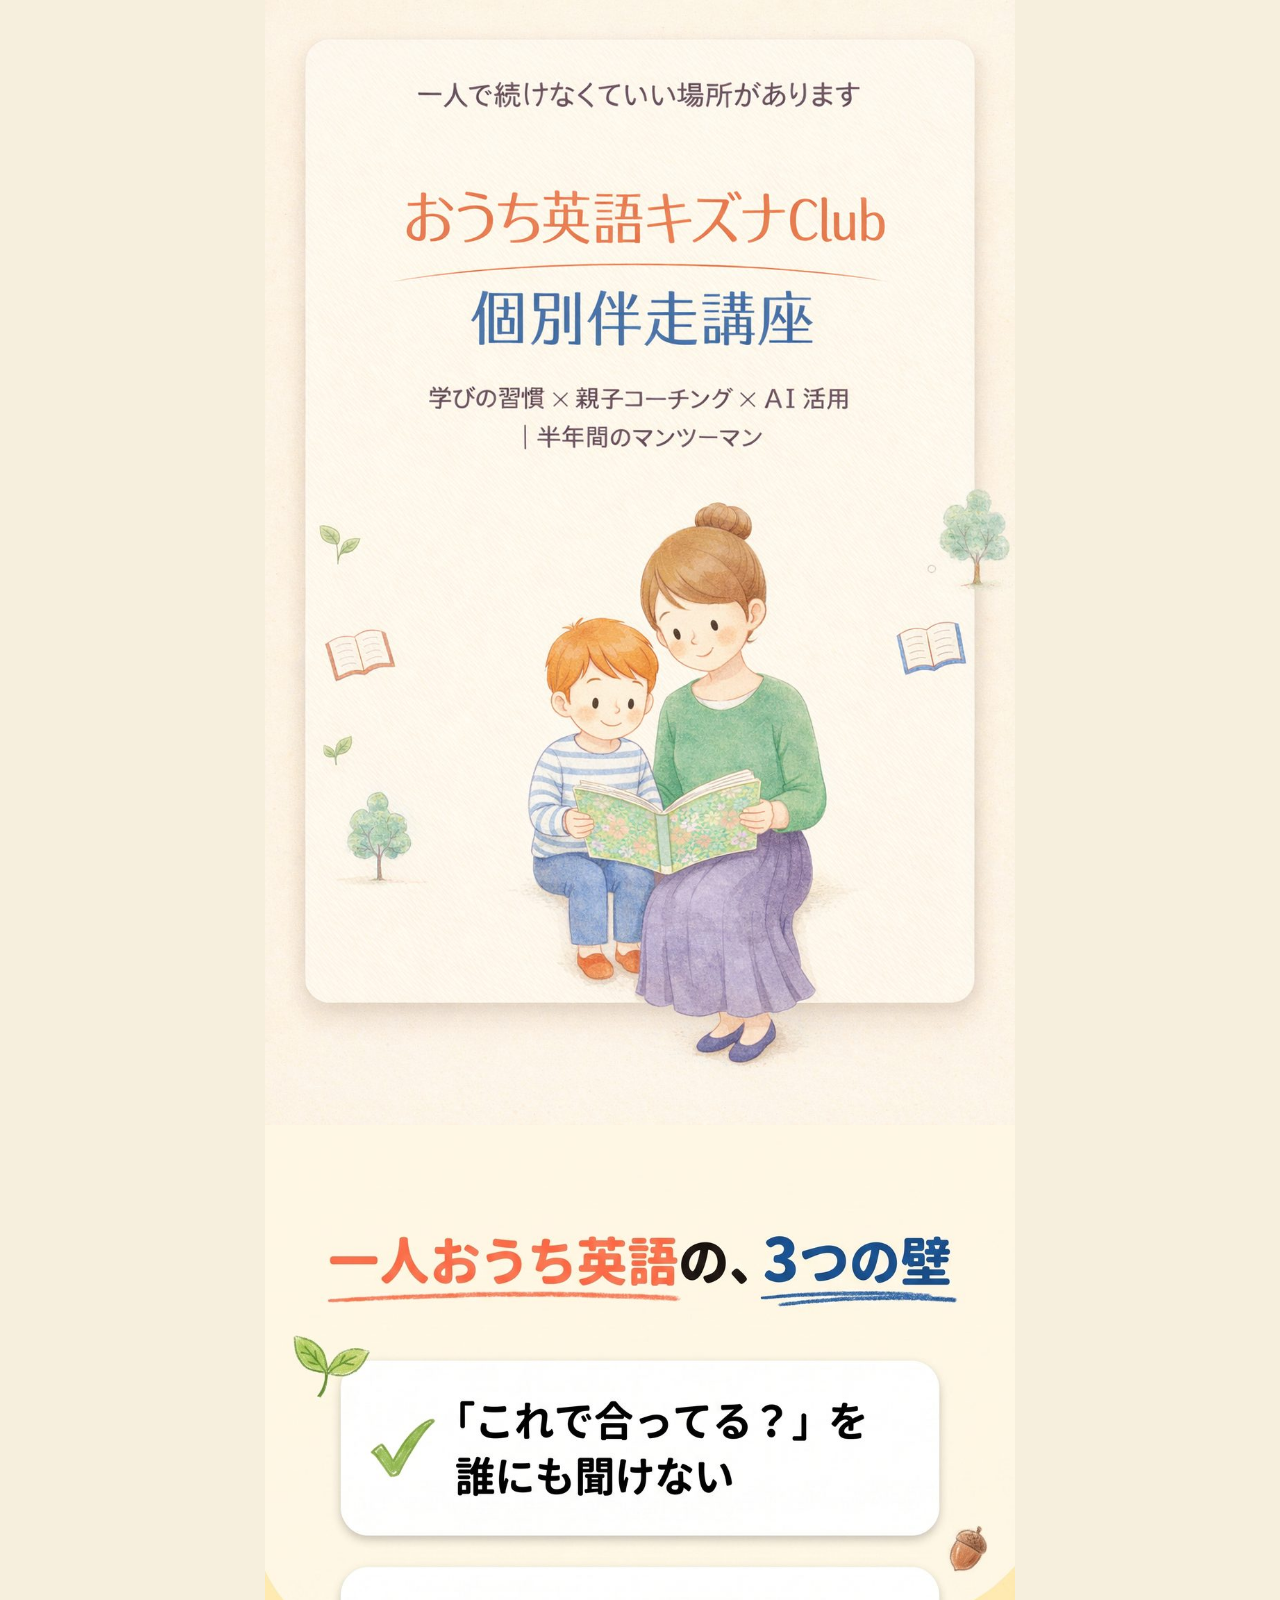
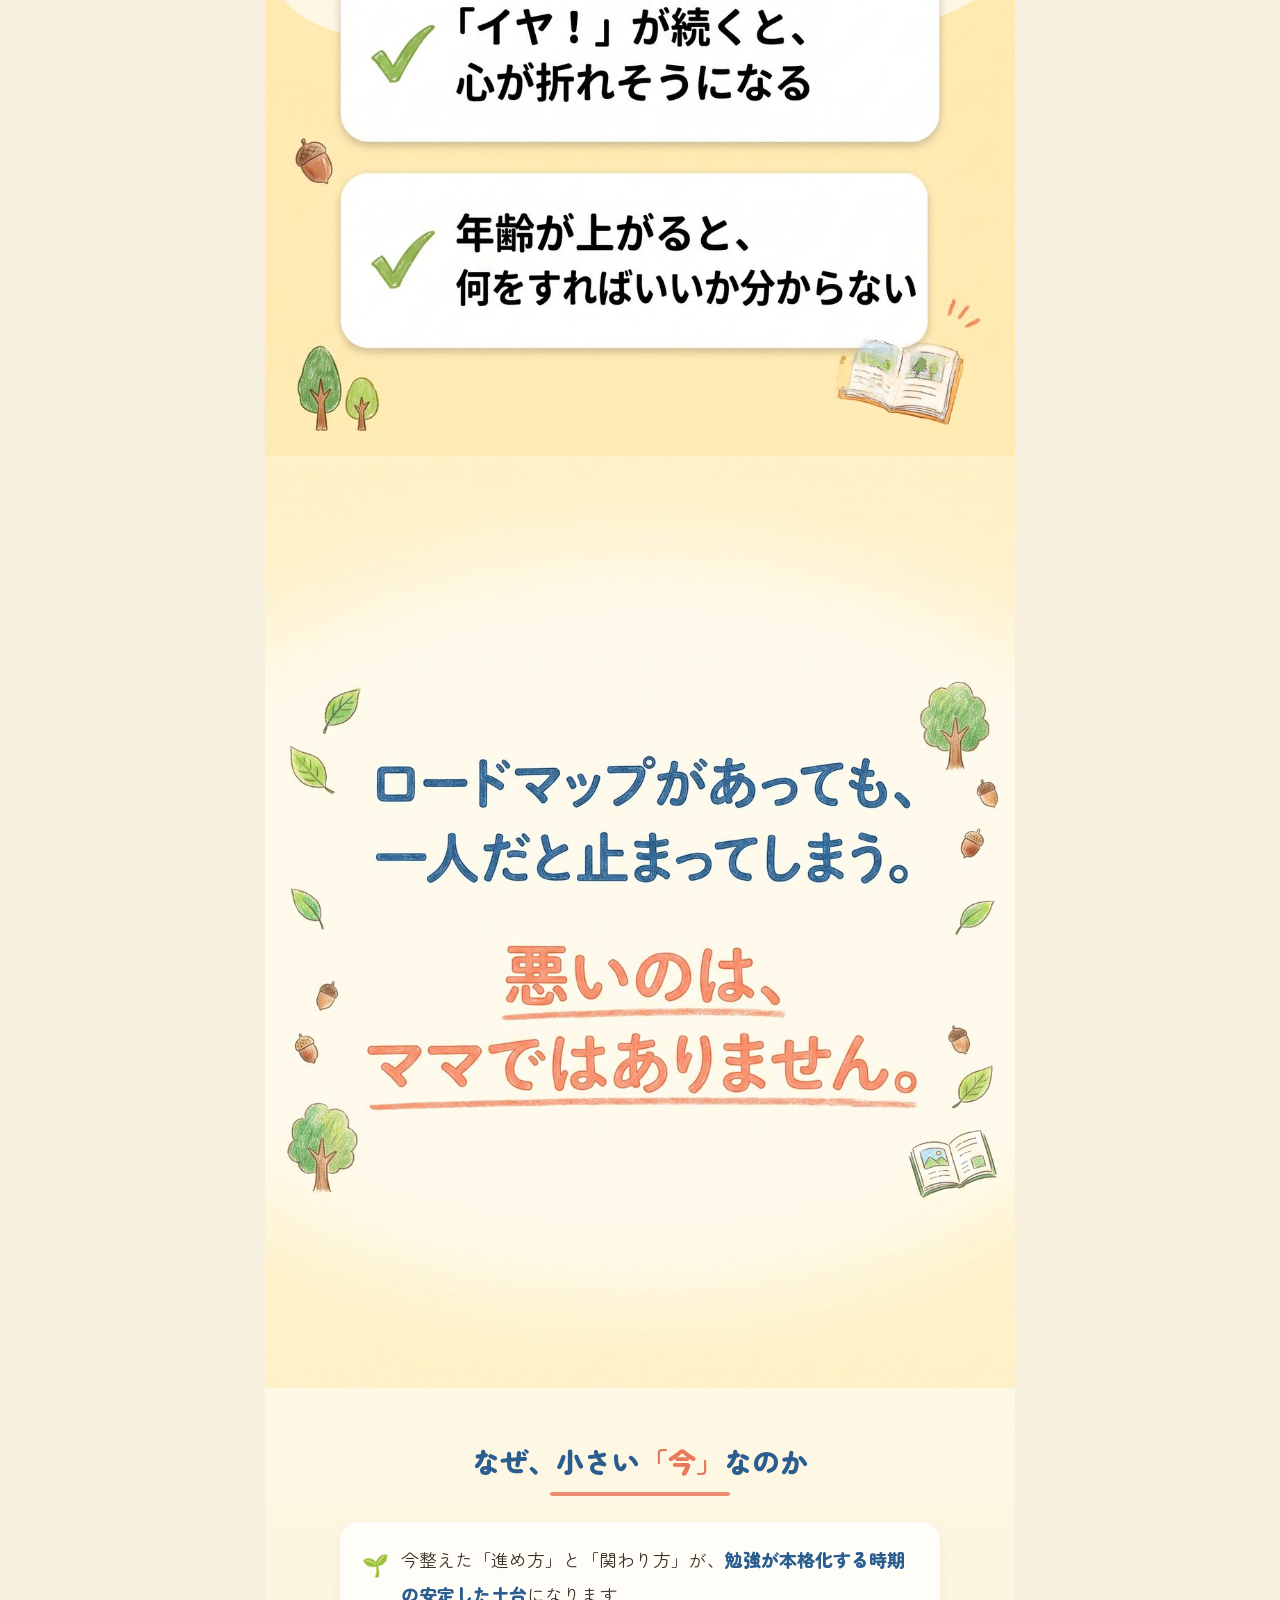
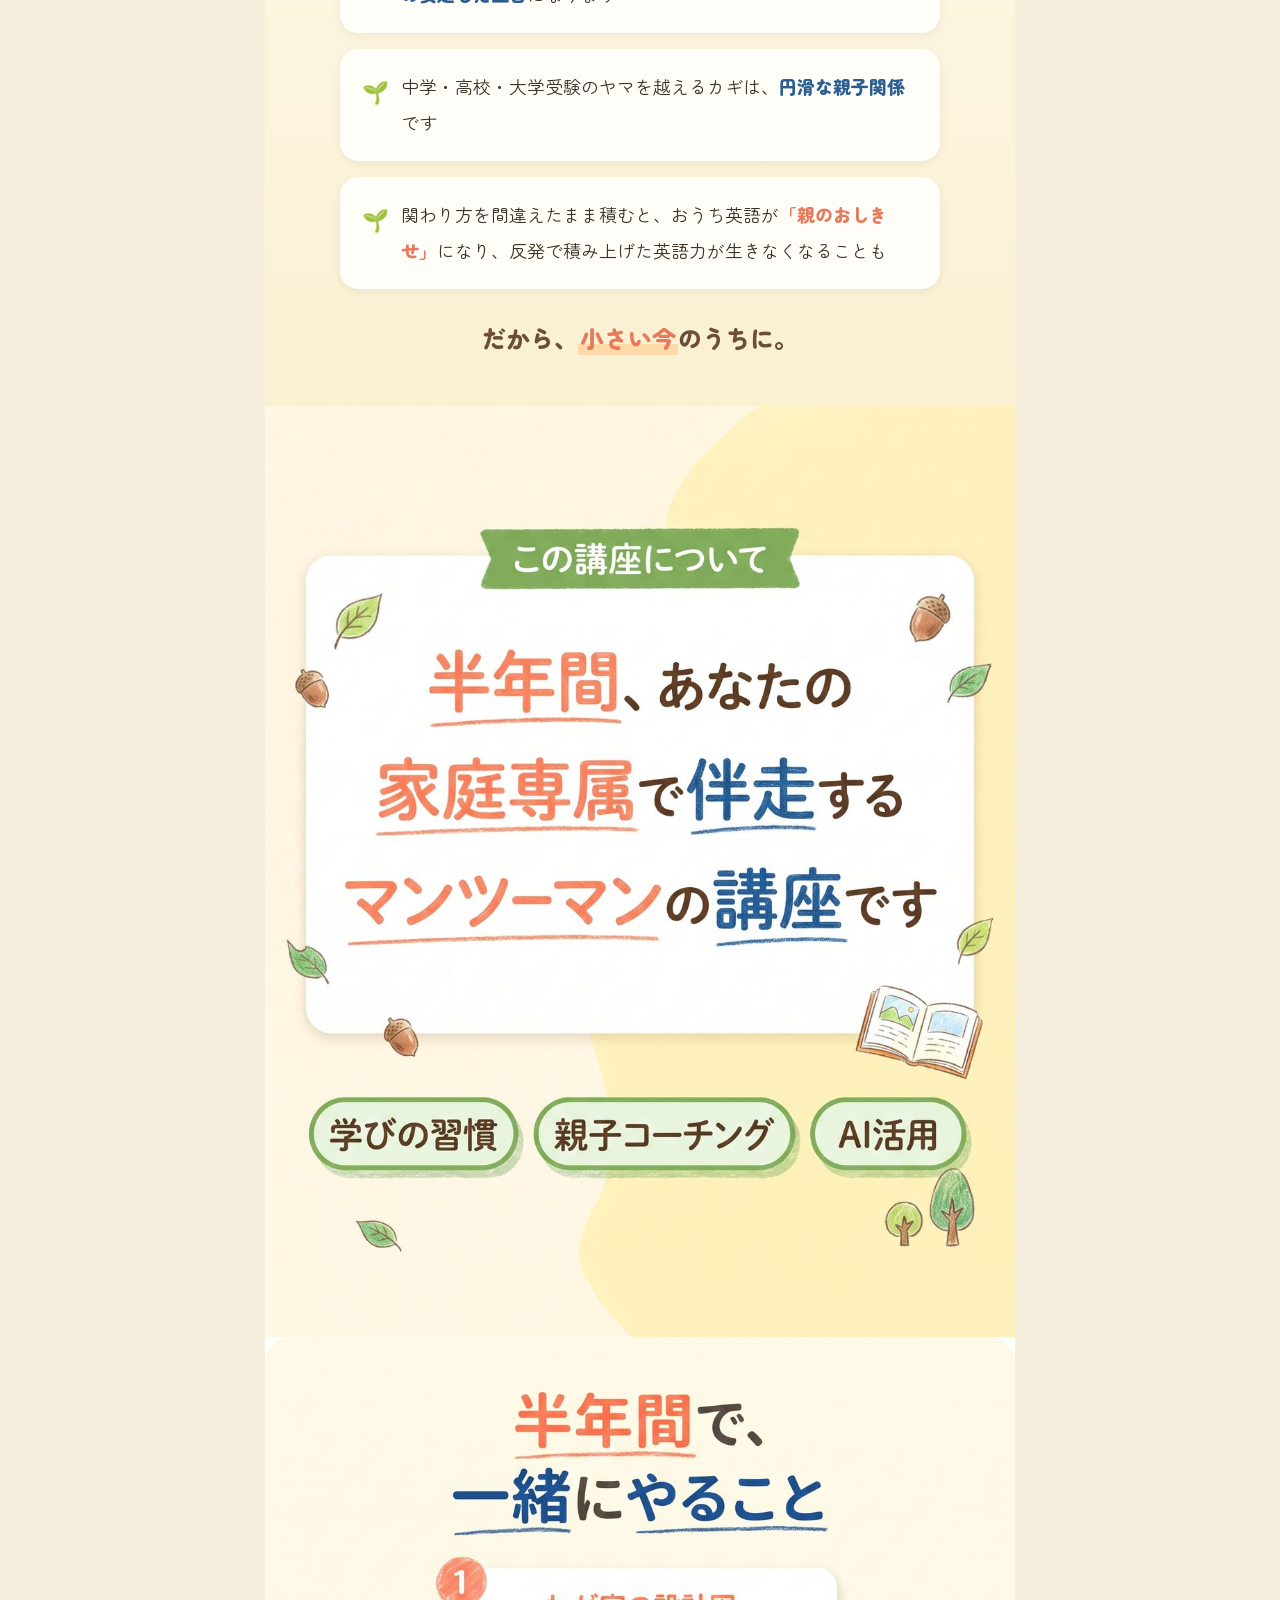
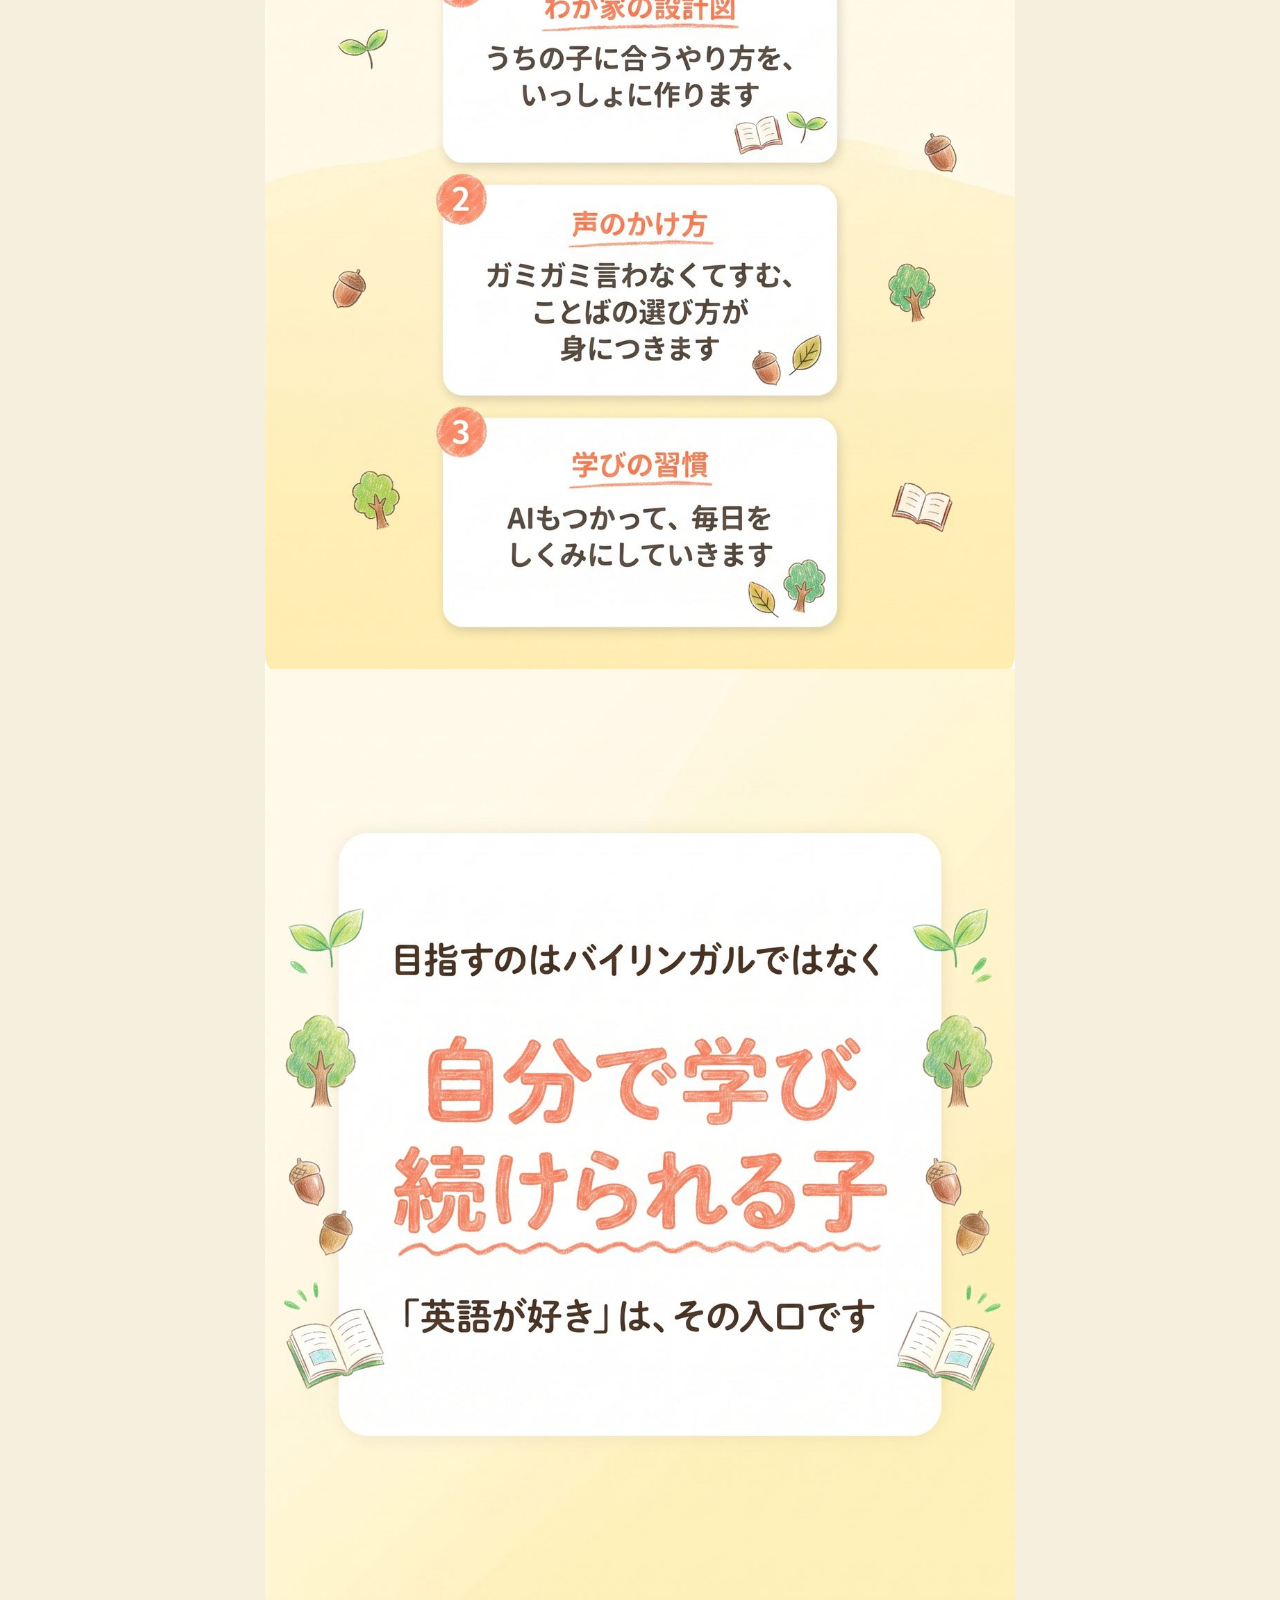
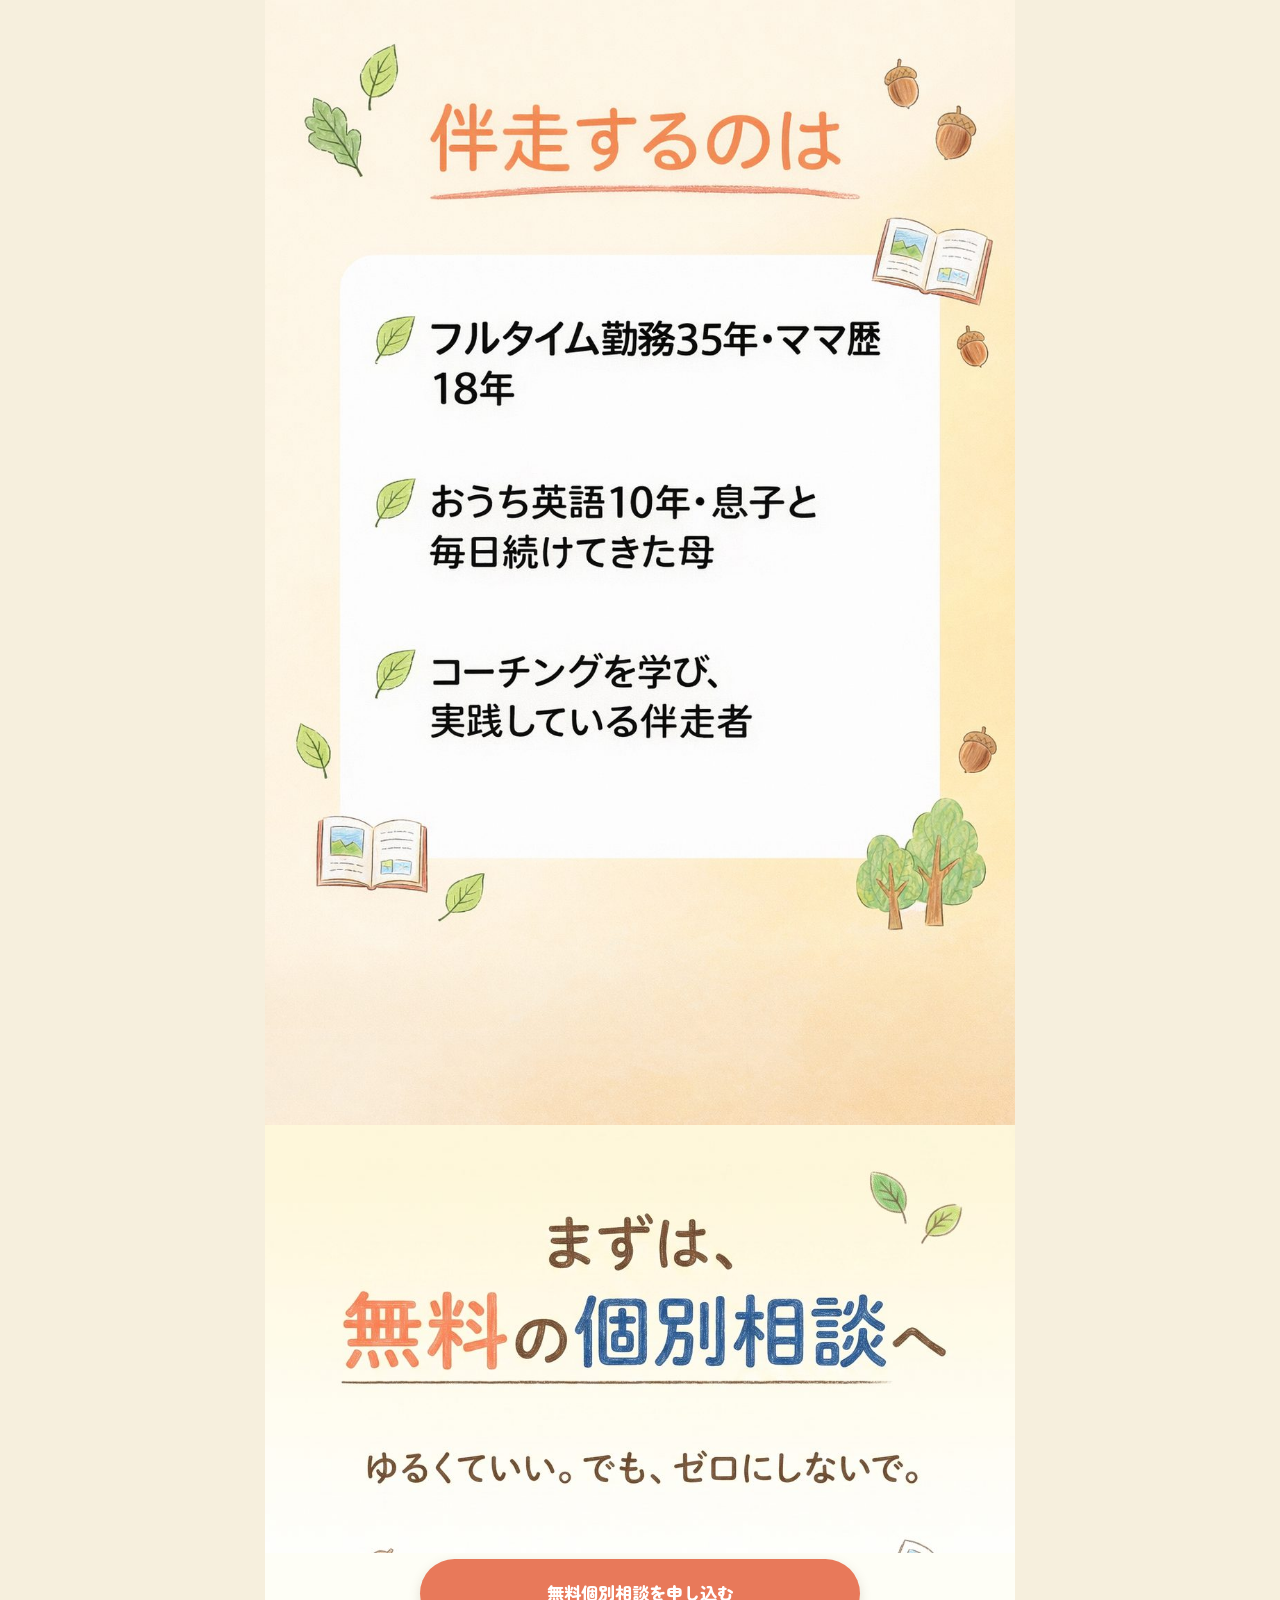
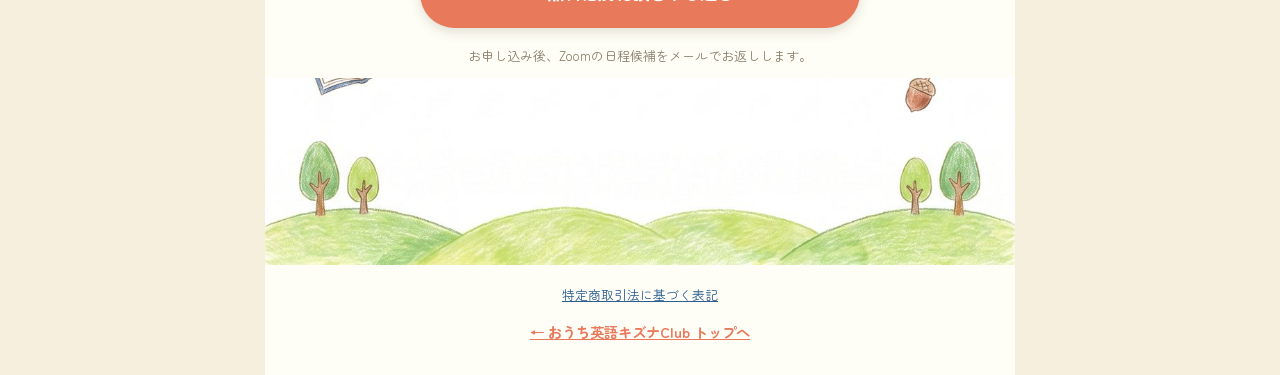
<file: kouza.html>
<!DOCTYPE html>
<html lang="ja">
<head>
<meta charset="UTF-8">
<meta name="viewport" content="width=device-width, initial-scale=1.0">
<title>個別伴走講座｜おうち英語キズナClub</title>
<meta name="description" content="半年間、あなたの家庭専属で伴走するマンツーマン講座。学びの習慣×親子コーチング×AI活用。まずは無料の個別相談から。">
<link rel="canonical" href="https://ouchi-english.jp/kouza.html">
<meta property="og:type" content="website">
<meta property="og:title" content="個別伴走講座｜おうち英語キズナClub">
<meta property="og:description" content="一人で続けなくていい場所があります。半年間のマンツーマン伴走講座。まずは無料の個別相談から。">
<meta property="og:image" content="https://ouchi-english.jp/images/kouza/lp_01_hero.jpg">
<meta property="og:url" content="https://ouchi-english.jp/kouza.html">
<link rel="icon" href="data:image/svg+xml,<svg xmlns='http://www.w3.org/2000/svg' viewBox='0 0 100 100'><text y='.9em' font-size='90'>🧸</text></svg>">
<link rel="preconnect" href="https://fonts.googleapis.com">
<link rel="preconnect" href="https://fonts.gstatic.com" crossorigin>
<link href="https://fonts.googleapis.com/css2?family=Zen+Maru+Gothic:wght@400;500;700;900&display=swap" rel="stylesheet">
<style>
:root{
  --coral:#e8795a;
  --blue:#2b5d8f;
  --brown:#6b4f3a;
  --cream:#fefef6;
  --ink:#3d3327;
  --line:#06C755;
}
*{margin:0;padding:0;box-sizing:border-box}
body{
  font-family:"Zen Maru Gothic","Hiragino Maru Gothic ProN",sans-serif;
  color:var(--ink);
  background:#f6efdd;
  line-height:1.9;
}
.lp{max-width:750px;margin:0 auto;background:var(--cream)}
.lp img{display:block;width:100%;height:auto}
.cta-buttons{
  background:var(--cream);
  padding:6px 24px 10px;
  text-align:center;
}
.btn{
  display:block;max-width:440px;margin:0 auto 16px;padding:18px 20px;
  border-radius:999px;font-size:1.08rem;font-weight:900;text-decoration:none;
  box-shadow:0 4px 12px rgba(107,79,58,.18);
  transition:transform .15s, opacity .2s;
}
.btn:hover{opacity:.9;transform:translateY(-1px)}
.btn-form{background:var(--coral);color:#fff}
.cta-note{font-size:.82rem;color:#8a7d6b;margin-top:6px}
.nazeima{
  background:linear-gradient(180deg,#fdf8e6 0%,#faf0d2 100%);
  padding:52px 26px 46px;
}
.nazeima h2{
  text-align:center;font-size:1.75rem;font-weight:900;color:#2b5d8f;
  margin-bottom:8px;line-height:1.5;
}
.nazeima h2 .ima{color:#e8795a}
.nazeima h2::after{
  content:"";display:block;width:180px;height:4px;margin:10px auto 26px;
  background:#e8795a;border-radius:99px;opacity:.85;
}
.nz-card{
  display:flex;gap:12px;align-items:flex-start;
  background:#fffdf8;border-radius:18px;padding:20px 22px;margin:0 auto 16px;
  max-width:600px;box-shadow:0 3px 10px rgba(107,79,58,.08);
}
.nz-card .leaf{flex:0 0 auto;font-size:1.35rem;line-height:2}
.nz-card p{font-size:1.12rem;line-height:2}
.nz-card strong{color:#2b5d8f;font-weight:900}
.nz-card:nth-child(4) strong{color:#e8795a}
.nz-close{
  text-align:center;font-size:1.5rem;font-weight:900;color:#6b4f3a;margin-top:26px;
}
.nz-close span{
  color:#e8795a;
  background:linear-gradient(transparent 68%, #ffd9a8 68%);
  padding:0 2px;
}
.foot{
  background:var(--cream);
  padding:18px 20px 30px;
  text-align:center;font-size:.8rem;color:#8a7d6b;
}
.foot a{color:var(--blue)}
.foot .home{display:block;margin-top:10px;font-size:.9rem;font-weight:700;color:var(--coral)}
</style>
</head>
<body>
<div class="lp">
  <img src="images/kouza/lp_01_hero.jpg" alt="おうち英語キズナClub 個別伴走講座　一人で続けなくていい場所があります　学びの習慣×親子コーチング×AI活用｜半年間のマンツーマン">
  <img src="images/kouza/lp_02_konna.jpg" alt="一人おうち英語の、3つの壁。「これで合ってる？」を誰にも聞けない。「イヤ！」が続くと、心が折れそうになる。年齢が上がると、何をすればいいか分からない。">
  <img src="images/kouza/lp_03_message.jpg" alt="ロードマップがあっても、一人だと止まってしまう。悪いのは、ママではありません。">
  <section class="nazeima">
    <h2>なぜ、小さい<span class="ima">「今」</span>なのか</h2>
    <div class="nz-card"><span class="leaf">🌱</span><p>今整えた「進め方」と「関わり方」が、<strong>勉強が本格化する時期の安定した土台</strong>になります</p></div>
    <div class="nz-card"><span class="leaf">🌱</span><p>中学・高校・大学受験のヤマを越えるカギは、<strong>円滑な親子関係</strong>です</p></div>
    <div class="nz-card"><span class="leaf">🌱</span><p>関わり方を間違えたまま積むと、おうち英語が<strong>「親のおしきせ」</strong>になり、反発で積み上げた英語力が生きなくなることも</p></div>
    <p class="nz-close">だから、<span>小さい今</span>のうちに。</p>
  </section>
  <img src="images/kouza/lp_04_teigi.jpg" alt="この講座について：半年間、あなたの家庭専属で伴走するマンツーマンの講座です。学びの習慣・親子コーチング・AI活用">
  <img src="images/kouza/lp_05_nakami.jpg" alt="半年間で、一緒にやること。1 わが家の設計図：うちの子に合うやり方を、いっしょに作ります。2 声のかけ方：ガミガミ言わなくてすむ、ことばの選び方が身につきます。3 学びの習慣：AIもつかって、毎日をしくみにしていきます。">
  <img src="images/kouza/lp_06_goal.jpg" alt="目指すのはバイリンガルではなく「自分で学び続けられる子」。「英語が好き」は、その入口です。">
  <img src="images/kouza/lp_07_watashi.jpg" alt="伴走するのは、フルタイム勤務35年・ママ歴18年、おうち英語10年・息子と毎日続けてきた母、コーチングを学び実践している伴走者">
  <img src="images/kouza/lp_09_cta_top.jpg" alt="まずは、無料の個別相談へ。ゆるくていい。でも、ゼロにしないで。">

  <div class="cta-buttons">
    <a class="btn btn-form" href="/soudan.html">無料個別相談を申し込む</a>
    <p class="cta-note">お申し込み後、Zoomの日程候補をメールでお返しします。</p>
  </div>

  <img src="images/kouza/lp_09_cta_bottom.jpg" alt="">

  <div class="foot">
    <a href="/tokusho.html">特定商取引法に基づく表記</a>
    <a class="home" href="/">← おうち英語キズナClub トップへ</a>
  </div>
</div>
</body>
</html>
</file>
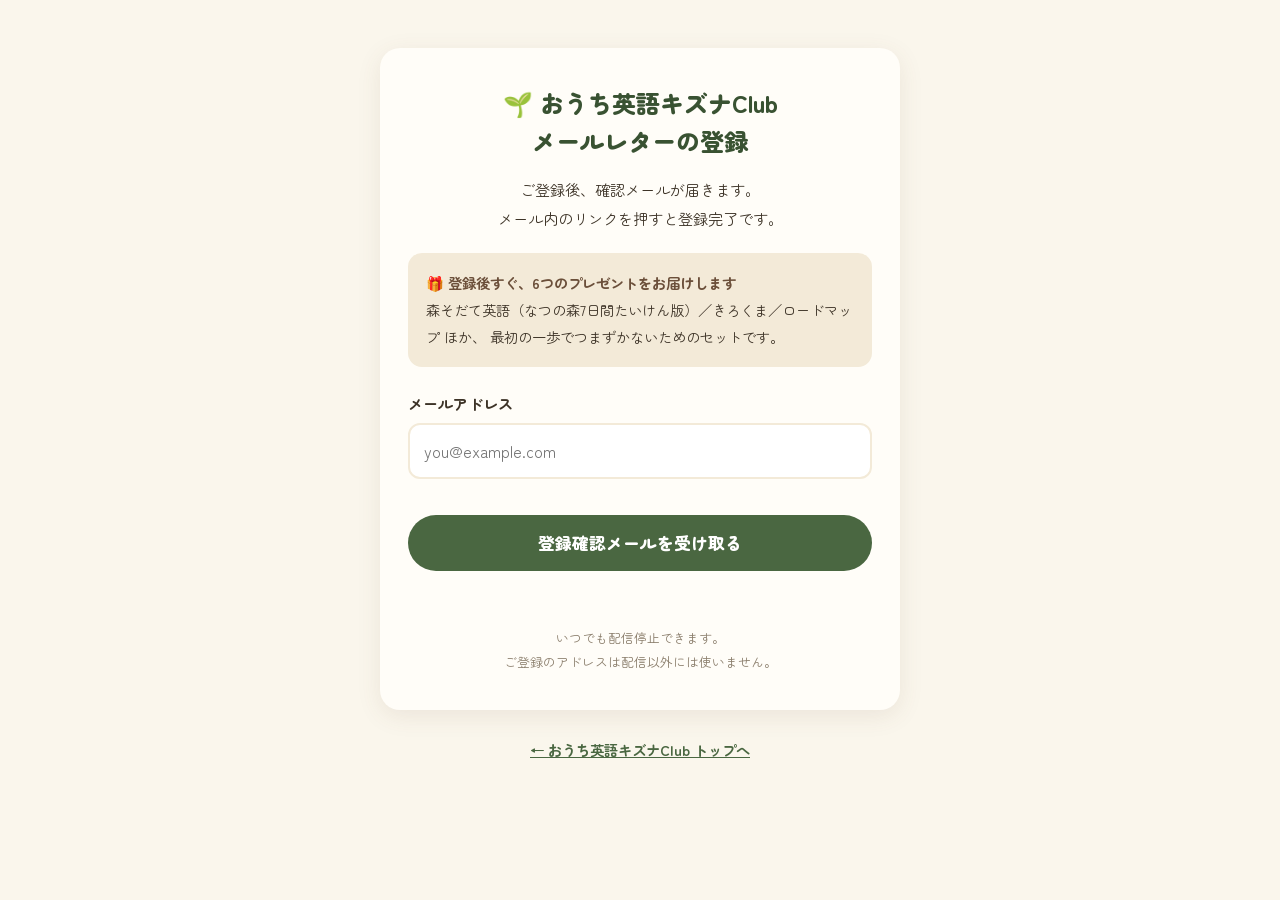
<file: merumaga.html>
<!DOCTYPE html>
<html lang="ja">
<head>
<meta charset="UTF-8">
<meta name="viewport" content="width=device-width, initial-scale=1.0">
<title>無料メールレター登録｜おうち英語キズナClub</title>
<meta name="description" content="おうち英語キズナClubの無料メールレター登録ページ。登録後すぐに6つのプレゼントをお届けします。">
<link rel="canonical" href="https://ouchi-english.jp/merumaga.html">
<link rel="icon" href="data:image/svg+xml,<svg xmlns='http://www.w3.org/2000/svg' viewBox='0 0 100 100'><text y='.9em' font-size='90'>🧸</text></svg>">
<link rel="preconnect" href="https://fonts.googleapis.com">
<link rel="preconnect" href="https://fonts.gstatic.com" crossorigin>
<link href="https://fonts.googleapis.com/css2?family=Zen+Maru+Gothic:wght@400;500;700;900&display=swap" rel="stylesheet">
<script src="https://challenges.cloudflare.com/turnstile/v0/api.js" async defer></script>
<style>
:root{
  --green:#4a6741;
  --green-deep:#395232;
  --brown:#6b4f3a;
  --cream:#faf6ec;
  --cream-deep:#f3ead8;
  --white:#fffdf8;
  --ink:#3d3327;
  --accent:#d98e4a;
}
*{margin:0;padding:0;box-sizing:border-box}
body{
  font-family:"Zen Maru Gothic","Hiragino Maru Gothic ProN",sans-serif;
  color:var(--ink);
  background:var(--cream);
  line-height:1.9;
  overflow-wrap:anywhere;
}
.wrap{max-width:560px;margin:0 auto;padding:48px 20px 64px}
.card{background:var(--white);border-radius:20px;padding:36px 28px;box-shadow:0 6px 24px rgba(107,79,58,.10)}
h1{font-size:1.5rem;color:var(--green-deep);font-weight:900;text-align:center;line-height:1.6}
.lead{margin-top:14px;font-size:.95rem;text-align:center}
.gift{margin:20px 0 4px;background:var(--cream-deep);border-radius:14px;padding:16px 18px;font-size:.9rem}
.gift strong{color:var(--brown)}
label{display:block;font-weight:700;margin:22px 0 6px;font-size:.95rem}
input[type=email]{
  width:100%;padding:14px;border:2px solid var(--cream-deep);border-radius:12px;
  font-size:1rem;font-family:inherit;background:#fff;
}
input[type=email]:focus{outline:none;border-color:var(--green)}
.cf-turnstile{margin-top:18px;display:flex;justify-content:center}
button[type=submit]{
  display:block;width:100%;margin-top:18px;padding:16px;border:none;border-radius:999px;
  background:var(--green);color:#fff;font-size:1.05rem;font-weight:900;font-family:inherit;
  cursor:pointer;transition:background .2s;
}
button[type=submit]:hover{background:var(--green-deep)}
button[type=submit]:disabled{background:#b9b3a8;cursor:default}
#rondo-status{margin-top:14px;text-align:center;font-size:.92rem;color:var(--brown);min-height:1.5em}
.note{margin-top:18px;font-size:.8rem;color:#8a7d6b;text-align:center}
.back{display:block;margin-top:26px;text-align:center;font-size:.9rem}
.back a{color:var(--green);font-weight:700}
</style>
</head>
<body>
<div class="wrap">
  <div class="card">
    <h1>🌱 おうち英語キズナClub<br>メールレターの登録</h1>
    <p class="lead">ご登録後、確認メールが届きます。<br>メール内のリンクを押すと登録完了です。</p>
    <div class="gift">
      <strong>🎁 登録後すぐ、6つのプレゼントをお届けします</strong><br>
      森そだて英語（なつの森7日間たいけん版）／きろくま／ロードマップ ほか、
      最初の一歩でつまずかないためのセットです。
    </div>
    <form id="rondo-subscribe">
      <label for="rondo-email">メールアドレス</label>
      <input
        id="rondo-email"
        name="email"
        type="email"
        inputmode="email"
        autocomplete="email"
        spellcheck="false"
        placeholder="you@example.com"
        required
      >
      <div class="cf-turnstile" data-sitekey="0x4AAAAAAEPpqsjJIxr0eJFA"></div>
      <div aria-hidden="true" style="position:absolute;left:-10000px">
        <label for="rondo-website">Website</label>
        <input id="rondo-website" name="website" type="text" tabindex="-1" autocomplete="off">
      </div>
      <button type="submit">登録確認メールを受け取る</button>
      <p id="rondo-status" role="status" aria-live="polite"></p>
    </form>
    <p class="note">いつでも配信停止できます。<br>ご登録のアドレスは配信以外には使いません。</p>
  </div>
  <p class="back"><a href="/">← おうち英語キズナClub トップへ</a></p>
</div>

<script>
(() => {
  const form = document.getElementById('rondo-subscribe');
  const status = document.getElementById('rondo-status');
  const button = form.querySelector('button[type="submit"]');
  const source = new URLSearchParams(location.search).get('src') || 'site-merumaga';
  form.addEventListener('submit', async (event) => {
    event.preventDefault();
    const data = new FormData(form);
    const cfToken = data.get('cf-turnstile-response');
    if (!cfToken) {
      status.textContent = 'bot確認を完了してから、もう一度お試しください。';
      return;
    }
    button.disabled = true;
    button.textContent = '送信中…';
    status.textContent = '';
    try {
      const response = await fetch('https://rondo.chiho-m.workers.dev/api/subscribe', {
        method: 'POST',
        headers: { 'content-type': 'application/json' },
        body: JSON.stringify({
          email: data.get('email'),
          website: data.get('website'),
          cfToken,
          source,
        }),
      });
      if (!response.ok) throw new Error(`HTTP ${response.status}`);
      form.reset();
      status.textContent = '確認メールを送りました。受信箱のリンクを開いて登録を完了してください。';
    } catch {
      status.textContent = '送信できませんでした。通信状態を確認し、bot確認をやり直してください。';
      if (window.turnstile) window.turnstile.reset();
    } finally {
      button.disabled = false;
      button.textContent = '登録確認メールを受け取る';
    }
  });
})();
</script>
</body>
</html>
</file>
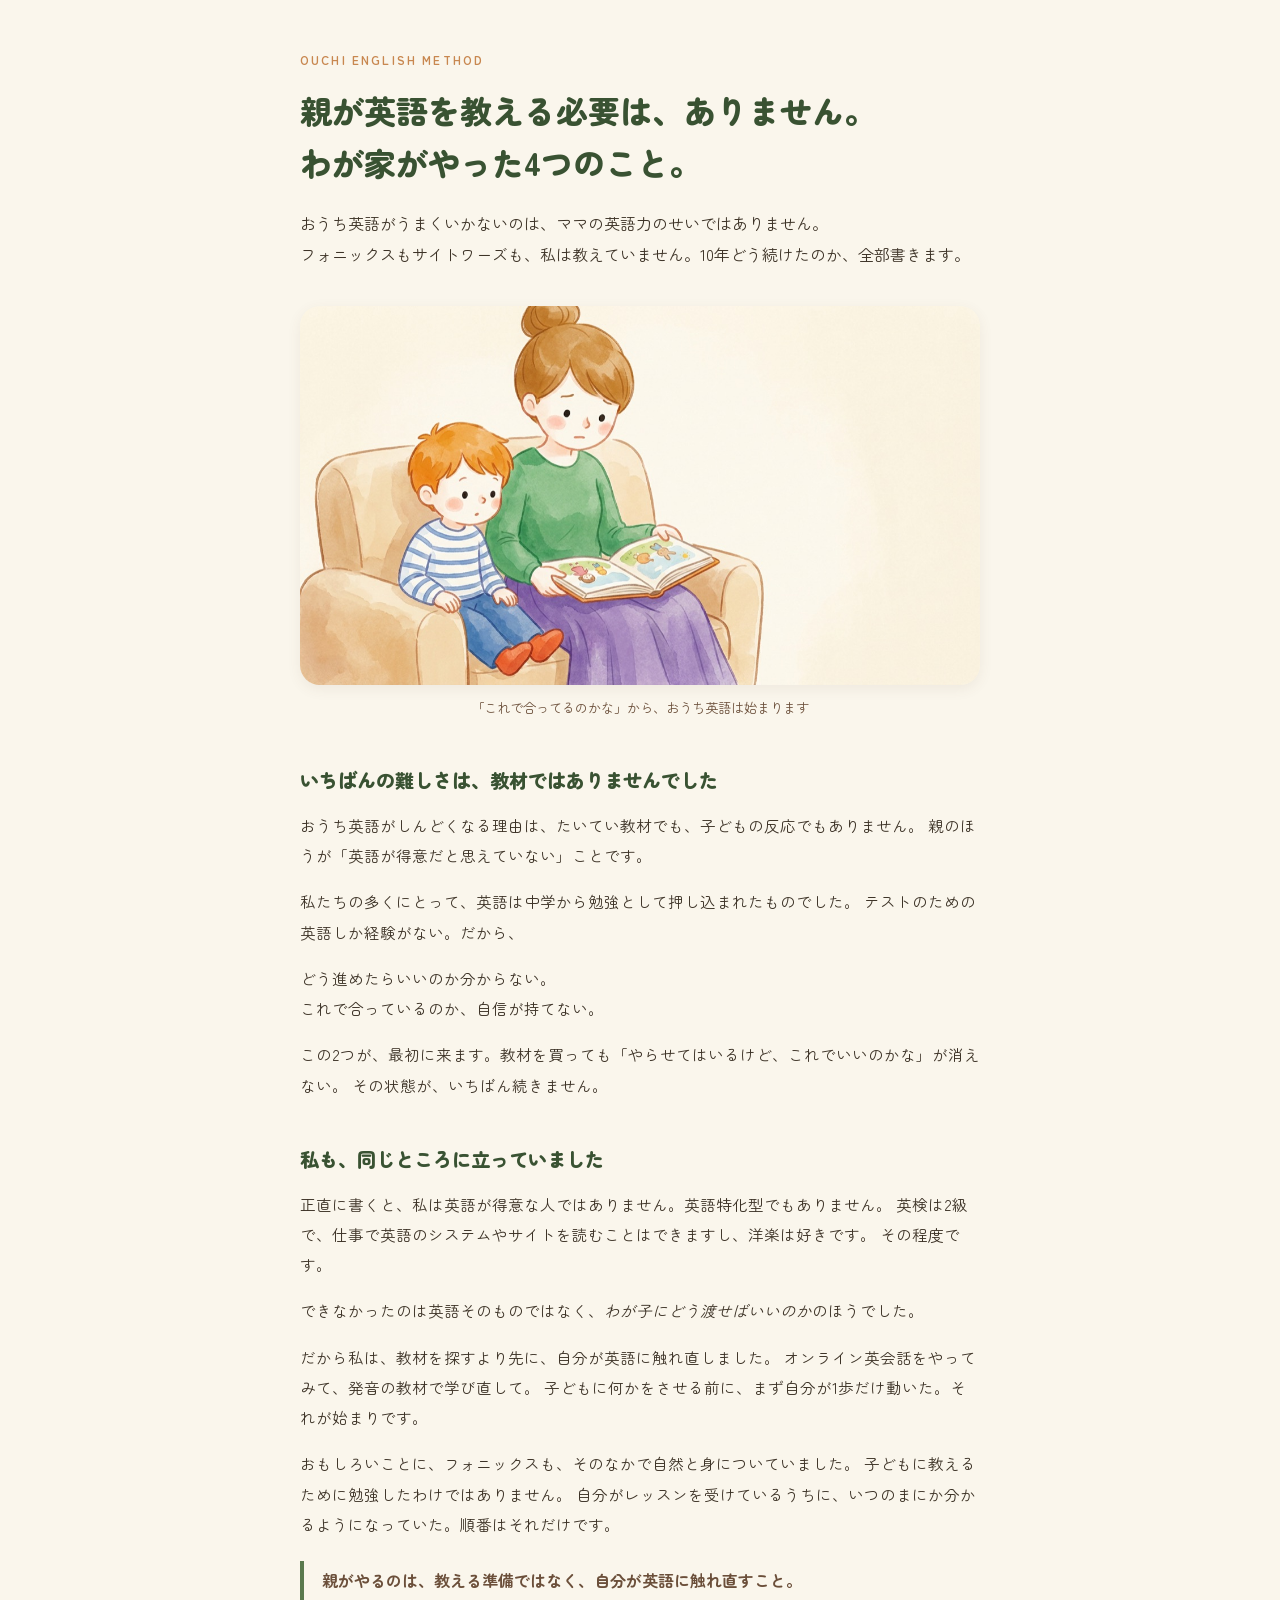
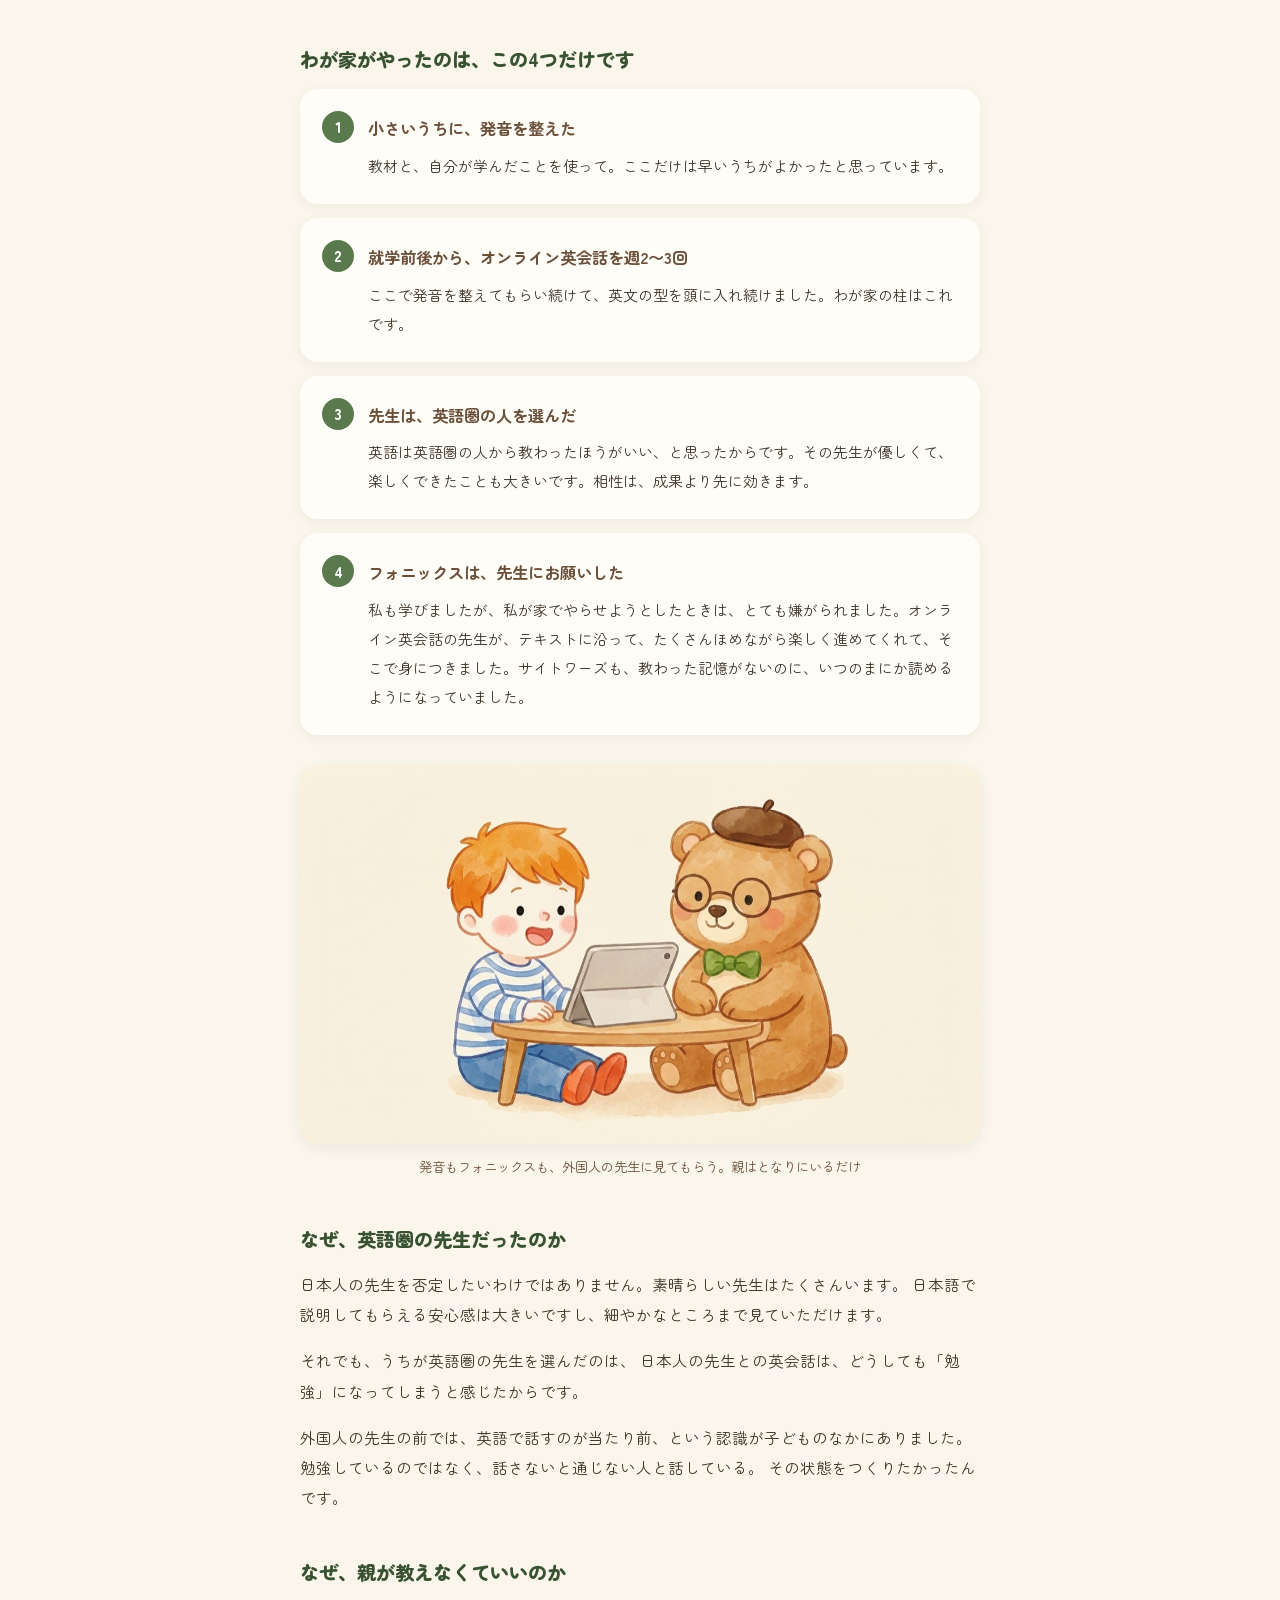
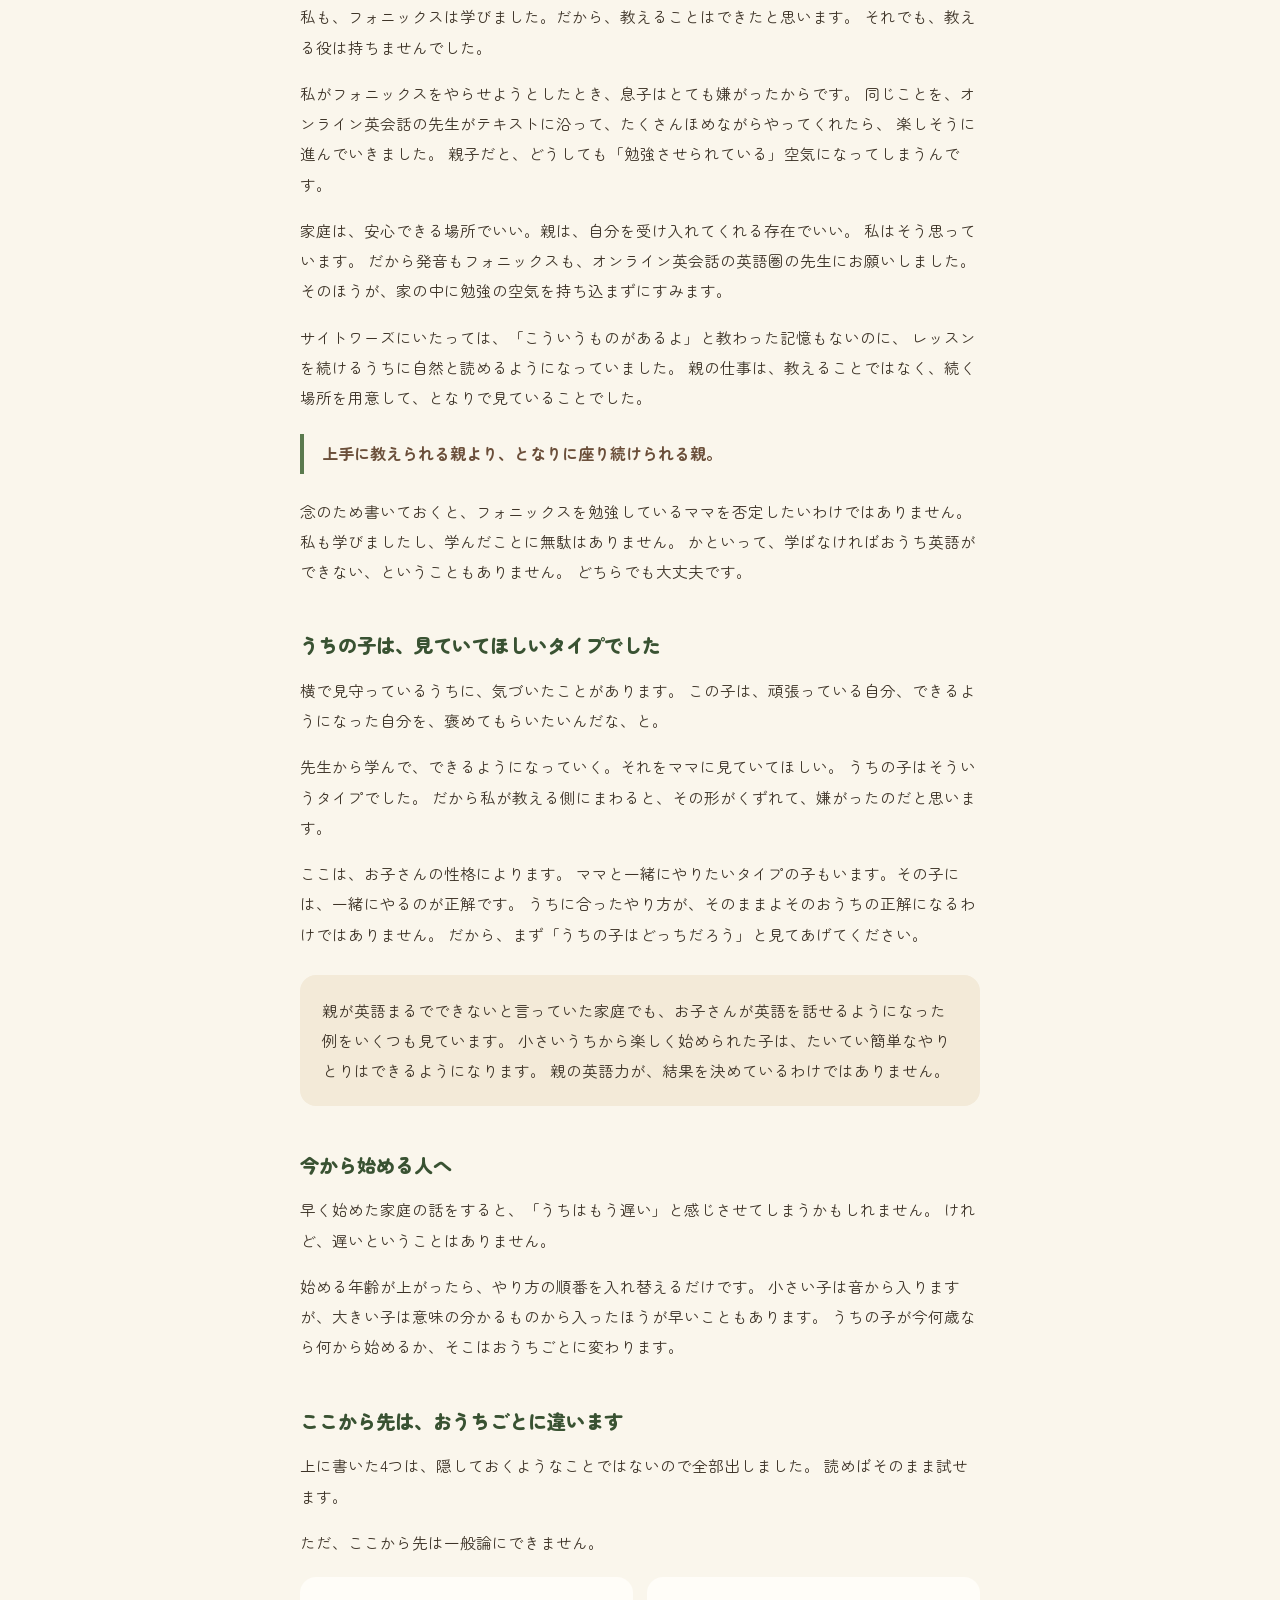
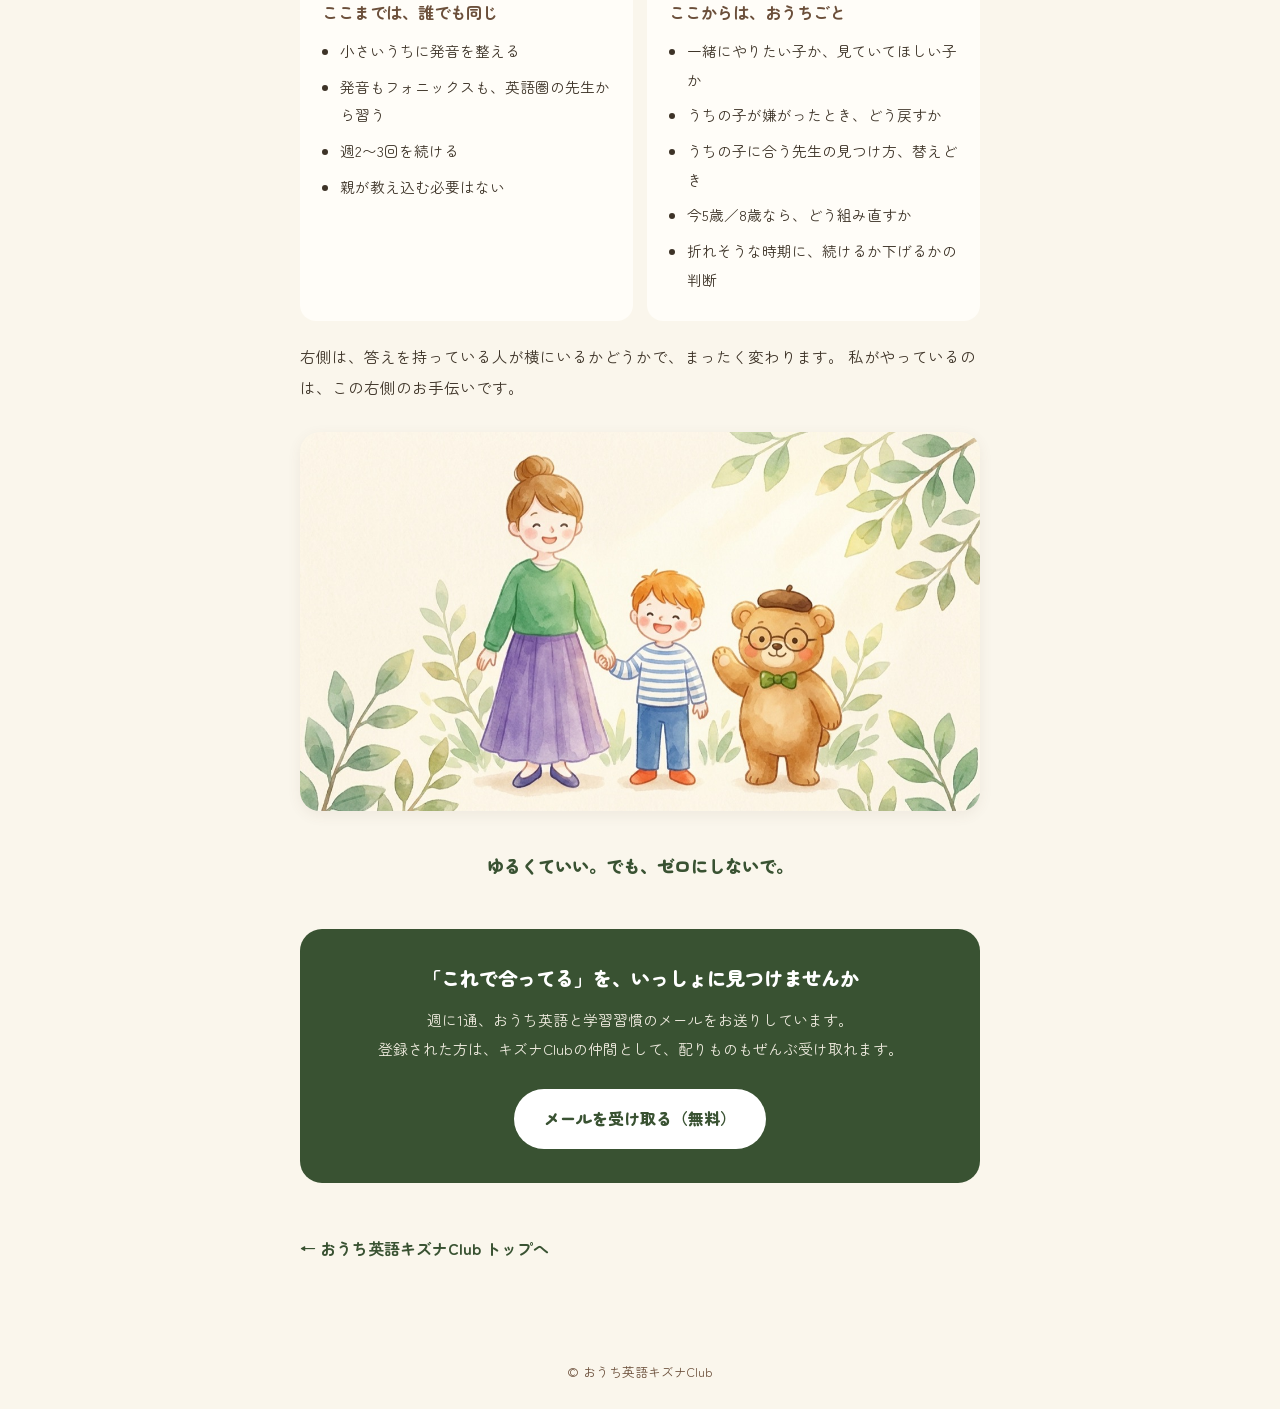
<file: method.html>
<!DOCTYPE html>
<html lang="ja">
<head>
<meta charset="UTF-8">
<meta name="viewport" content="width=device-width, initial-scale=1.0">
<title>親が英語を教える必要はありません｜わが家がやった4つのこと - おうち英語キズナClub</title>
<meta name="description" content="おうち英語がうまくいかないのは、親の英語力のせいではありません。フォニックスもサイトワーズも、親は教えていません。10年どう続けたのか、実際にやった4つのことを全部書きました。">
<link rel="canonical" href="https://ouchi-english.jp/method.html">
<meta property="og:title" content="親が英語を教える必要はありません｜わが家がやった4つのこと">
<meta property="og:description" content="フォニックスもサイトワーズも、親は教えていません。10年どう続けたのか、実際にやった4つのことを全部書きました。">
<meta property="og:type" content="article">
<meta property="og:url" content="https://ouchi-english.jp/method.html">
<link rel="icon" href="data:image/svg+xml,<svg xmlns='http://www.w3.org/2000/svg' viewBox='0 0 100 100'><text y='.9em' font-size='90'>🧸</text></svg>">
<link rel="preconnect" href="https://fonts.googleapis.com">
<link rel="preconnect" href="https://fonts.gstatic.com" crossorigin>
<link href="https://fonts.googleapis.com/css2?family=Zen+Maru+Gothic:wght@400;500;700;900&display=swap" rel="stylesheet">
<style>
:root{--green-deep:#395232;--green:#5a7a4e;--brown:#6b4f3a;--cream:#faf6ec;--white:#fffdf8;--ink:#3d3327;--cream-deep:#f3ead8;--accent:#c8874f}
*{margin:0;padding:0;box-sizing:border-box}
body{font-family:"Zen Maru Gothic","Hiragino Maru Gothic ProN",sans-serif;color:var(--ink);background:var(--cream);line-height:1.95}
main{max-width:720px;margin:0 auto;padding:48px 20px 72px}
.eyebrow{color:var(--accent);font-size:.75rem;font-weight:700;letter-spacing:.18em;margin-bottom:14px}
h1{color:var(--green-deep);font-size:1.6rem;font-weight:900;line-height:1.6;margin-bottom:20px}
@media(min-width:640px){h1{font-size:2rem}}
.lead{font-size:1rem;margin-bottom:36px}
h2{color:var(--green-deep);font-size:1.2rem;font-weight:900;margin:44px 0 14px;line-height:1.6}
h3{color:var(--brown);font-size:1.02rem;font-weight:700;margin:26px 0 8px}
p{font-size:.97rem;margin-bottom:16px}
.card{background:var(--white);border-radius:20px;padding:30px 26px;box-shadow:0 4px 14px rgba(107,79,58,.08);margin:26px 0}
.steps{list-style:none;counter-reset:s}
.steps li{counter-increment:s;background:var(--white);border-radius:18px;padding:24px 24px 24px 68px;position:relative;margin-bottom:14px;box-shadow:0 3px 12px rgba(107,79,58,.07)}
.steps li::before{content:counter(s);position:absolute;left:22px;top:22px;width:32px;height:32px;border-radius:50%;background:var(--green);color:#fff;display:flex;align-items:center;justify-content:center;font-weight:900;font-size:.95rem}
.steps h3{margin:0 0 6px}
.steps p{margin:0;font-size:.93rem}
.note{background:var(--cream-deep);border-radius:16px;padding:20px 22px;margin:26px 0;font-size:.92rem}
.note p:last-child{margin-bottom:0}
.quote{border-left:4px solid var(--green);padding:4px 0 4px 18px;margin:22px 0;color:var(--brown);font-weight:700}
.two{display:grid;gap:14px;margin:20px 0}
@media(min-width:640px){.two{grid-template-columns:1fr 1fr}}
.two div{background:var(--white);border-radius:16px;padding:20px 22px}
.two h3{margin-top:0}
.two ul{padding-left:1.2em;font-size:.92rem}
.two li{margin-bottom:7px}
.kime{text-align:center;color:var(--green-deep);font-weight:900;font-size:1.08rem;margin:38px 0}
figure{margin:30px 0}
figure img{width:100%;height:auto;border-radius:20px;display:block;box-shadow:0 4px 14px rgba(107,79,58,.08)}
figcaption{text-align:center;color:var(--brown);font-size:.83rem;margin-top:10px}
.cta{background:var(--green-deep);color:#fff;border-radius:22px;padding:34px 26px;text-align:center;margin:46px 0 20px}
.cta h2{color:#fff;margin:0 0 12px}
.cta p{color:#f0ece0;font-size:.93rem}
.btn{display:inline-block;background:#fff;color:var(--green-deep);font-weight:900;padding:14px 30px;border-radius:999px;text-decoration:none;margin-top:10px}
.back{display:inline-block;margin-top:30px;color:var(--green-deep);font-weight:700;text-decoration:none}
footer{text-align:center;color:var(--brown);font-size:.8rem;padding:24px}
</style>
</head>
<body>
<main>

<p class="eyebrow">OUCHI ENGLISH METHOD</p>
<h1>親が英語を教える必要は、ありません。<br>わが家がやった4つのこと。</h1>

<p class="lead">
おうち英語がうまくいかないのは、ママの英語力のせいではありません。<br>
フォニックスもサイトワーズも、私は教えていません。10年どう続けたのか、全部書きます。
</p>

<figure>
  <img src="images/method-start.jpg" alt="絵本を開いて、少し不安そうな顔でとなりの子どもと座っているママのイラスト" width="1200" height="670" loading="lazy">
  <figcaption>「これで合ってるのかな」から、おうち英語は始まります</figcaption>
</figure>

<h2>いちばんの難しさは、教材ではありませんでした</h2>

<p>
おうち英語がしんどくなる理由は、たいてい教材でも、子どもの反応でもありません。
親のほうが「英語が得意だと思えていない」ことです。
</p>

<p>
私たちの多くにとって、英語は中学から勉強として押し込まれたものでした。
テストのための英語しか経験がない。だから、
</p>

<p>
どう進めたらいいのか分からない。<br>
これで合っているのか、自信が持てない。
</p>

<p>
この2つが、最初に来ます。教材を買っても「やらせてはいるけど、これでいいのかな」が消えない。
その状態が、いちばん続きません。
</p>

<h2>私も、同じところに立っていました</h2>

<p>
正直に書くと、私は英語が得意な人ではありません。英語特化型でもありません。
英検は2級で、仕事で英語のシステムやサイトを読むことはできますし、洋楽は好きです。
その程度です。
</p>

<p>
できなかったのは英語そのものではなく、<em>わが子にどう渡せばいいのか</em>のほうでした。
</p>

<p>
だから私は、教材を探すより先に、自分が英語に触れ直しました。
オンライン英会話をやってみて、発音の教材で学び直して。
子どもに何かをさせる前に、まず自分が1歩だけ動いた。それが始まりです。
</p>

<p>
おもしろいことに、フォニックスも、そのなかで自然と身についていました。
子どもに教えるために勉強したわけではありません。
自分がレッスンを受けているうちに、いつのまにか分かるようになっていた。順番はそれだけです。
</p>

<div class="quote">親がやるのは、教える準備ではなく、自分が英語に触れ直すこと。</div>

<h2>わが家がやったのは、この4つだけです</h2>

<ol class="steps">
  <li>
    <h3>小さいうちに、発音を整えた</h3>
    <p>教材と、自分が学んだことを使って。ここだけは早いうちがよかったと思っています。</p>
  </li>
  <li>
    <h3>就学前後から、オンライン英会話を週2〜3回</h3>
    <p>ここで発音を整えてもらい続けて、英文の型を頭に入れ続けました。わが家の柱はこれです。</p>
  </li>
  <li>
    <h3>先生は、英語圏の人を選んだ</h3>
    <p>英語は英語圏の人から教わったほうがいい、と思ったからです。その先生が優しくて、楽しくできたことも大きいです。相性は、成果より先に効きます。</p>
  </li>
  <li>
    <h3>フォニックスは、先生にお願いした</h3>
    <p>私も学びましたが、私が家でやらせようとしたときは、とても嫌がられました。オンライン英会話の先生が、テキストに沿って、たくさんほめながら楽しく進めてくれて、そこで身につきました。サイトワーズも、教わった記憶がないのに、いつのまにか読めるようになっていました。</p>
  </li>
</ol>

<figure>
  <img src="images/method-online.jpg" alt="タブレットに向かって英語で話している男の子と、となりで見守るくま先生のイラスト" width="1200" height="670" loading="lazy">
  <figcaption>発音もフォニックスも、外国人の先生に見てもらう。親はとなりにいるだけ</figcaption>
</figure>

<h2>なぜ、英語圏の先生だったのか</h2>

<p>
日本人の先生を否定したいわけではありません。素晴らしい先生はたくさんいます。
日本語で説明してもらえる安心感は大きいですし、細やかなところまで見ていただけます。
</p>

<p>
それでも、うちが英語圏の先生を選んだのは、
日本人の先生との英会話は、どうしても「勉強」になってしまうと感じたからです。
</p>

<p>
外国人の先生の前では、英語で話すのが当たり前、という認識が子どものなかにありました。
勉強しているのではなく、話さないと通じない人と話している。
その状態をつくりたかったんです。
</p>

<h2>なぜ、親が教えなくていいのか</h2>

<p>
私も、フォニックスは学びました。だから、教えることはできたと思います。
それでも、教える役は持ちませんでした。
</p>

<p>
私がフォニックスをやらせようとしたとき、息子はとても嫌がったからです。
同じことを、オンライン英会話の先生がテキストに沿って、たくさんほめながらやってくれたら、
楽しそうに進んでいきました。
親子だと、どうしても「勉強させられている」空気になってしまうんです。
</p>

<p>
家庭は、安心できる場所でいい。親は、自分を受け入れてくれる存在でいい。
私はそう思っています。
だから発音もフォニックスも、オンライン英会話の英語圏の先生にお願いしました。
そのほうが、家の中に勉強の空気を持ち込まずにすみます。
</p>

<p>
サイトワーズにいたっては、「こういうものがあるよ」と教わった記憶もないのに、
レッスンを続けるうちに自然と読めるようになっていました。
親の仕事は、教えることではなく、続く場所を用意して、となりで見ていることでした。
</p>

<div class="quote">上手に教えられる親より、となりに座り続けられる親。</div>

<p>
念のため書いておくと、フォニックスを勉強しているママを否定したいわけではありません。
私も学びましたし、学んだことに無駄はありません。
かといって、学ばなければおうち英語ができない、ということもありません。
どちらでも大丈夫です。
</p>

<h2>うちの子は、見ていてほしいタイプでした</h2>

<p>
横で見守っているうちに、気づいたことがあります。
この子は、頑張っている自分、できるようになった自分を、褒めてもらいたいんだな、と。
</p>

<p>
先生から学んで、できるようになっていく。それをママに見ていてほしい。
うちの子はそういうタイプでした。
だから私が教える側にまわると、その形がくずれて、嫌がったのだと思います。
</p>

<p>
ここは、お子さんの性格によります。
ママと一緒にやりたいタイプの子もいます。その子には、一緒にやるのが正解です。
うちに合ったやり方が、そのままよそのおうちの正解になるわけではありません。
だから、まず「うちの子はどっちだろう」と見てあげてください。
</p>

<div class="note">
  <p>
    親が英語まるでできないと言っていた家庭でも、お子さんが英語を話せるようになった例をいくつも見ています。
    小さいうちから楽しく始められた子は、たいてい簡単なやりとりはできるようになります。
    親の英語力が、結果を決めているわけではありません。
  </p>
</div>

<h2>今から始める人へ</h2>

<p>
早く始めた家庭の話をすると、「うちはもう遅い」と感じさせてしまうかもしれません。
けれど、遅いということはありません。
</p>

<p>
始める年齢が上がったら、やり方の順番を入れ替えるだけです。
小さい子は音から入りますが、大きい子は意味の分かるものから入ったほうが早いこともあります。
うちの子が今何歳なら何から始めるか、そこはおうちごとに変わります。
</p>

<h2>ここから先は、おうちごとに違います</h2>

<p>
上に書いた4つは、隠しておくようなことではないので全部出しました。
読めばそのまま試せます。
</p>

<p>
ただ、ここから先は一般論にできません。
</p>

<div class="two">
  <div>
    <h3>ここまでは、誰でも同じ</h3>
    <ul>
      <li>小さいうちに発音を整える</li>
      <li>発音もフォニックスも、英語圏の先生から習う</li>
      <li>週2〜3回を続ける</li>
      <li>親が教え込む必要はない</li>
    </ul>
  </div>
  <div>
    <h3>ここからは、おうちごと</h3>
    <ul>
      <li>一緒にやりたい子か、見ていてほしい子か</li>
      <li>うちの子が嫌がったとき、どう戻すか</li>
      <li>うちの子に合う先生の見つけ方、替えどき</li>
      <li>今5歳／8歳なら、どう組み直すか</li>
      <li>折れそうな時期に、続けるか下げるかの判断</li>
    </ul>
  </div>
</div>

<p>
右側は、答えを持っている人が横にいるかどうかで、まったく変わります。
私がやっているのは、この右側のお手伝いです。
</p>

<figure>
  <img src="images/method-together.jpg" alt="手をつないで笑うママと男の子、となりで手をふるくま先生のイラスト" width="1200" height="670" loading="lazy">
</figure>

<p class="kime">ゆるくていい。でも、ゼロにしないで。</p>

<div class="cta">
  <h2>「これで合ってる」を、いっしょに見つけませんか</h2>
  <p>
    週に1通、おうち英語と学習習慣のメールをお送りしています。<br>
    登録された方は、キズナClubの仲間として、配りものもぜんぶ受け取れます。
  </p>
  <a class="btn" href="/merumaga.html?src=method-page">メールを受け取る（無料）</a>
</div>

<a class="back" href="/">← おうち英語キズナClub トップへ</a>

</main>
<footer>© おうち英語キズナClub</footer>
</body>
</html>
</file>
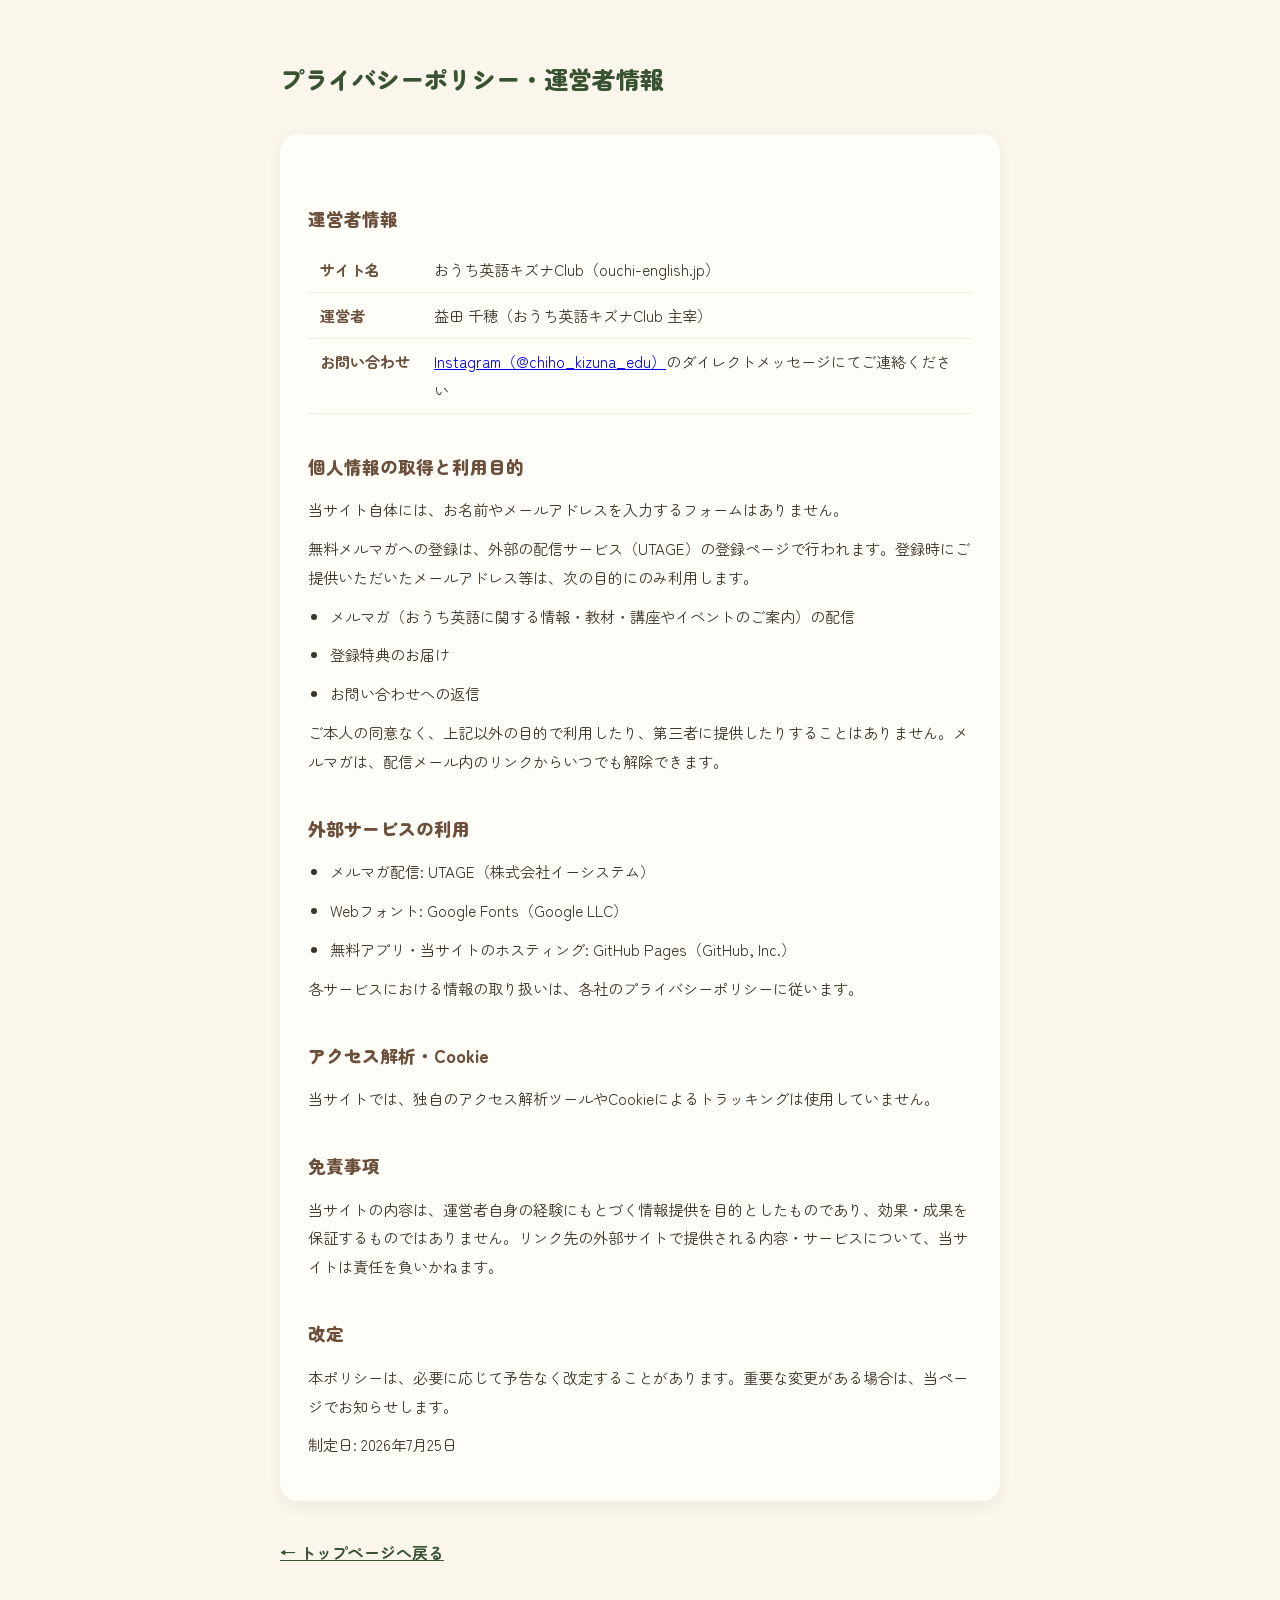
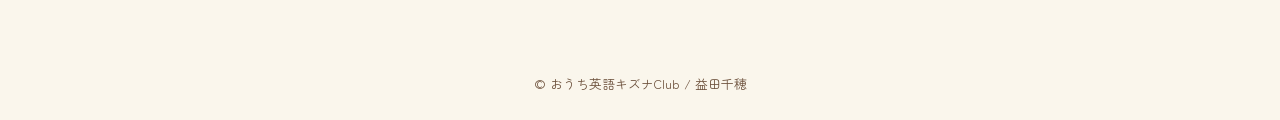
<file: privacy.html>
<!DOCTYPE html>
<html lang="ja">
<head>
<meta charset="UTF-8">
<meta name="viewport" content="width=device-width, initial-scale=1.0">
<title>プライバシーポリシー・運営者情報｜おうち英語キズナClub</title>
<meta name="description" content="おうち英語キズナClub（ouchi-english.jp）のプライバシーポリシーと運営者情報です。">
<meta name="robots" content="noindex, follow">
<link rel="icon" href="data:image/svg+xml,<svg xmlns='http://www.w3.org/2000/svg' viewBox='0 0 100 100'><text y='.9em' font-size='90'>🧸</text></svg>">
<link rel="preconnect" href="https://fonts.googleapis.com">
<link rel="preconnect" href="https://fonts.gstatic.com" crossorigin>
<link href="https://fonts.googleapis.com/css2?family=Zen+Maru+Gothic:wght@400;500;700;900&display=swap" rel="stylesheet">
<style>
:root{--green-deep:#395232;--brown:#6b4f3a;--cream:#faf6ec;--white:#fffdf8;--ink:#3d3327;--cream-deep:#f3ead8}
*{margin:0;padding:0;box-sizing:border-box}
body{font-family:"Zen Maru Gothic","Hiragino Maru Gothic ProN",sans-serif;color:var(--ink);background:var(--cream);line-height:1.9}
main{max-width:760px;margin:0 auto;padding:56px 20px 80px}
h1{color:var(--green-deep);font-size:1.5rem;font-weight:900;margin-bottom:32px}
h2{color:var(--brown);font-size:1.1rem;font-weight:900;margin:36px 0 12px}
p,li{font-size:.95rem;margin-bottom:10px}
ul{padding-left:1.4em}
.card{background:var(--white);border-radius:18px;padding:32px 28px;box-shadow:0 4px 14px rgba(107,79,58,.08)}
.back{display:inline-block;margin-top:36px;color:var(--green-deep);font-weight:700}
table{border-collapse:collapse;width:100%;margin:8px 0 4px;font-size:.95rem}
th,td{text-align:left;padding:8px 12px;border-bottom:1px solid var(--cream-deep);vertical-align:top}
th{color:var(--brown);white-space:nowrap;font-weight:700}
footer{text-align:center;color:var(--brown);font-size:.8rem;padding:24px}
</style>
</head>
<body>
<main>
<h1>プライバシーポリシー・運営者情報</h1>
<div class="card">

<h2>運営者情報</h2>
<table>
<tr><th>サイト名</th><td>おうち英語キズナClub（ouchi-english.jp）</td></tr>
<tr><th>運営者</th><td>益田 千穂（おうち英語キズナClub 主宰）</td></tr>
<tr><th>お問い合わせ</th><td><a href="https://www.instagram.com/chiho_kizuna_edu/" target="_blank" rel="noopener">Instagram（@chiho_kizuna_edu）</a>のダイレクトメッセージにてご連絡ください</td></tr>
</table>

<h2>個人情報の取得と利用目的</h2>
<p>当サイト自体には、お名前やメールアドレスを入力するフォームはありません。</p>
<p>無料メルマガへの登録は、外部の配信サービス（UTAGE）の登録ページで行われます。登録時にご提供いただいたメールアドレス等は、次の目的にのみ利用します。</p>
<ul>
<li>メルマガ（おうち英語に関する情報・教材・講座やイベントのご案内）の配信</li>
<li>登録特典のお届け</li>
<li>お問い合わせへの返信</li>
</ul>
<p>ご本人の同意なく、上記以外の目的で利用したり、第三者に提供したりすることはありません。メルマガは、配信メール内のリンクからいつでも解除できます。</p>

<h2>外部サービスの利用</h2>
<ul>
<li>メルマガ配信: UTAGE（株式会社イーシステム）</li>
<li>Webフォント: Google Fonts（Google LLC）</li>
<li>無料アプリ・当サイトのホスティング: GitHub Pages（GitHub, Inc.）</li>
</ul>
<p>各サービスにおける情報の取り扱いは、各社のプライバシーポリシーに従います。</p>

<h2>アクセス解析・Cookie</h2>
<p>当サイトでは、独自のアクセス解析ツールやCookieによるトラッキングは使用していません。</p>

<h2>免責事項</h2>
<p>当サイトの内容は、運営者自身の経験にもとづく情報提供を目的としたものであり、効果・成果を保証するものではありません。リンク先の外部サイトで提供される内容・サービスについて、当サイトは責任を負いかねます。</p>

<h2>改定</h2>
<p>本ポリシーは、必要に応じて予告なく改定することがあります。重要な変更がある場合は、当ページでお知らせします。</p>
<p>制定日: 2026年7月25日</p>

</div>
<a class="back" href="/">← トップページへ戻る</a>
</main>
<footer>© おうち英語キズナClub / 益田千穂</footer>
</body>
</html>
</file>
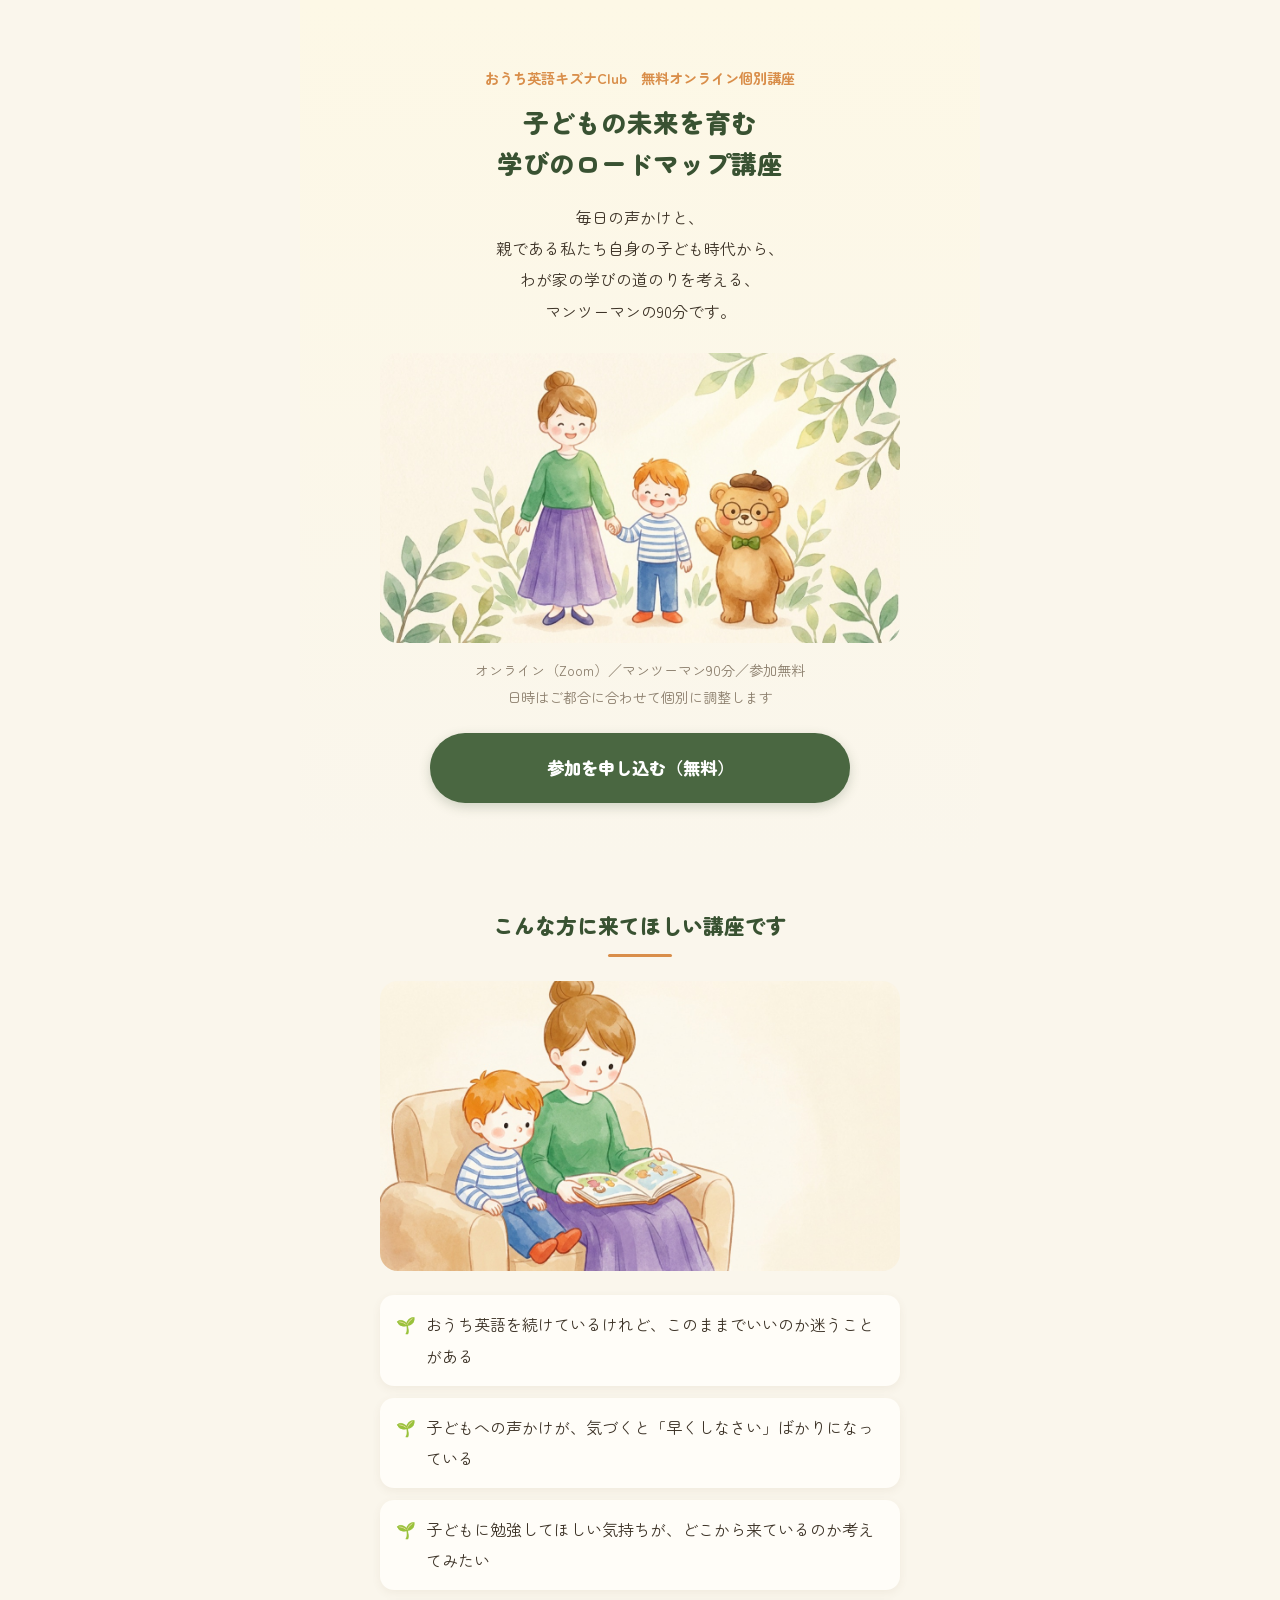
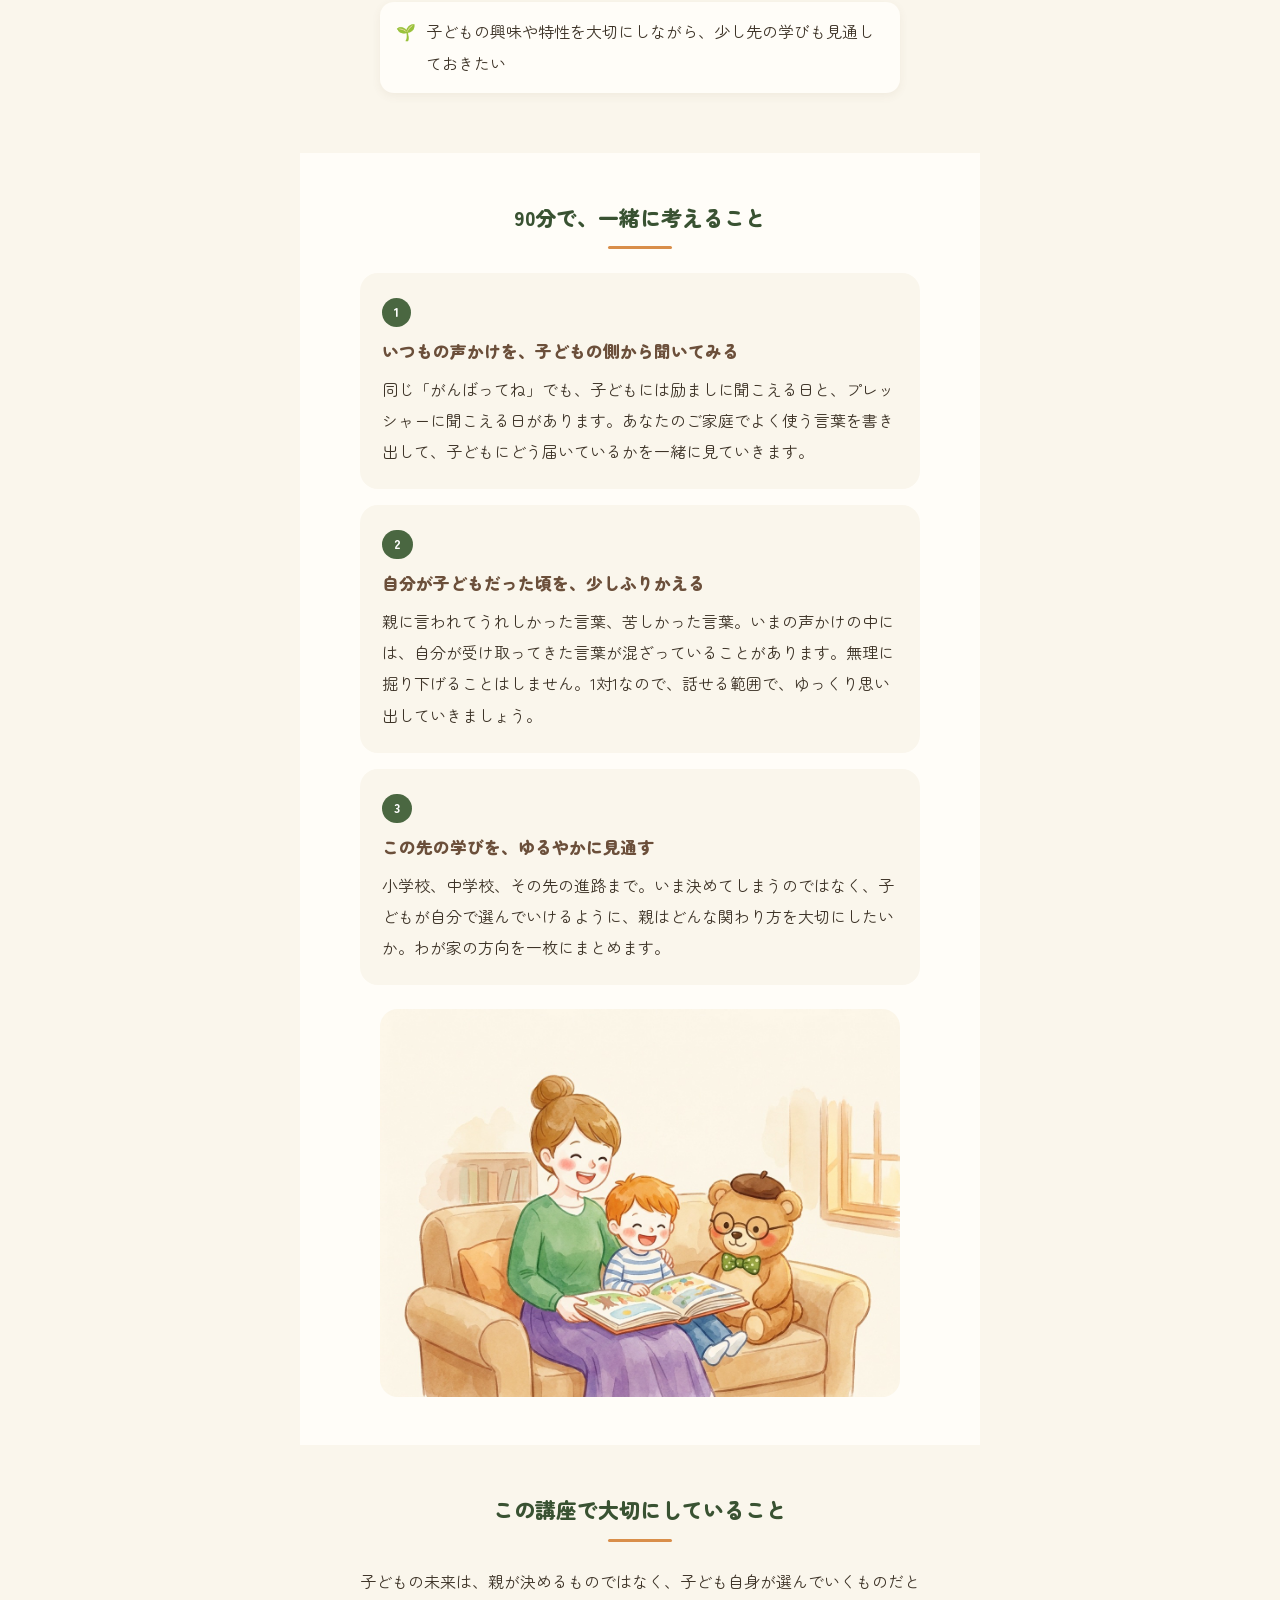
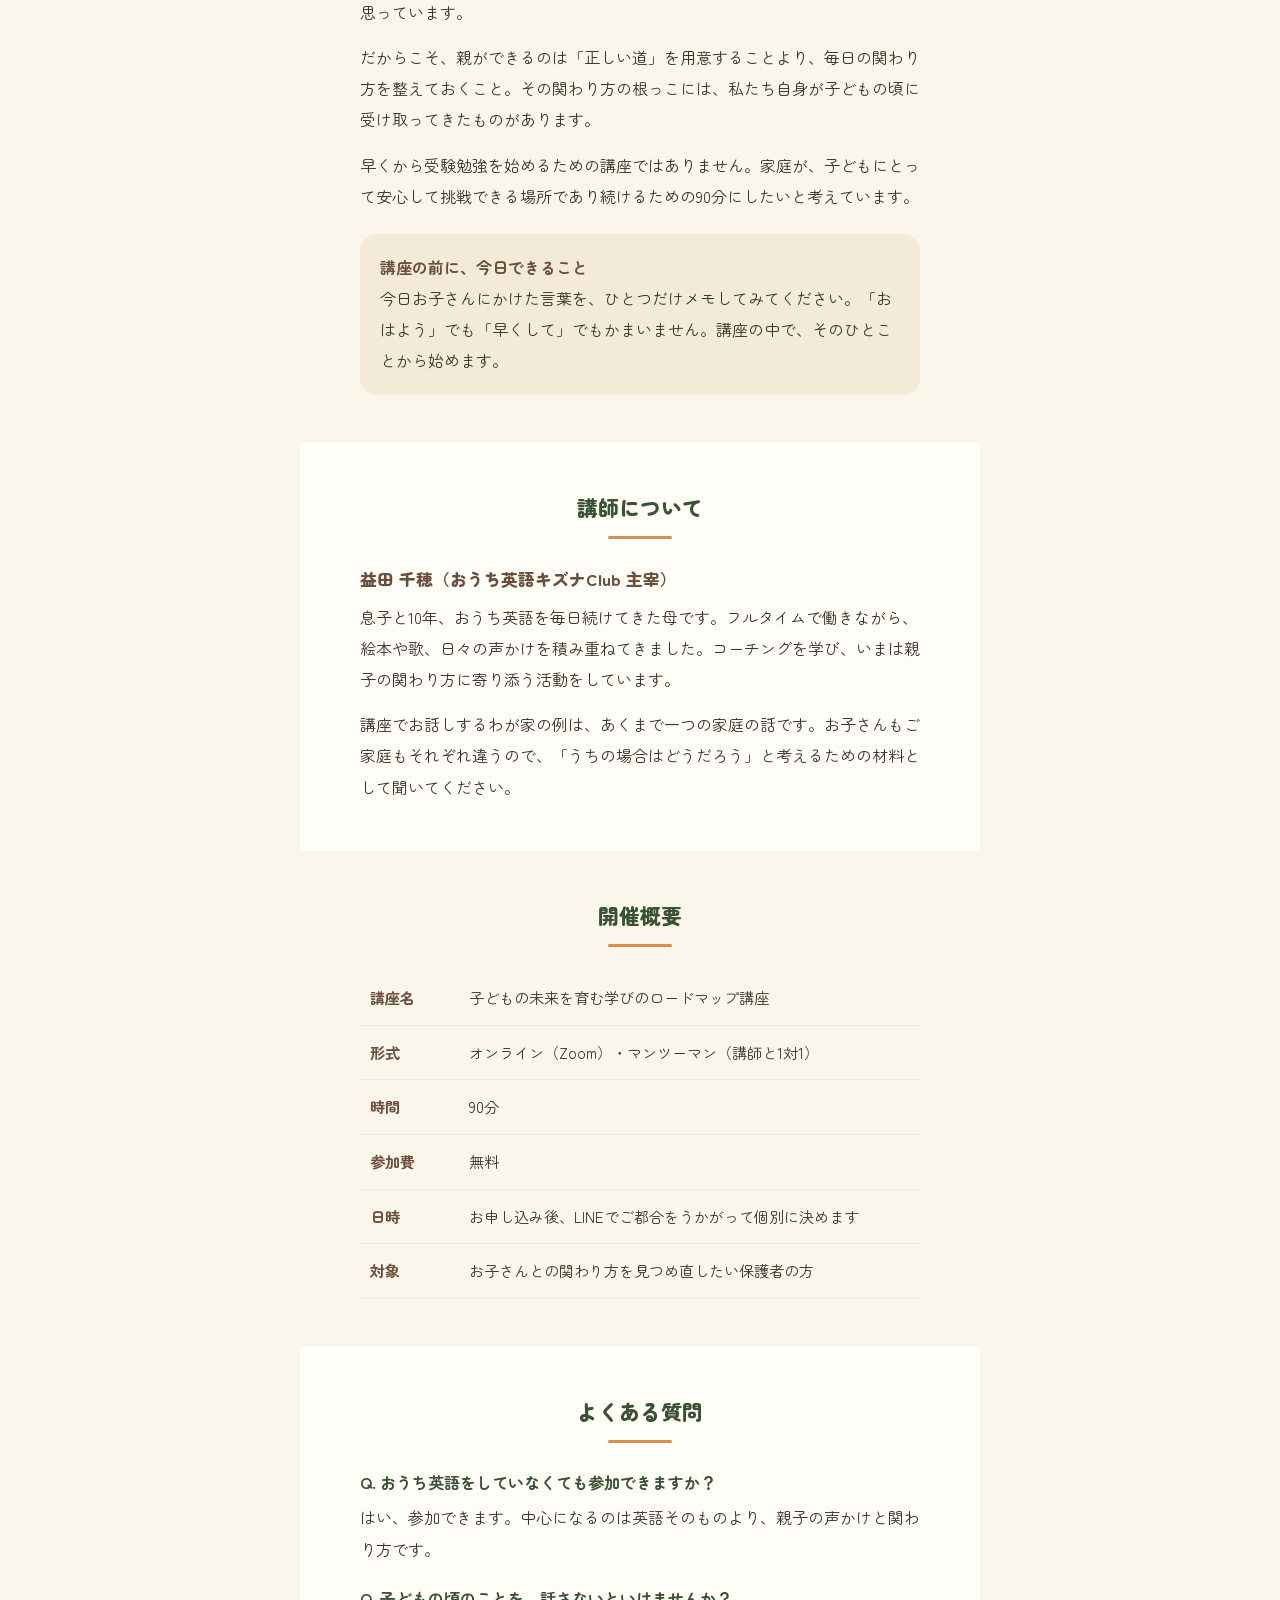
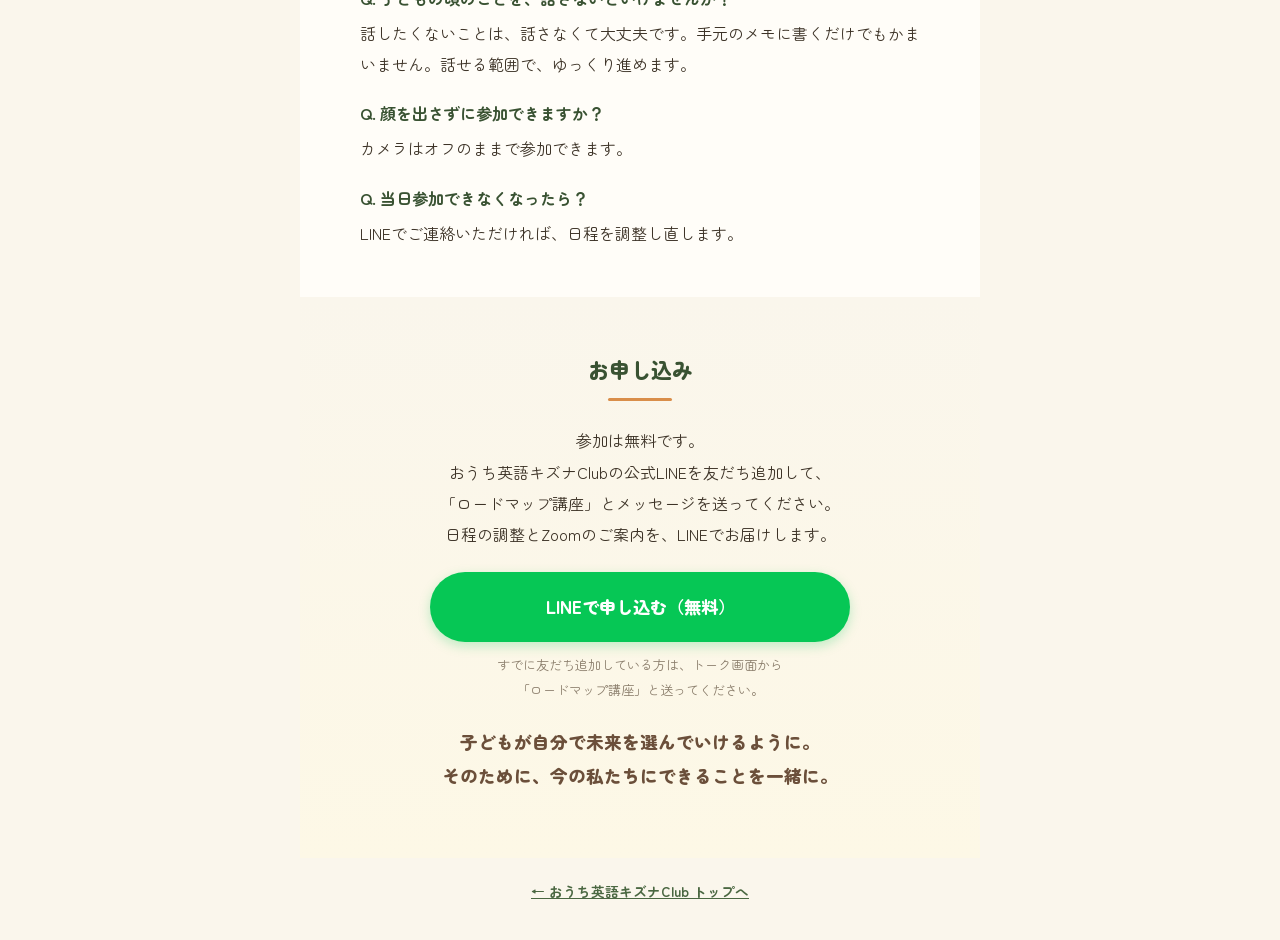
<file: roadmap.html>
<!DOCTYPE html>
<html lang="ja">
<head>
<meta charset="UTF-8">
<meta name="viewport" content="width=device-width, initial-scale=1.0">
<!-- 下書き：公開前に noindex を外す -->
<meta name="robots" content="noindex">
<title>子どもの未来を育む学びのロードマップ講座｜おうち英語キズナClub</title>
<meta name="description" content="親子の声かけと、親自身の子ども時代のふりかえりから、わが家の学びの道のりを考えるマンツーマン90分の無料オンライン講座。">
<link rel="canonical" href="https://ouchi-english.jp/roadmap.html">
<link rel="icon" href="data:image/svg+xml,<svg xmlns='http://www.w3.org/2000/svg' viewBox='0 0 100 100'><text y='.9em' font-size='90'>🧸</text></svg>">
<link rel="preconnect" href="https://fonts.googleapis.com">
<link rel="preconnect" href="https://fonts.gstatic.com" crossorigin>
<link href="https://fonts.googleapis.com/css2?family=Zen+Maru+Gothic:wght@400;500;700;900&display=swap" rel="stylesheet">
<style>
:root{
  --green:#4a6741;
  --green-deep:#395232;
  --brown:#6b4f3a;
  --cream:#faf6ec;
  --cream-deep:#f3ead8;
  --white:#fffdf8;
  --ink:#3d3327;
  --accent:#d98e4a;
  --muted:#8a7d6b;
}
*{margin:0;padding:0;box-sizing:border-box}
body{
  font-family:"Zen Maru Gothic","Hiragino Maru Gothic ProN",sans-serif;
  color:var(--ink);
  background:var(--cream);
  line-height:1.95;
  overflow-wrap:anywhere;
}
.lp{max-width:680px;margin:0 auto}
section{padding:48px 22px}
section:nth-of-type(even){background:var(--white)}
h1{font-size:1.6rem;font-weight:900;color:var(--green-deep);line-height:1.6;text-align:center}
h2{font-size:1.3rem;font-weight:900;color:var(--green-deep);line-height:1.6;text-align:center;margin-bottom:24px}
h2::after{content:"";display:block;width:64px;height:3px;margin:12px auto 0;background:var(--accent);border-radius:99px}
h3{font-size:1.05rem;font-weight:900;color:var(--brown);margin-bottom:6px}
p+p{margin-top:14px}
.hero{text-align:center;padding:64px 22px 48px;background:linear-gradient(180deg,#fdf8e6 0%,var(--cream) 100%)}
.hero .eyebrow{font-size:.9rem;font-weight:700;color:var(--accent);margin-bottom:10px}
.hero .lead{margin-top:18px;font-size:1rem}
.hero .meta{margin-top:14px;font-size:.88rem;color:var(--muted)}
.list{list-style:none;max-width:520px;margin:0 auto}
.list li{background:var(--white);border-radius:14px;padding:14px 18px 14px 46px;margin-bottom:12px;position:relative;box-shadow:0 3px 10px rgba(107,79,58,.07)}
.list li::before{content:"🌱";position:absolute;left:16px;top:14px}
section:nth-of-type(even) .list li{background:var(--cream)}
.step{background:var(--cream);border-radius:18px;padding:22px 22px;margin:0 auto 16px;max-width:560px}
.step .num{display:inline-block;font-size:.8rem;font-weight:900;color:#fff;background:var(--green);border-radius:999px;padding:2px 12px;margin-bottom:8px}
.body{max-width:560px;margin:0 auto}
.today{max-width:560px;margin:22px auto 0;background:var(--cream-deep);border-radius:16px;padding:18px 20px}
.today strong{color:var(--brown)}
.closing-line{text-align:center;font-weight:900;color:var(--brown);font-size:1.1rem;margin-top:22px}
table{width:100%;max-width:560px;margin:0 auto;border-collapse:collapse;font-size:.95rem}
th,td{padding:12px 10px;border-bottom:1px solid var(--cream-deep);text-align:left;vertical-align:top}
th{width:6.5em;color:var(--brown);font-weight:700;white-space:nowrap}
.tbd{display:inline-block;background:#fff1dc;color:#a45d1c;border:1px dashed var(--accent);border-radius:6px;padding:0 6px;font-size:.85em}
.faq{max-width:560px;margin:0 auto}
.faq dt{font-weight:700;color:var(--green-deep);margin-top:18px}
.faq dt::before{content:"Q. "}
.faq dd{margin-top:4px}
.cta{text-align:center;padding:56px 22px 64px;background:linear-gradient(180deg,var(--cream) 0%,#fdf8e6 100%)}
.btn{display:block;max-width:420px;margin:22px auto 10px;padding:18px 20px;border-radius:999px;background:var(--green);color:#fff;font-size:1.08rem;font-weight:900;text-decoration:none;box-shadow:0 4px 12px rgba(57,82,50,.22);transition:background .2s,transform .15s}
.btn:hover{background:var(--green-deep);transform:translateY(-1px)}
.cta-note{font-size:.82rem;color:var(--muted)}
.illust{display:block;width:100%;max-width:520px;height:auto;margin:0 auto;border-radius:18px}
.hero .illust{margin-top:26px}
.illust-top{margin-bottom:24px}
.illust-bottom{margin-top:24px}
.btn-line{background:#06C755;box-shadow:0 4px 12px rgba(6,199,85,.25)}
.btn-line:hover{background:#05a648}
.foot{padding:20px 20px 36px;text-align:center;font-size:.85rem}
.foot a{color:var(--green);font-weight:700}
</style>
</head>
<body>
<div class="lp">

  <!-- 1. ヒーロー -->
  <header class="hero">
    <p class="eyebrow">おうち英語キズナClub　無料オンライン個別講座</p>
    <h1>子どもの未来を育む<br>学びのロードマップ講座</h1>
    <p class="lead">毎日の声かけと、<br>親である私たち自身の子ども時代から、<br>わが家の学びの道のりを考える、<br>マンツーマンの90分です。</p>
    <img class="illust" src="images/method-together.jpg" width="1200" height="669" alt="ママと男の子が手をつないで歩き、となりでくま先生が手をふっている">
    <p class="meta">オンライン（Zoom）／マンツーマン90分／参加無料<br>日時はご都合に合わせて個別に調整します</p>
    <a class="btn" href="#apply">参加を申し込む（無料）</a>
  </header>

  <!-- 2. こんな方へ -->
  <section>
    <h2>こんな方に来てほしい講座です</h2>
    <img class="illust illust-top" src="images/method-start.jpg" width="1200" height="669" alt="ソファで男の子に絵本を読むママ。少し考えこんだ表情" loading="lazy">
    <ul class="list">
      <li>おうち英語を続けているけれど、このままでいいのか迷うことがある</li>
      <li>子どもへの声かけが、気づくと「早くしなさい」ばかりになっている</li>
      <li>子どもに勉強してほしい気持ちが、どこから来ているのか考えてみたい</li>
      <li>子どもの興味や特性を大切にしながら、少し先の学びも見通しておきたい</li>
    </ul>
  </section>

  <!-- 3. この講座で考えること -->
  <section>
    <h2>90分で、一緒に考えること</h2>
    <div class="step">
      <span class="num">1</span>
      <h3>いつもの声かけを、子どもの側から聞いてみる</h3>
      <p>同じ「がんばってね」でも、子どもには励ましに聞こえる日と、プレッシャーに聞こえる日があります。あなたのご家庭でよく使う言葉を書き出して、子どもにどう届いているかを一緒に見ていきます。</p>
    </div>
    <div class="step">
      <span class="num">2</span>
      <h3>自分が子どもだった頃を、少しふりかえる</h3>
      <p>親に言われてうれしかった言葉、苦しかった言葉。いまの声かけの中には、自分が受け取ってきた言葉が混ざっていることがあります。無理に掘り下げることはしません。1対1なので、話せる範囲で、ゆっくり思い出していきましょう。</p>
    </div>
    <div class="step">
      <span class="num">3</span>
      <h3>この先の学びを、ゆるやかに見通す</h3>
      <p>小学校、中学校、その先の進路まで。いま決めてしまうのではなく、子どもが自分で選んでいけるように、親はどんな関わり方を大切にしたいか。わが家の方向を一枚にまとめます。</p>
    </div>
    <img class="illust illust-bottom" src="images/family-reading.jpg" width="1200" height="896" alt="ママと男の子が絵本を読んで笑っている。となりにくま先生" loading="lazy">
  </section>

  <!-- 4. 大切にしていること -->
  <section>
    <h2>この講座で大切にしていること</h2>
    <div class="body">
      <p>子どもの未来は、親が決めるものではなく、子ども自身が選んでいくものだと思っています。</p>
      <p>だからこそ、親ができるのは「正しい道」を用意することより、毎日の関わり方を整えておくこと。その関わり方の根っこには、私たち自身が子どもの頃に受け取ってきたものがあります。</p>
      <p>早くから受験勉強を始めるための講座ではありません。家庭が、子どもにとって安心して挑戦できる場所であり続けるための90分にしたいと考えています。</p>
    </div>
    <div class="today">
      <strong>講座の前に、今日できること</strong><br>
      今日お子さんにかけた言葉を、ひとつだけメモしてみてください。「おはよう」でも「早くして」でもかまいません。講座の中で、そのひとことから始めます。
    </div>
  </section>

  <!-- 5. 講師紹介 -->
  <section>
    <h2>講師について</h2>
    <div class="body">
      <h3>益田 千穂（おうち英語キズナClub 主宰）</h3>
      <p>息子と10年、おうち英語を毎日続けてきた母です。フルタイムで働きながら、絵本や歌、日々の声かけを積み重ねてきました。コーチングを学び、いまは親子の関わり方に寄り添う活動をしています。</p>
      <p>講座でお話しするわが家の例は、あくまで一つの家庭の話です。お子さんもご家庭もそれぞれ違うので、「うちの場合はどうだろう」と考えるための材料として聞いてください。</p>
    </div>
  </section>

  <!-- 6. 開催概要 -->
  <section>
    <h2>開催概要</h2>
    <table>
      <tr><th>講座名</th><td>子どもの未来を育む学びのロードマップ講座</td></tr>
      <tr><th>形式</th><td>オンライン（Zoom）・マンツーマン（講師と1対1）</td></tr>
      <tr><th>時間</th><td>90分</td></tr>
      <tr><th>参加費</th><td>無料</td></tr>
      <tr><th>日時</th><td>お申し込み後、LINEでご都合をうかがって個別に決めます</td></tr>
      <tr><th>対象</th><td>お子さんとの関わり方を見つめ直したい保護者の方</td></tr>
    </table>
  </section>

  <!-- 7. よくある質問 -->
  <section>
    <h2>よくある質問</h2>
    <dl class="faq">
      <dt>おうち英語をしていなくても参加できますか？</dt>
      <dd>はい、参加できます。中心になるのは英語そのものより、親子の声かけと関わり方です。</dd>
      <dt>子どもの頃のことを、話さないといけませんか？</dt>
      <dd>話したくないことは、話さなくて大丈夫です。手元のメモに書くだけでもかまいません。話せる範囲で、ゆっくり進めます。</dd>
      <dt>顔を出さずに参加できますか？</dt>
      <dd>カメラはオフのままで参加できます。</dd>
      <dt>当日参加できなくなったら？</dt>
      <dd>LINEでご連絡いただければ、日程を調整し直します。</dd>
    </dl>
  </section>

  <!-- 8. 申込 -->
  <div class="cta" id="apply">
    <h2>お申し込み</h2>
    <p>参加は無料です。<br>おうち英語キズナClubの公式LINEを友だち追加して、<br>「ロードマップ講座」とメッセージを送ってください。<br>日程の調整とZoomのご案内を、LINEでお届けします。</p>
    <!-- キズナ公式LINE（@945tyfnu）。「ロードマップ講座」はLINE Harnessの自動返信で受ける -->
    <a class="btn btn-line" href="https://lin.ee/5Aru7fP">LINEで申し込む（無料）</a>
    <p class="cta-note">すでに友だち追加している方は、トーク画面から<br>「ロードマップ講座」と送ってください。</p>
    <p class="closing-line">子どもが自分で未来を選んでいけるように。<br>そのために、今の私たちにできることを一緒に。</p>
  </div>

  <div class="foot">
    <a href="/">← おうち英語キズナClub トップへ</a>
  </div>

</div>
</body>
</html>
</file>
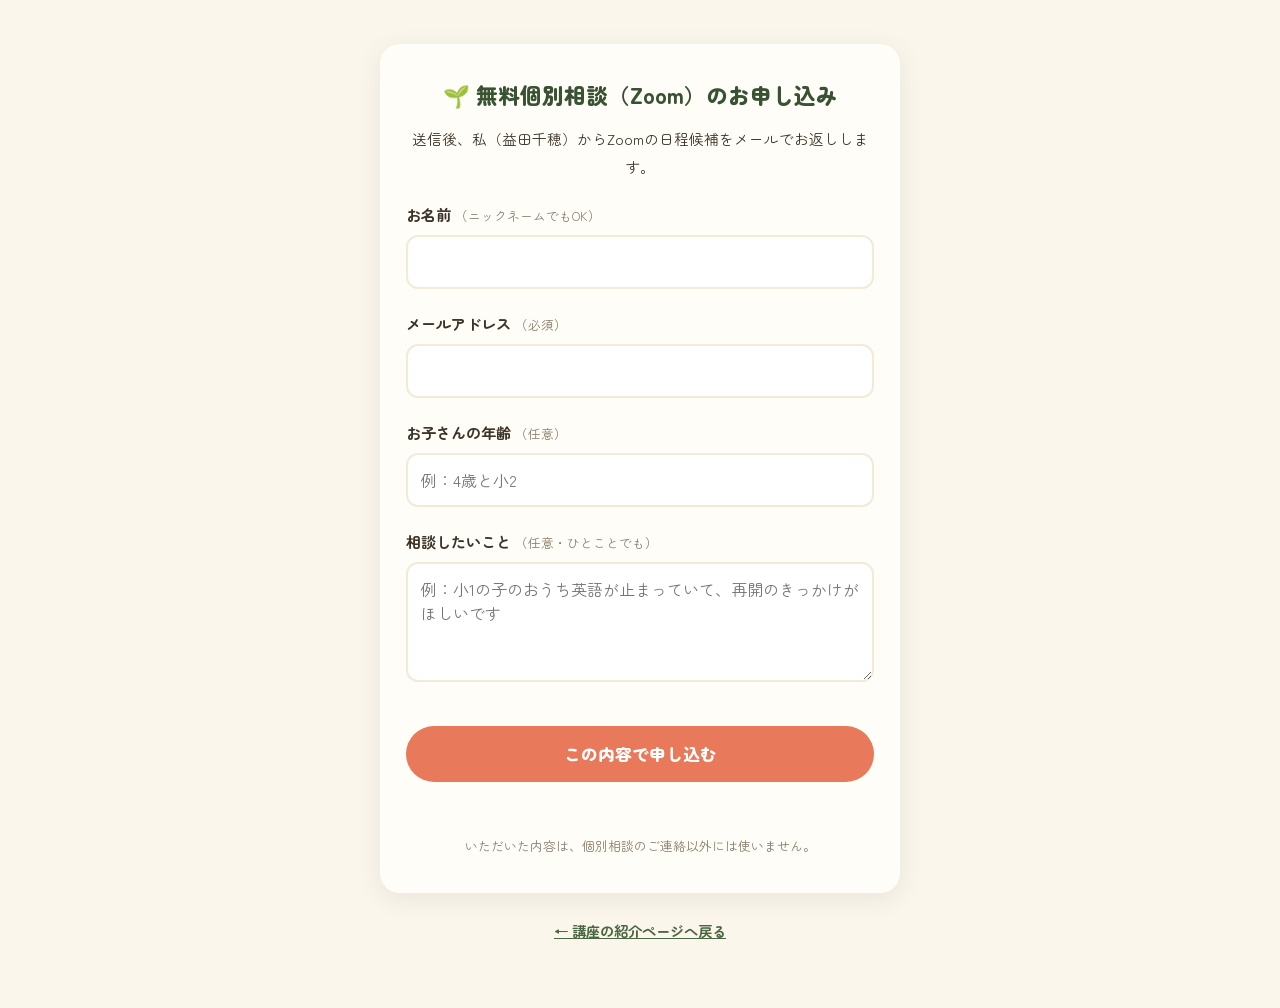
<file: soudan.html>
<!DOCTYPE html>
<html lang="ja">
<head>
<meta charset="UTF-8">
<meta name="viewport" content="width=device-width, initial-scale=1.0">
<title>個別相談のお申し込み｜おうち英語キズナClub</title>
<meta name="description" content="おうち英語キズナClub 個別伴走講座の無料個別相談お申し込みフォーム。">
<link rel="canonical" href="https://ouchi-english.jp/soudan.html">
<link rel="icon" href="data:image/svg+xml,<svg xmlns='http://www.w3.org/2000/svg' viewBox='0 0 100 100'><text y='.9em' font-size='90'>🧸</text></svg>">
<link rel="preconnect" href="https://fonts.googleapis.com">
<link rel="preconnect" href="https://fonts.gstatic.com" crossorigin>
<link href="https://fonts.googleapis.com/css2?family=Zen+Maru+Gothic:wght@400;500;700;900&display=swap" rel="stylesheet">
<script src="https://challenges.cloudflare.com/turnstile/v0/api.js" async defer></script>
<style>
:root{
  --coral:#e8795a;
  --green:#4a6741;
  --green-deep:#395232;
  --cream:#faf6ec;
  --cream-deep:#f3ead8;
  --white:#fffdf8;
  --ink:#3d3327;
}
*{margin:0;padding:0;box-sizing:border-box}
body{
  font-family:"Zen Maru Gothic","Hiragino Maru Gothic ProN",sans-serif;
  color:var(--ink);
  background:var(--cream);
  line-height:1.9;
}
.wrap{max-width:560px;margin:0 auto;padding:44px 20px 64px}
.card{background:var(--white);border-radius:20px;padding:34px 26px;box-shadow:0 6px 24px rgba(107,79,58,.10)}
h1{font-size:1.35rem;color:var(--green-deep);font-weight:900;text-align:center;line-height:1.6}
.lead{margin-top:12px;font-size:.92rem;text-align:center}
label{display:block;font-weight:700;margin:20px 0 6px;font-size:.95rem}
label small{font-weight:400;color:#8a7d6b}
input[type=text],input[type=email],select,textarea{
  width:100%;padding:13px;border:2px solid var(--cream-deep);border-radius:12px;
  font-size:1rem;font-family:inherit;background:#fff;
}
textarea{min-height:120px;resize:vertical}
input:focus,select:focus,textarea:focus{outline:none;border-color:var(--green)}
.cf-turnstile{margin-top:18px;display:flex;justify-content:center}
button[type=submit]{
  display:block;width:100%;margin-top:18px;padding:16px;border:none;border-radius:999px;
  background:var(--coral);color:#fff;font-size:1.05rem;font-weight:900;font-family:inherit;
  cursor:pointer;transition:opacity .2s;
}
button[type=submit]:hover{opacity:.88}
button[type=submit]:disabled{background:#b9b3a8;cursor:default}
#status{margin-top:14px;text-align:center;font-size:.92rem;color:var(--green-deep);min-height:1.5em;font-weight:700}
.note{margin-top:16px;font-size:.8rem;color:#8a7d6b;text-align:center}
.back{display:block;margin-top:24px;text-align:center;font-size:.9rem}
.back a{color:var(--green);font-weight:700}
</style>
</head>
<body>
<div class="wrap">
  <div class="card">
    <h1>🌱 無料個別相談（Zoom）のお申し込み</h1>
    <p class="lead">送信後、私（益田千穂）からZoomの日程候補をメールでお返しします。</p>
    <form id="soudan-form">
      <label for="s-name">お名前 <small>（ニックネームでもOK）</small></label>
      <input id="s-name" name="name" type="text" autocomplete="name">
      <label for="s-email">メールアドレス <small>（必須）</small></label>
      <input id="s-email" name="email" type="email" inputmode="email" autocomplete="email" required>
      <label for="s-age">お子さんの年齢 <small>（任意）</small></label>
      <input id="s-age" name="age" type="text" placeholder="例：4歳と小2">
      <label for="s-message">相談したいこと <small>（任意・ひとことでも）</small></label>
      <textarea id="s-message" name="message" placeholder="例：小1の子のおうち英語が止まっていて、再開のきっかけがほしいです"></textarea>
      <div class="cf-turnstile" data-sitekey="0x4AAAAAAEQvkn6NMgyZk9ZQ"></div>
      <div aria-hidden="true" style="position:absolute;left:-10000px">
        <label for="s-website">Website</label>
        <input id="s-website" name="website" type="text" tabindex="-1" autocomplete="off">
      </div>
      <button type="submit">この内容で申し込む</button>
      <p id="status" role="status" aria-live="polite"></p>
    </form>
    <p class="note">いただいた内容は、個別相談のご連絡以外には使いません。</p>
  </div>
  <p class="back"><a href="/kouza.html">← 講座の紹介ページへ戻る</a></p>
</div>

<script>
(() => {
  const form = document.getElementById('soudan-form');
  const status = document.getElementById('status');
  const button = form.querySelector('button[type="submit"]');
  form.addEventListener('submit', async (event) => {
    event.preventDefault();
    const data = new FormData(form);
    const cfToken = data.get('cf-turnstile-response');
    if (!cfToken) {
      status.textContent = 'bot確認を完了してから、もう一度お試しください。';
      return;
    }
    button.disabled = true;
    button.textContent = '送信中…';
    status.textContent = '';
    try {
      const response = await fetch('https://soudan-form.chiho-m.workers.dev/api/soudan', {
        method: 'POST',
        headers: { 'content-type': 'application/json' },
        body: JSON.stringify({
          name: data.get('name'),
          email: data.get('email'),
          age: data.get('age'),
          message: data.get('message'),
          website: data.get('website'),
          cfToken,
        }),
      });
      if (!response.ok) throw new Error('HTTP ' + response.status);
      form.reset();
      status.textContent = 'お申し込みを受け付けました。1〜2日以内にメールでご連絡しますね。';
    } catch {
      status.textContent = '送信できませんでした。通信状態を確認し、bot確認をやり直してください。';
      if (window.turnstile) window.turnstile.reset();
    } finally {
      button.disabled = false;
      button.textContent = 'この内容で申し込む';
    }
  });
})();
</script>
</body>
</html>
</file>
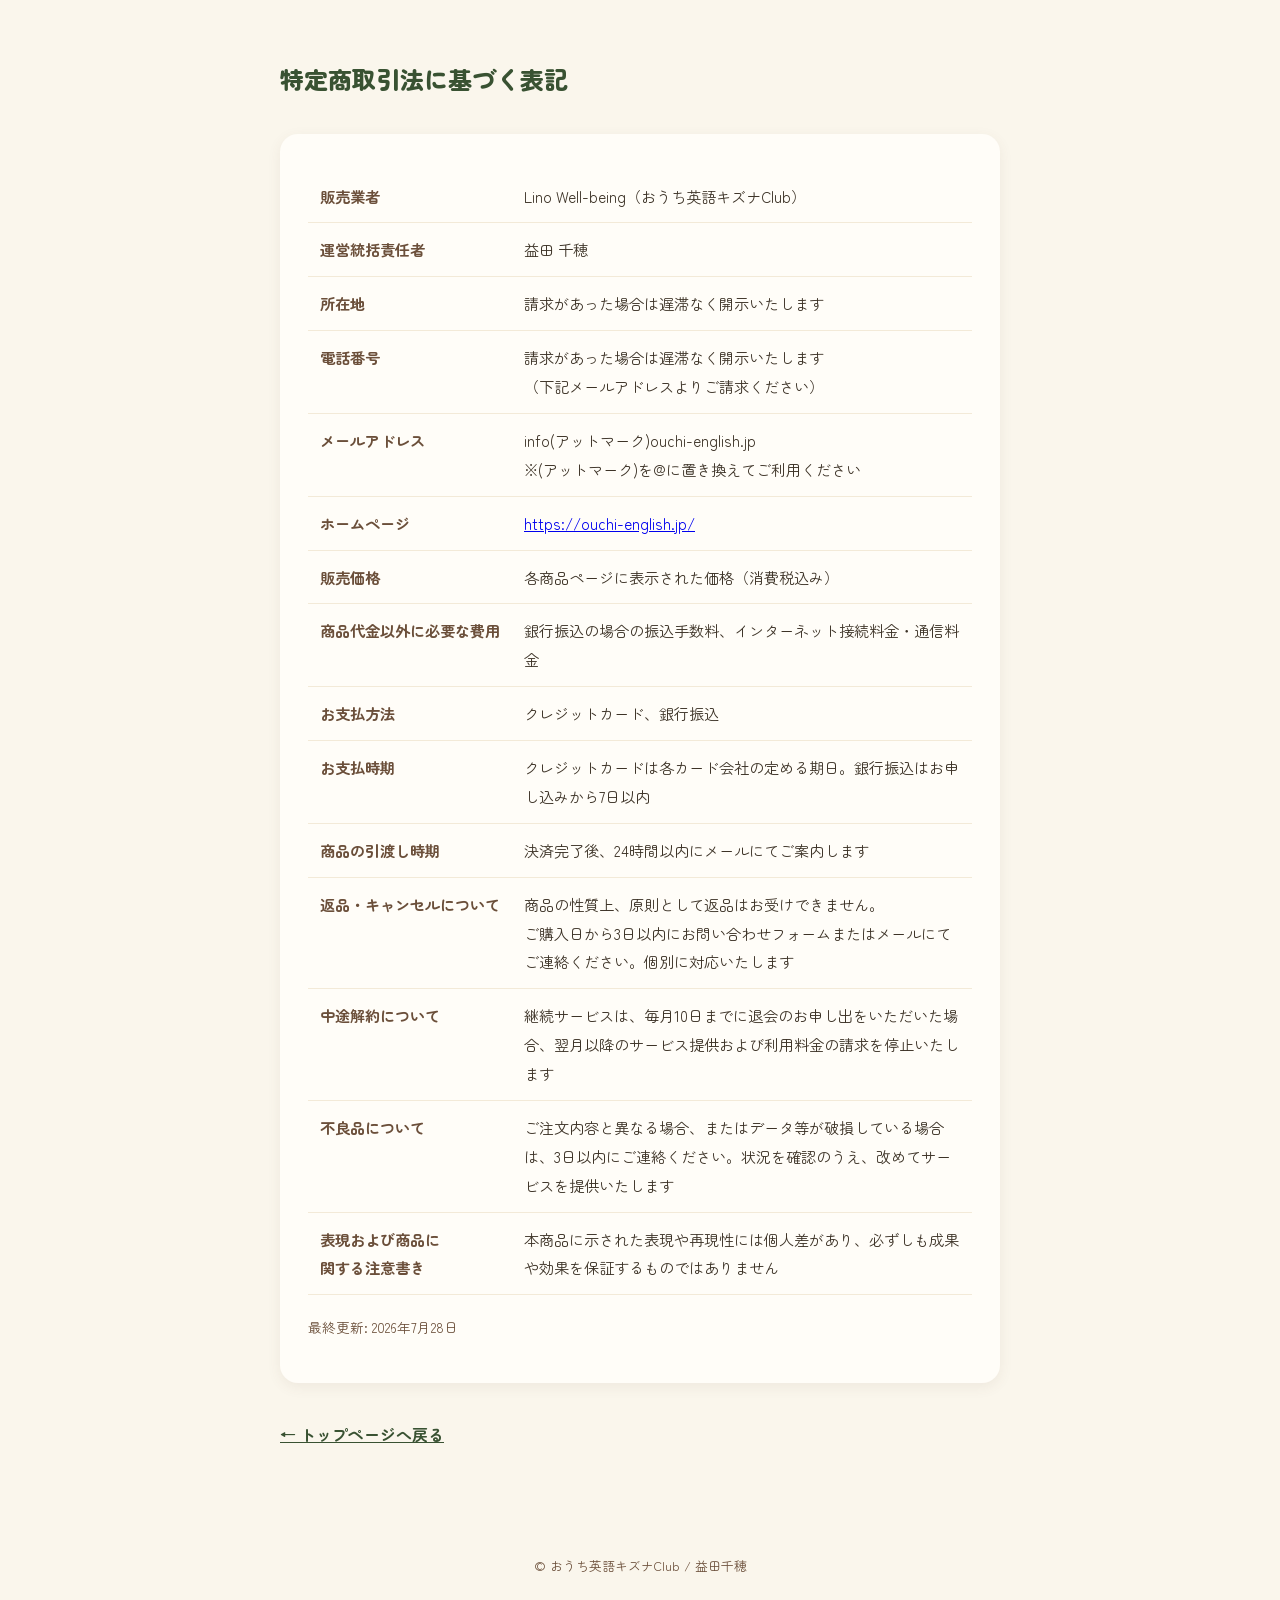
<file: tokusho.html>
<!DOCTYPE html>
<html lang="ja">
<head>
<meta charset="UTF-8">
<meta name="viewport" content="width=device-width, initial-scale=1.0">
<title>特定商取引法に基づく表記｜おうち英語キズナClub</title>
<meta name="description" content="おうち英語キズナClub（ouchi-english.jp）の特定商取引法に基づく表記です。">
<meta name="robots" content="noindex, follow">
<link rel="icon" href="data:image/svg+xml,<svg xmlns='http://www.w3.org/2000/svg' viewBox='0 0 100 100'><text y='.9em' font-size='90'>🧸</text></svg>">
<link rel="preconnect" href="https://fonts.googleapis.com">
<link rel="preconnect" href="https://fonts.gstatic.com" crossorigin>
<link href="https://fonts.googleapis.com/css2?family=Zen+Maru+Gothic:wght@400;500;700;900&display=swap" rel="stylesheet">
<style>
:root{--green-deep:#395232;--brown:#6b4f3a;--cream:#faf6ec;--white:#fffdf8;--ink:#3d3327;--cream-deep:#f3ead8}
*{margin:0;padding:0;box-sizing:border-box}
body{font-family:"Zen Maru Gothic","Hiragino Maru Gothic ProN",sans-serif;color:var(--ink);background:var(--cream);line-height:1.9}
main{max-width:760px;margin:0 auto;padding:56px 20px 80px}
h1{color:var(--green-deep);font-size:1.5rem;font-weight:900;margin-bottom:32px}
p{font-size:.95rem;margin-bottom:10px}
.card{background:var(--white);border-radius:18px;padding:32px 28px;box-shadow:0 4px 14px rgba(107,79,58,.08)}
.back{display:inline-block;margin-top:36px;color:var(--green-deep);font-weight:700}
table{border-collapse:collapse;width:100%;margin:4px 0;font-size:.95rem}
th,td{text-align:left;padding:12px;border-bottom:1px solid var(--cream-deep);vertical-align:top}
th{color:var(--brown);white-space:nowrap;font-weight:700;width:12em}
@media(max-width:600px){th,td{display:block;width:auto;padding:10px 12px}th{border-bottom:0;padding-bottom:0}}
.note{color:var(--brown);font-size:.85rem;margin-top:20px}
footer{text-align:center;color:var(--brown);font-size:.8rem;padding:24px}
</style>
</head>
<body>
<main>
<h1>特定商取引法に基づく表記</h1>
<div class="card">
<table>
<tr><th>販売業者</th><td>Lino Well-being（おうち英語キズナClub）</td></tr>
<tr><th>運営統括責任者</th><td>益田 千穂</td></tr>
<tr><th>所在地</th><td>請求があった場合は遅滞なく開示いたします</td></tr>
<tr><th>電話番号</th><td>請求があった場合は遅滞なく開示いたします<br>（下記メールアドレスよりご請求ください）</td></tr>
<tr><th>メールアドレス</th><td>info(アットマーク)ouchi-english.jp<br>※(アットマーク)を@に置き換えてご利用ください</td></tr>
<tr><th>ホームページ</th><td><a href="https://ouchi-english.jp/">https://ouchi-english.jp/</a></td></tr>
<tr><th>販売価格</th><td>各商品ページに表示された価格（消費税込み）</td></tr>
<tr><th>商品代金以外に必要な費用</th><td>銀行振込の場合の振込手数料、インターネット接続料金・通信料金</td></tr>
<tr><th>お支払方法</th><td>クレジットカード、銀行振込</td></tr>
<tr><th>お支払時期</th><td>クレジットカードは各カード会社の定める期日。銀行振込はお申し込みから7日以内</td></tr>
<tr><th>商品の引渡し時期</th><td>決済完了後、24時間以内にメールにてご案内します</td></tr>
<tr><th>返品・キャンセルについて</th><td>商品の性質上、原則として返品はお受けできません。<br>ご購入日から3日以内にお問い合わせフォームまたはメールにてご連絡ください。個別に対応いたします</td></tr>
<tr><th>中途解約について</th><td>継続サービスは、毎月10日までに退会のお申し出をいただいた場合、翌月以降のサービス提供および利用料金の請求を停止いたします</td></tr>
<tr><th>不良品について</th><td>ご注文内容と異なる場合、またはデータ等が破損している場合は、3日以内にご連絡ください。状況を確認のうえ、改めてサービスを提供いたします</td></tr>
<tr><th>表現および商品に<br>関する注意書き</th><td>本商品に示された表現や再現性には個人差があり、必ずしも成果や効果を保証するものではありません</td></tr>
</table>
<p class="note">最終更新: 2026年7月28日</p>
</div>
<a class="back" href="/">← トップページへ戻る</a>
</main>
<footer>© おうち英語キズナClub / 益田千穂</footer>
</body>
</html>
</file>
